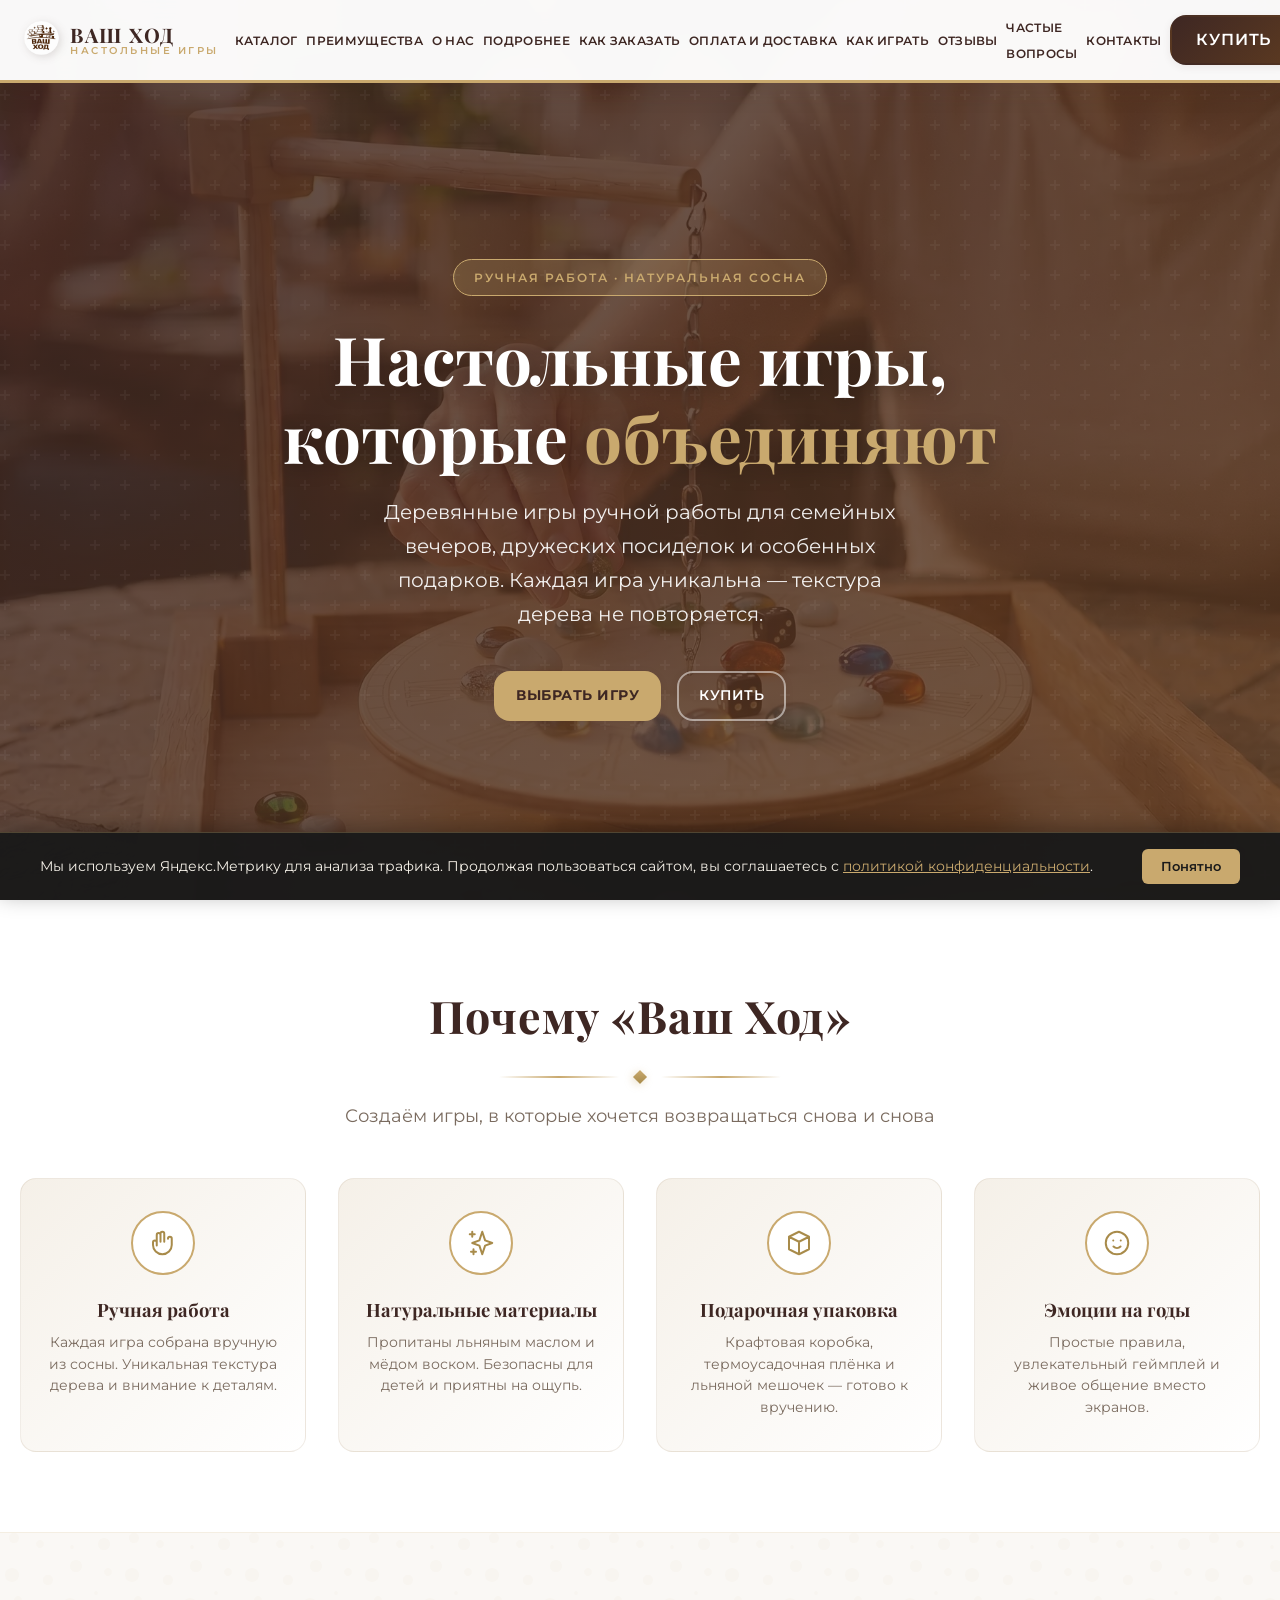
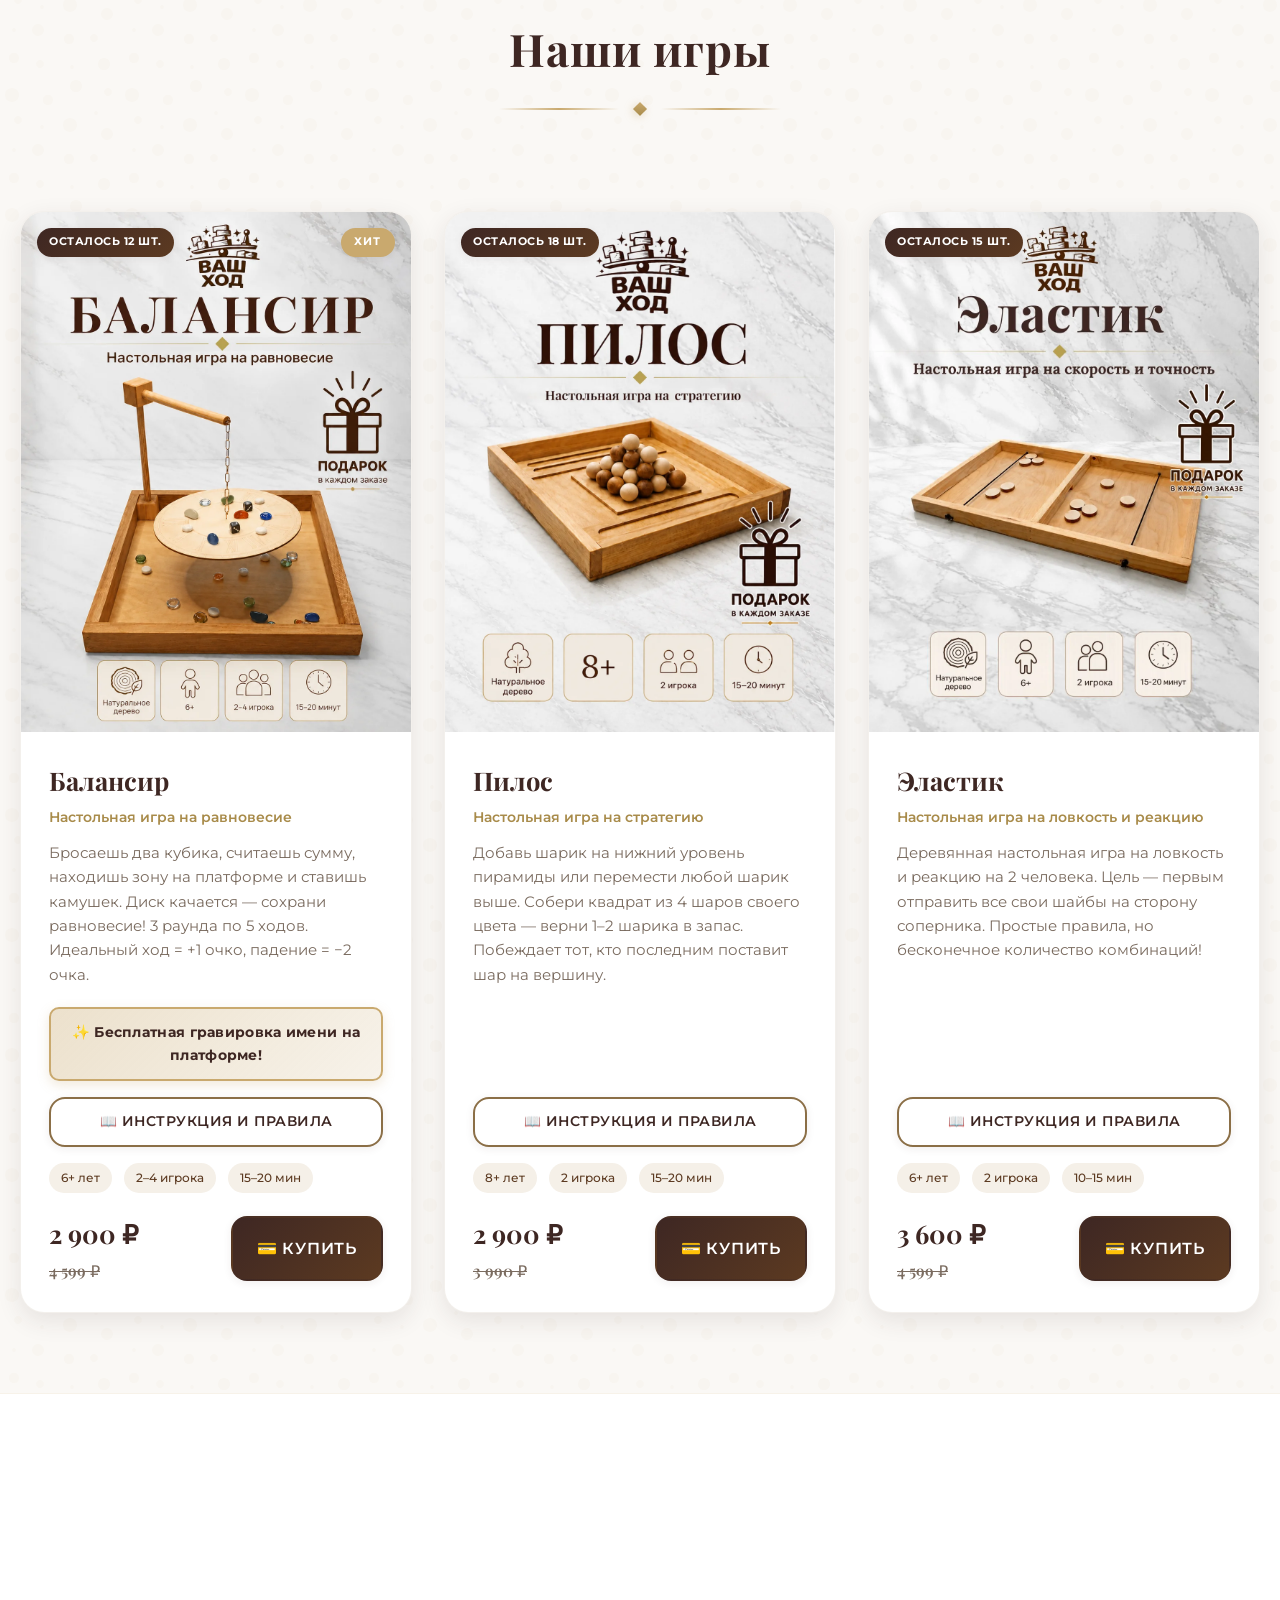
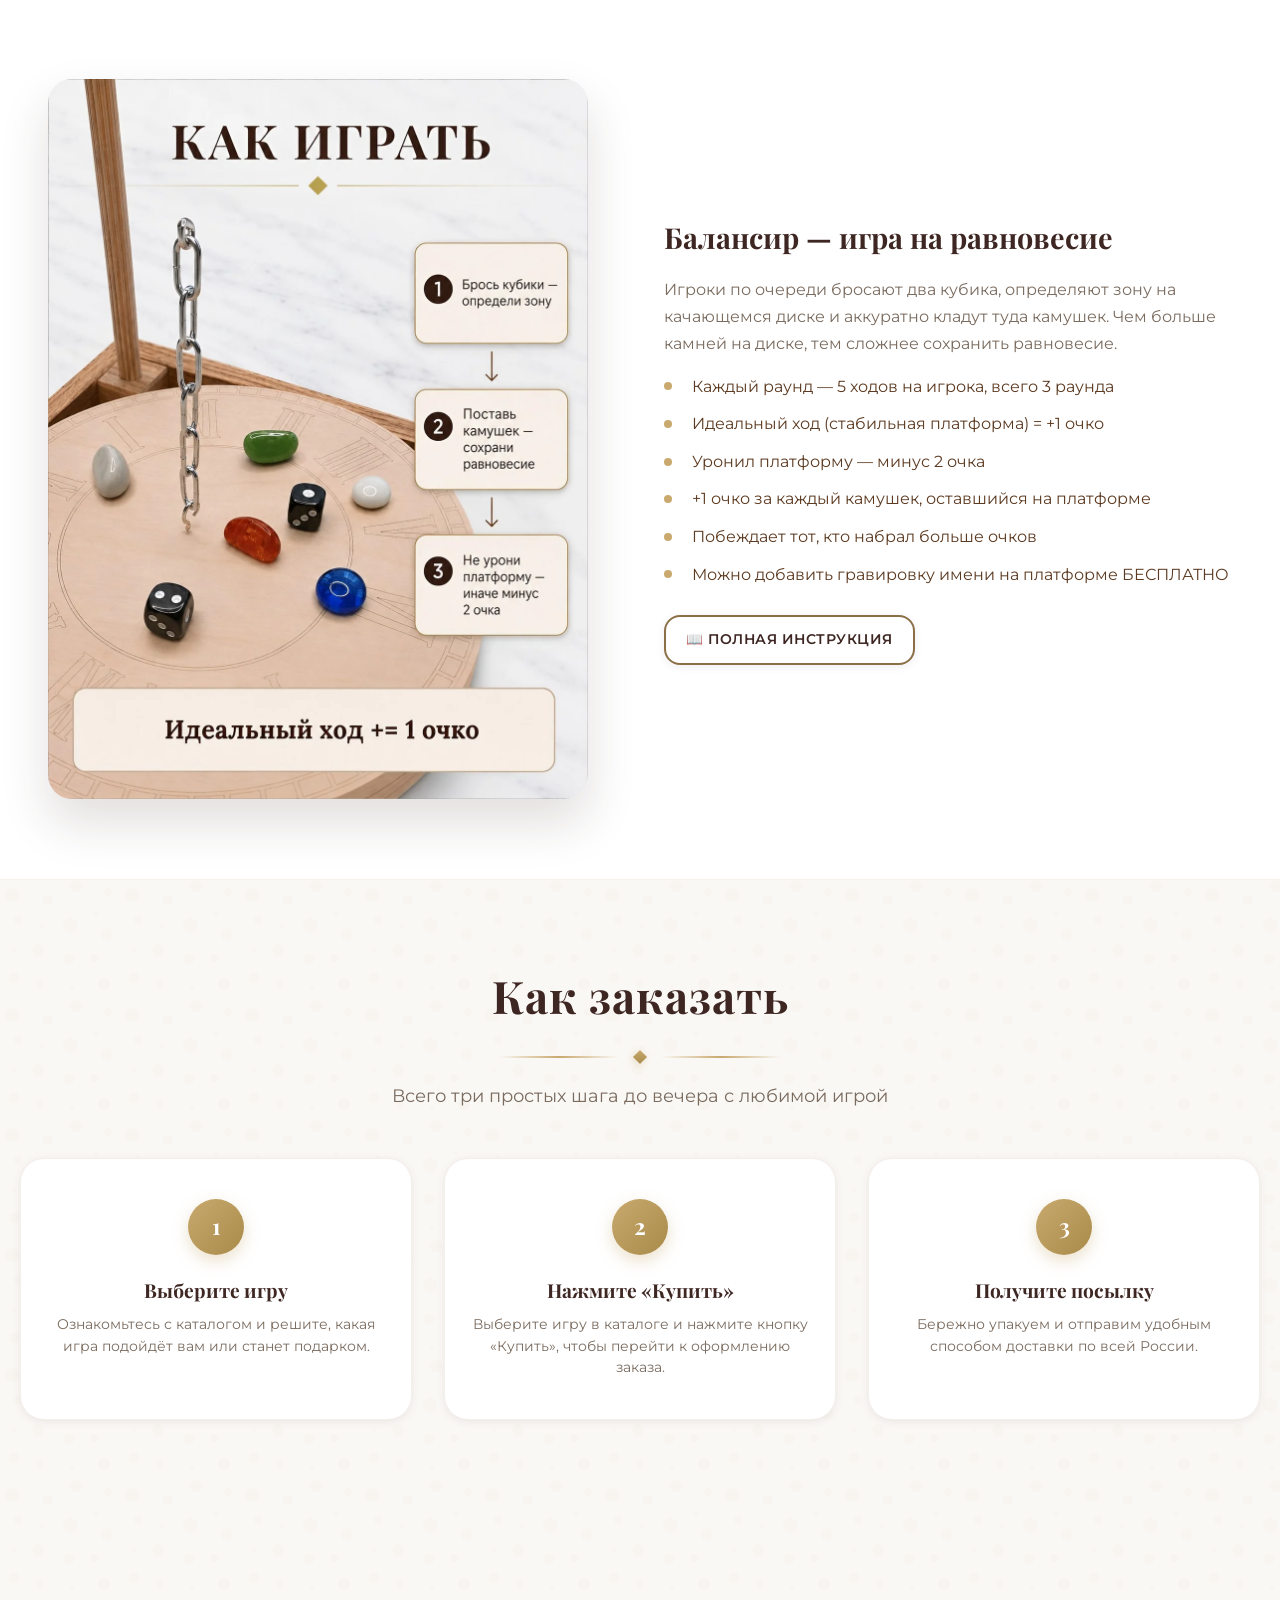
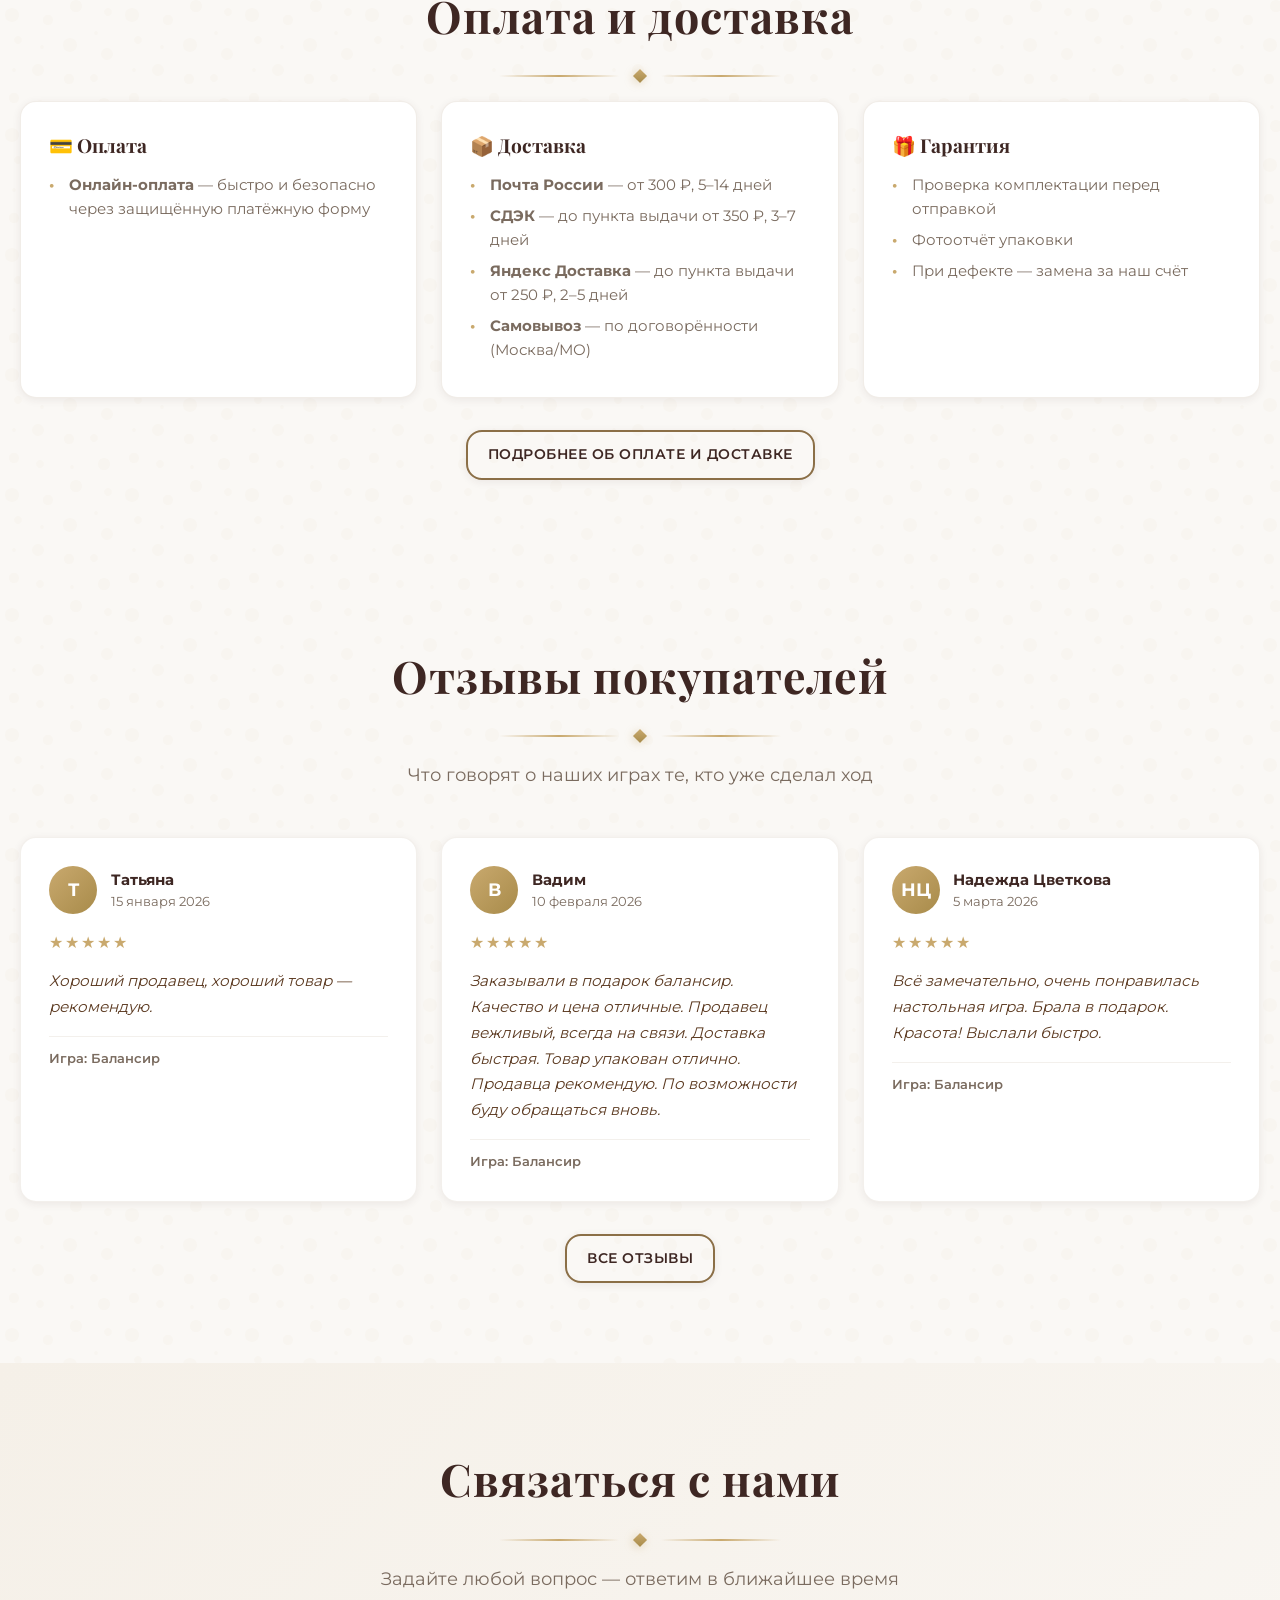
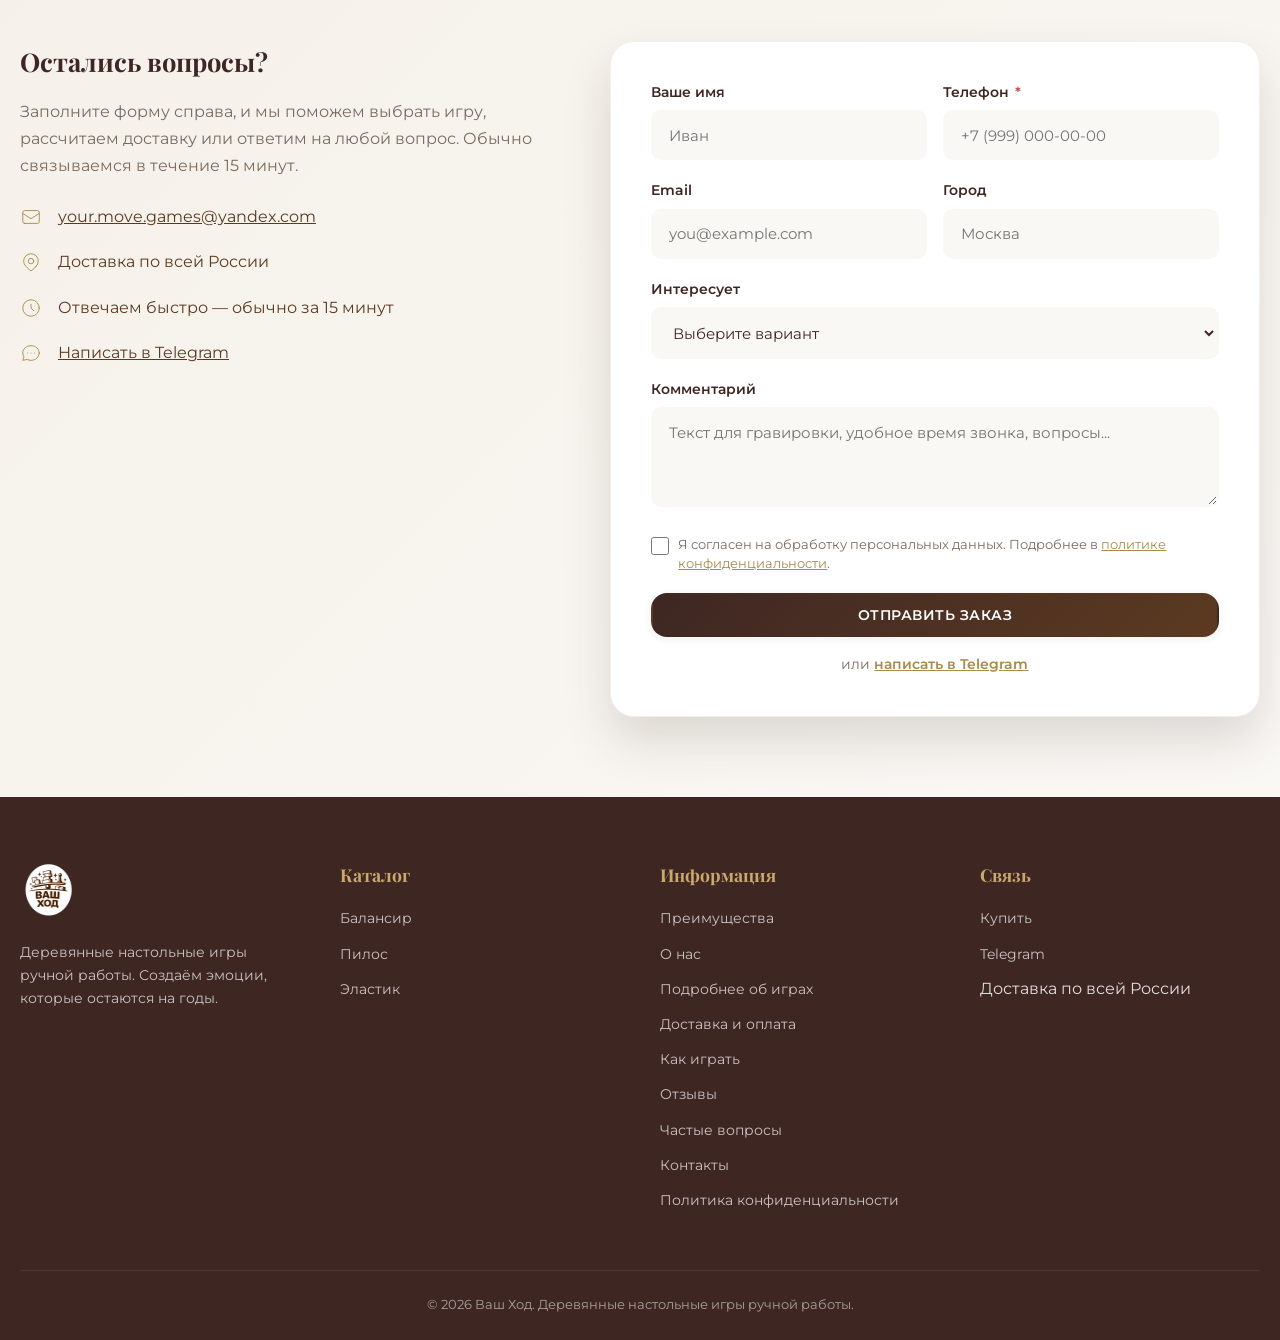
<file: index.html>
<!doctype html>
<html lang="ru">
    <head>
        <meta charset="UTF-8" />
        <meta name="geo.region" content="RU" />
        <meta name="geo.placename" content="Russia" />
        <meta name="geo.position" content="55.755826;37.6173" />
        <meta name="ICBM" content="55.755826, 37.6173" />
        <meta name="viewport" content="width=device-width, initial-scale=1.0" />
        <link rel="icon" type="image/x-icon" href="/favicon.ico" />
        <link rel="icon" type="image/png" sizes="32x32" href="/favicon.png" />
        <link rel="apple-touch-icon" sizes="180x180" href="/apple-touch-icon.png" />
        <title>Ваш Ход — Деревянные настольные игры ручной работы</title>
        <meta
            name="description"
            content="Ваш Ход — авторские деревянные настольные игры ручной работы из натуральных материалов. Балансир, Пилос и Эластик. Подарочная упаковка. Доставка по России."
        />
        <meta
            name="keywords"
            content="деревянные настольные игры, Ваш Ход, Балансир, Пилос, Эластик, ручная работа, подарок, настольная игра"
        />

        <!-- Open Graph -->
        <meta property="og:type" content="website" />
        <meta property="og:url" content="https://vashhod.online/" />
        <meta
            property="og:title"
            content="Ваш Ход — Деревянные настольные игры ручной работы"
        />
        <meta
            property="og:description"
            content="Авторские деревянные настольные игры ручной работы. Балансир, Пилос, Эластик. Подарочная упаковка."
        />
        <meta property="og:image" content="https://vashhod.online/images/balansir/main.webp?v=3" />
        <meta property="og:locale" content="ru_RU" />

        <!-- Fonts -->
        <!-- Styles -->
        <link rel="stylesheet" href="fonts/fonts.css" />
<link rel="stylesheet" href="css/style.css?v=7" />

        <!-- Schema.org -->
        <script type="application/ld+json">
            {
                "@context": "https://schema.org",
                "@graph": [
                    {
                        "@type": "Organization",
                        "name": "Ваш Ход",
                        "description": "Деревянные настольные игры ручной работы",
                        "url": "https://vashhod.online",
                        "logo": "https://vashhod.online/images/logo.png",
                        "address": {
                            "@type": "PostalAddress",
                            "addressCountry": "RU"
                        },
                        "sameAs": []
                    },
                    {
                        "@type": "Product",
                        "name": "Балансир",
                        "image": "images/balansir/main.webp?v=3",
                        "description": "Настольная игра на равновесие из натурального дерева",
                        "brand": { "@type": "Brand", "name": "Ваш Ход" },
                        "offers": {
                            "@type": "Offer",
                            "price": "2900",
                            "priceCurrency": "RUB",
                            "availability": "https://schema.org/InStock",
                            "url": "https://vashhod.online/balansir.html"
                        }
                    },
                    {
                        "@type": "Product",
                        "name": "Пилос",
                        "image": "images/pilos/main.webp?v=3",
                        "description": "Настольная игра на стратегию из натурального дерева",
                        "brand": { "@type": "Brand", "name": "Ваш Ход" },
                        "offers": {
                            "@type": "Offer",
                            "price": "2900",
                            "priceCurrency": "RUB",
                            "availability": "https://schema.org/InStock",
                            "url": "https://vashhod.online/pilos.html"
                        }
                    },
                    {
                        "@type": "Product",
                        "name": "Эластик",
                        "image": "https://vashhod.online/images/elastik/main.webp?v=3",
                        "description": "Настольная игра на меткость из натурального дерева ручной работы",
                        "brand": { "@type": "Brand", "name": "Ваш Ход" },
                        "offers": {
                            "@type": "Offer",
                            "price": "3600",
                            "priceCurrency": "RUB",
                            "availability": "https://schema.org/InStock",
                            "url": "https://vashhod.online/elastik.html"
                        }
                    }
                ]
            }
        </script>
        <style>.hp-field{position:absolute;left:-9999px;top:-9999px;opacity:0;height:0;width:0;overflow:hidden;}</style>
    
<!-- Yandex.Metrika -->
<script>window.yandexMetrikaId = '109822269';</script>
<script src="js/metrika.js"></script>
<noscript><div>src="https://mc.yandex.ru/watch/109822269" style="position:absolute; left:-9999px;" alt="" /></div></noscript>
<!-- /Yandex.Metrika -->
    <link rel="canonical" href="https://vashhod.online/" />
</head>
    <body>
        <!-- Header -->
        <header class="header" id="header">
            <div class="container nav">
                <a href="#" class="logo" aria-label="Ваш Ход — на главную">
                    <picture><source srcset="images/logo.webp" type="image/webp"><img src="images/logo.png"
                        alt="Логотип Ваш Ход"
                        width="56"
                        height="56"
                    /></picture>
                    <div class="logo-text">
                        <span class="logo-main">ВАШ ХОД</span>
                        <span class="logo-sub">Настольные игры</span>
                    </div>
                </a>

                <nav aria-label="Главное меню">
                    <ul class="nav-menu" id="navMenu">
                        <li><a href="#catalog" class="nav-link">Каталог</a></li>
                        <li>
                            <a href="#features" class="nav-link"
                                >Преимущества</a
                            >
                        </li>
                        <li>
                            <a href="about.html" class="nav-link">О нас</a>
                        </li>
                        <li>
                            <a href="#details" class="nav-link">Подробнее</a>
                        </li>
                        <li>
                            <a href="#order" class="nav-link">Как заказать</a>
                        </li>
                        <li>
                            <a href="delivery.html" class="nav-link"
                                >Оплата и доставка</a
                            >
                        </li>
                        <li>
                            <a href="wiki.html" class="nav-link">Как играть</a>
                        </li>
                        <li>
                            <a href="reviews.html" class="nav-link">Отзывы</a>
                        </li>
                        <li>
                            <a href="faq.html" class="nav-link"
                                >Частые<br />вопросы</a
                            >
                        </li>
                        <li>
                            <a href="#contact" class="nav-link">Контакты</a>
                        </li>
<li class="nav-cta">
                            <a
                                href="checkout.html"
                                class="btn btn-primary"
                                style="
                                    padding: 0.65rem 1.5rem;
                                    font-size: 1rem;
                                    letter-spacing: 0.8px;
                                "
                                >Купить</a
                            >
                        </li>
                    </ul>
                </nav>

                <a
                    href="checkout.html"
                    class="btn btn-primary desktop-cta"
                    style="
                        padding: 0.65rem 1.5rem;
                        font-size: 1rem;
                        letter-spacing: 0.8px;
                    "
                    >Купить</a
                >
<button
                    class="mobile-menu-btn"
                    id="mobileMenuBtn"
                    aria-label="Открыть меню"
                    aria-expanded="false"
                    aria-controls="navMenu"
                >
                    <span></span>
                    <span></span>
                    <span></span>
                </button>
            </div>
        </header>

        <main>
            <!-- Hero -->
            <section class="hero" id="hero">
                <div class="hero-bg" aria-hidden="true"></div>
                <div class="hero-pattern" aria-hidden="true"></div>
                <div class="container hero-content">
                    <span class="hero-badge"
                        >Ручная работа · Натуральная сосна</span
                    >
                    <h1 class="hero-title">
                        Настольные игры, <br />которые <span>объединяют</span>
                    </h1>
                    <p class="hero-desc">
                        Деревянные игры ручной работы для семейных
                        вечеров, дружеских посиделок и особенных подарков.
                        Каждая игра уникальна — текстура дерева не повторяется.
                    </p>
                    <div class="hero-actions">
                        <a href="#catalog" class="btn btn-primary"
                            >Выбрать игру</a
                        >
                        <a href="#contact" class="btn btn-outline"
                            >Купить</a
                        >
                    </div>
                </div>
            </section>

            <!-- Features -->
            <section class="section features" id="features">
                <div class="container">
                    <h2 class="section-title animate-on-scroll">
                        Почему «Ваш Ход»
                    </h2>
                    <div class="gold-line animate-on-scroll">
                        <div class="diamond"></div>
                    </div>
                    <p class="section-subtitle animate-on-scroll">
                        Создаём игры, в которые хочется возвращаться снова и
                        снова
                    </p>

                    <div class="features-grid">
                        <article class="feature-card animate-on-scroll">
                            <div class="feature-icon" aria-hidden="true">
                                <svg
                                    xmlns="http://www.w3.org/2000/svg"
                                    fill="none"
                                    viewBox="0 0 24 24"
                                    stroke="currentColor"
                                >
                                    <path
                                        stroke-linecap="round"
                                        stroke-linejoin="round"
                                        d="M7 11.5V14m0-2.5v-6a1.5 1.5 0 113 0m-3 6a1.5 1.5 0 00-3 0v2a7.5 7.5 0 0015 0v-5a1.5 1.5 0 00-3 0m-6-3V11m0-5.5v-1a1.5 1.5 0 013 0v1m0 0V11"
                                    />
                                </svg>
                            </div>
                            <h3 class="feature-title">Ручная работа</h3>
                            <p class="feature-text">
                                Каждая игра собрана вручную из сосны.
                                Уникальная текстура дерева и внимание к деталям.
                            </p>
                        </article>

                        <article class="feature-card animate-on-scroll">
                            <div class="feature-icon" aria-hidden="true">
                                <svg
                                    xmlns="http://www.w3.org/2000/svg"
                                    fill="none"
                                    viewBox="0 0 24 24"
                                    stroke="currentColor"
                                >
                                    <path
                                        stroke-linecap="round"
                                        stroke-linejoin="round"
                                        d="M5 3v4M3 5h4M6 17v4m-2-2h4m5-16l2.286 6.857L21 12l-5.714 2.143L13 21l-2.286-6.857L5 12l5.714-2.143L13 3z"
                                    />
                                </svg>
                            </div>
                            <h3 class="feature-title">Натуральные материалы</h3>
                            <p class="feature-text">
                                Пропитаны льняным маслом и мёдом воском.
                                Безопасны для детей и приятны на ощупь.
                            </p>
                        </article>

                        <article class="feature-card animate-on-scroll">
                            <div class="feature-icon" aria-hidden="true">
                                <svg
                                    xmlns="http://www.w3.org/2000/svg"
                                    fill="none"
                                    viewBox="0 0 24 24"
                                    stroke="currentColor"
                                >
                                    <path
                                        stroke-linecap="round"
                                        stroke-linejoin="round"
                                        d="M20 7l-8-4-8 4m16 0l-8 4m8-4v10l-8 4m0-10L4 7m8 4v10M4 7v10l8 4"
                                    />
                                </svg>
                            </div>
                            <h3 class="feature-title">Подарочная упаковка</h3>
                            <p class="feature-text">
                                Крафтовая коробка, термоусадочная плёнка и
                                льняной мешочек — готово к вручению.
                            </p>
                        </article>

                        <article class="feature-card animate-on-scroll">
                            <div class="feature-icon" aria-hidden="true">
                                <svg
                                    xmlns="http://www.w3.org/2000/svg"
                                    fill="none"
                                    viewBox="0 0 24 24"
                                    stroke="currentColor"
                                >
                                    <path
                                        stroke-linecap="round"
                                        stroke-linejoin="round"
                                        d="M14.828 14.828a4 4 0 01-5.656 0M9 10h.01M15 10h.01M21 12a9 9 0 11-18 0 9 9 0 0118 0z"
                                    />
                                </svg>
                            </div>
                            <h3 class="feature-title">Эмоции на годы</h3>
                            <p class="feature-text">
                                Простые правила, увлекательный геймплей и живое
                                общение вместо экранов.
                            </p>
                        </article>
                    </div>
                </div>
            </section>

            <!-- Catalog -->
            <section class="section" id="catalog">
                <div class="container">
                    <h2 class="section-title animate-on-scroll">Наши игры</h2>
                    <div class="gold-line animate-on-scroll">
                        <div class="diamond"></div>
                    </div>
                    <p class="section-subtitle animate-on-scroll">
                        Выберите игру для себя или в подарок близким
                    </p>

                    <div class="catalog-grid">
                        <!-- Balansir -->
                        <article
                            class="product-card animate-on-scroll"
                            itemscope
                            itemtype="https://schema.org/Product"
                        >
                            <div class="product-image">
                                <picture><source srcset="images/balansir/main.webp?v=3" type="image/webp"><img src="images/balansir/main.webp?v=3" width="1086" height="1448"
                                    alt="Настольная игра Балансир"
                                    itemprop="image"
                                    data-gallery="balansir"
                                /></picture>
                                <span class="product-badge">Хит</span>
                                <span class="stock-counter">Осталось 12 шт.</span>
                            </div>
                            <div class="product-info">
                                <h3 class="product-name" itemprop="name">
                                    Балансир
                                </h3>
                                <p class="product-tagline">
                                    Настольная игра на равновесие
                                </p>
                                <p class="product-desc" itemprop="description">
                                    Бросаешь два кубика, считаешь сумму,
                                    находишь зону на платформе и ставишь
                                    камушек. Диск качается — сохрани равновесие!
                                    3 раунда по 5 ходов. Идеальный ход = +1
                                    очко, падение = −2 очка.
                                </p>
                                <div style="background: linear-gradient(135deg, rgba(201,169,110,0.35), rgba(201,169,110,0.15)); border: 2px solid var(--color-gold); border-radius: var(--radius-sm); padding: 0.75rem 1rem; margin-bottom: 1rem; font-size: 0.9rem; font-weight: 700; color: var(--color-dark); text-align: center; letter-spacing: 0.3px; box-shadow: 0 4px 12px rgba(201,169,110,0.25);">
                                    ✨ Бесплатная гравировка имени на платформе!
                                </div>
                                <a
                                    href="balansir.html"
                                    class="btn btn-outline"
                                    style="width: 100%; margin-bottom: 1rem"
                                    >📖 Инструкция и правила</a
                                >
                                <div class="product-meta">
                                    <span>6+ лет</span>
                                    <span>2–4 игрока</span>
                                    <span>15–20 мин</span>
                                </div>
                                <div class="product-footer">
                                    <div
                                        class="product-price"
                                        itemprop="offers"
                                        itemscope
                                        itemtype="https://schema.org/Offer"
                                    >
                                        <span itemprop="price" content="2900"
                                            >2 900</span
                                        >
                                        ₽
                                        <span class="old">4 599 ₽</span>
                                        <meta
                                            itemprop="priceCurrency"
                                            content="RUB"
                                        />
                                    </div>
                                    <div style="display:flex;gap:0.5rem;flex-wrap:wrap;">
                                        <a
                                            href="checkout.html"
                                            class="btn btn-primary"
                                            style="width:100%; padding:1.1rem 1.5rem; font-size:1rem; letter-spacing:0.8px;"
                                            >💳 Купить</a
                                        >
                                    </div>
                                </div>
                            </div>
                        </article>

                        <!-- Pilos -->
                        <article
                            class="product-card animate-on-scroll"
                            itemscope
                            itemtype="https://schema.org/Product"
                        >
                            <div class="product-image">
                                <picture><source srcset="images/pilos/main.webp?v=3" type="image/webp"><img src="images/pilos/main.webp?v=3" width="1086" height="1448"
                                    alt="Настольная игра Пилос"
                                    itemprop="image"
                                    data-gallery="pilos"
                                /></picture>
                                <span class="stock-counter">Осталось 18 шт.</span>
                            </div>
                            <div class="product-info">
                                <h3 class="product-name" itemprop="name">
                                    Пилос
                                </h3>
                                <p class="product-tagline">
                                    Настольная игра на стратегию
                                </p>
                                <p class="product-desc" itemprop="description">
                                    Добавь шарик на нижний уровень пирамиды или
                                    перемести любой шарик выше. Собери квадрат
                                    из 4 шаров своего цвета — верни 1–2 шарика в
                                    запас. Побеждает тот, кто последним поставит
                                    шар на вершину.
                                </p>
                                <a
                                    href="pilos.html"
                                    class="btn btn-outline"
                                    style="width: 100%; margin-bottom: 1rem"
                                    >📖 Инструкция и правила</a
                                >
                                <div class="product-meta">
                                    <span>8+ лет</span>
                                    <span>2 игрока</span>
                                    <span>15–20 мин</span>
                                </div>
                                <div class="product-footer">
                                    <div
                                        class="product-price"
                                        itemprop="offers"
                                        itemscope
                                        itemtype="https://schema.org/Offer"
                                    >
                                        <span itemprop="price" content="2900"
                                            >2 900</span
                                        >
                                        ₽
                                        <span class="old">3 990 ₽</span>
                                        <meta
                                            itemprop="priceCurrency"
                                            content="RUB"
                                        />
                                    </div>
                                    <div style="display:flex;gap:0.5rem;flex-wrap:wrap;">
                                        <a
                                            href="checkout.html"
                                            class="btn btn-primary"
                                            style="width:100%; padding:1.1rem 1.5rem; font-size:1rem; letter-spacing:0.8px;"
                                            >💳 Купить</a
                                        >
                                    </div>
                                </div>
                            </div>
                        </article>

                        <!-- Elastik -->
                        <article
                            class="product-card animate-on-scroll"
                            itemscope
                            itemtype="https://schema.org/Product"
                        >
                            <div class="product-image">
                                <picture><source srcset="images/elastik/main.webp?v=2" type="image/webp"><img src="images/elastik/main.webp?v=2" width="1086" height="1448"
                                    alt="Настольная игра Эластик"
                                    itemprop="image"
                                    data-gallery="elastik"
                                /></picture>
                                <span class="stock-counter">Осталось 15 шт.</span>
                            </div>
                            <div class="product-info">
                                <h3 class="product-name" itemprop="name">
                                    Эластик
                                </h3>
                                <p class="product-tagline">
                                    Настольная игра на ловкость и реакцию
                                </p>
                                <p class="product-desc" itemprop="description">
                                    Деревянная настольная игра на ловкость и
                                    реакцию на 2 человека. Цель — первым отправить
                                    все свои шайбы на сторону соперника. Простые
                                    правила, но бесконечное количество комбинаций!
                                </p>
                                <a
                                    href="elastik.html"
                                    class="btn btn-outline"
                                    style="width: 100%; margin-bottom: 1rem"
                                    >📖 Инструкция и правила</a
                                >
                                <div class="product-meta">
                                    <span>6+ лет</span>
                                    <span>2 игрока</span>
                                    <span>10–15 мин</span>
                                </div>
                                <div class="product-footer">
                                    <div
                                        class="product-price"
                                        itemprop="offers"
                                        itemscope
                                        itemtype="https://schema.org/Offer"
                                    >
                                        <span itemprop="price" content="3600"
                                            >3 600</span
                                        >
                                        ₽
                                        <span class="old">4 599 ₽</span>
                                        <meta
                                            itemprop="priceCurrency"
                                            content="RUB"
                                        />
                                    </div>
                                    <div style="display:flex;gap:0.5rem;flex-wrap:wrap;">
                                        <a
                                            href="checkout.html"
                                            class="btn btn-primary"
                                            style="width:100%; padding:1.1rem 1.5rem; font-size:1rem; letter-spacing:0.8px;"
                                            >💳 Купить</a
                                        >
                                    </div>
                                </div>
                            </div>
                        </article>
                    </div>
                </div>
            </section>

            <!-- Product Details -->
            <section class="section details-section" id="details">
                <div class="container">
                    <h2 class="section-title animate-on-scroll">
                        Как устроены игры
                    </h2>
                    <div class="gold-line animate-on-scroll">
                        <div class="diamond"></div>
                    </div>

                    <div
                        class="details-tabs animate-on-scroll"
                        role="tablist"
                        aria-label="Подробности об играх"
                    >
                        <button
                            class="details-tab active"
                            role="tab"
                            aria-selected="true"
                            aria-controls="panel-balansir"
                            id="tab-balansir"
                        >
                            Балансир
                        </button>
                        <button
                            class="details-tab"
                            role="tab"
                            aria-selected="false"
                            aria-controls="panel-pilos"
                            id="tab-pilos"
                        >
                            Пилос
                        </button>
                        <button
                            class="details-tab"
                            role="tab"
                            aria-selected="false"
                            aria-controls="panel-elastik"
                            id="tab-elastik"
                        >
                            Эластик
                        </button>
                        <button
                            class="details-tab"
                            role="tab"
                            aria-selected="false"
                            aria-controls="panel-craft"
                            id="tab-craft"
                        >
                            Материалы
                        </button>
                    </div>

                    <div class="details-panels">
                        <div
                            class="details-panel active"
                            id="panel-balansir"
                            role="tabpanel"
                            aria-labelledby="tab-balansir"
                        >
                            <div class="details-grid">
                                <div class="details-media">
                                    <picture><source srcset="images/balansir/howtoplay.webp?v=3" type="image/webp"><img src="images/balansir/howtoplay.webp?v=3" width="1086" height="1448"
                                        alt="Как играть в Балансир"
                                    /></picture>
                                </div>
                                <div class="details-content">
                                    <h3>Балансир — игра на равновесие</h3>
                                    <p>
                                        Игроки по очереди бросают два кубика,
                                        определяют зону на качающемся диске и
                                        аккуратно кладут туда камушек. Чем
                                        больше камней на диске, тем сложнее
                                        сохранить равновесие.
                                    </p>
                                    <ul class="details-list">
                                        <li>
                                            Каждый раунд — 5 ходов на игрока,
                                            всего 3 раунда
                                        </li>
                                        <li>
                                            Идеальный ход (стабильная платформа)
                                            = +1 очко
                                        </li>
                                        <li>Уронил платформу — минус 2 очка</li>
                                        <li>
                                            +1 очко за каждый камушек,
                                            оставшийся на платформе
                                        </li>
                                        <li>
                                            Побеждает тот, кто набрал больше
                                            очков
                                        </li>
                                        <li>
                                            Можно добавить гравировку имени на
                                            платформе БЕСПЛАТНО
                                        </li>
                                    </ul>
                                    <a
                                        href="balansir.html"
                                        class="btn btn-outline mt-2"
                                        >📖 Полная инструкция</a
                                    >
                                </div>
                            </div>
                        </div>

                        <div
                            class="details-panel"
                            id="panel-pilos"
                            role="tabpanel"
                            aria-labelledby="tab-pilos"
                            hidden
                        >
                            <div class="details-grid">
                                <div class="details-media">
                                    <picture><source srcset="images/pilos/howtoplay.webp?v=3" type="image/webp"><img src="images/pilos/howtoplay.webp?v=3" width="1086" height="1448"
                                        alt="Как играть в Пилос"
                                    /></picture>
                                </div>
                                <div class="details-content">
                                    <h3>Пилос — игра на стратегию</h3>
                                    <p>
                                        Игроки по очереди ставят или перемещают
                                        шарики на пирамиду. Цель — последним
                                        разместить шарик на вершине.
                                    </p>
                                    <ul class="details-list">
                                        <li>2 игрока, 8+ лет</li>
                                        <li>
                                            Деревянное поле-основание и 30
                                            шариков (2 цвета по 15)
                                        </li>
                                        <li>
                                            Добавить шарик на нижний уровень или
                                            переместить на уровень выше
                                        </li>
                                        <li>
                                            Квадрат из 4 шаров = возврат 1–2
                                            шаров с верхних уровней в запас
                                        </li>
                                        <li>
                                            Последний успешный ход на вершину =
                                            победа
                                        </li>
                                    </ul>
                                    <a
                                        href="pilos.html"
                                        class="btn btn-outline mt-2"
                                        >📖 Полная инструкция</a
                                    >
                                </div>
                            </div>
                        </div>

                        <div
                            class="details-panel"
                            id="panel-craft"
                            role="tabpanel"
                            aria-labelledby="tab-craft"
                            hidden
                        >
                            <div class="details-grid">
                                <div class="details-media">
                                    <picture><source srcset="images/balansir/handmade.webp?v=3" type="image/webp"><img src="images/balansir/handmade.webp?v=3" width="1086" height="1448"
                                        alt="Материалы и качество изготовления"
                                    /></picture>
                                </div>
                                <div class="details-content">
                                    <h3>Сделано вручную с заботой</h3>
                                    <p>
                                        Для каждой игры мы отбираем лучшие сорта
                                        сосны, шлифуем поверхность до
                                        шелковистости и покрываем натуральным
                                        льняным маслом с мёдом воском.
                                    </p>
                                    <ul class="details-list">
                                        <li>Натуральная сосна</li>
                                        <li>
                                            Пропитка льняным маслом и мёдом
                                            воском
                                        </li>
                                        <li>
                                            Безопасно для детей любого возраста
                                        </li>
                                        <li>
                                            Каждая текстура дерева уникальна
                                        </li>
                                        <li>
                                            Подарочная крафтовая упаковка в
                                            комплекте
                                        </li>
                                    </ul>
                                </div>
                            </div>
                        </div>
                        <div
                            class="details-panel"
                            id="panel-elastik"
                            role="tabpanel"
                            aria-labelledby="tab-elastik"
                            hidden
                        >
                            <div class="details-grid">
                                <div class="details-media">
                                    <picture><source srcset="images/elastik/howtoplay.webp" type="image/webp"><img src="images/elastik/howtoplay.webp" width="1086" height="1448"
                                        alt="Как играть в Эластик"
                                    /></picture>
                                </div>
                                <div class="details-content">
                                    <h3>Эластик — игра на ловкость</h3>
                                    <p>
                                        Деревянная настольная игра на ловкость и
                                        реакцию на 2 человека. С помощью резинки
                                        запускайте шайбы на сторону соперника.
                                        Цель — первым отправить все свои шайбы
                                        на чужую половину!
                                    </p>
                                    <ul class="details-list">
                                        <li>2 игрока, 6+ лет</li>
                                        <li>
                                            Деревянное поле с перегородкой и 10
                                            шайб одного цвета
                                        </li>
                                        <li>
                                            Каждый игрок берёт по 5 шайб и
                                            выкладывает их на своей стороне
                                        </li>
                                        <li>
                                            Запустите шайбу резинкой так, чтобы
                                            она оказалась на стороне соперника
                                        </li>
                                        <li>
                                            Первым отправьте все свои шайбы на
                                            чужую половину
                                        </li>
                                        <li>
                                            Промах: шайба возвращается на свою
                                            сторону
                                        </li>
                                    </ul>
                                    <a
                                        href="elastik.html"
                                        class="btn btn-outline mt-2"
                                        >📖 Полная инструкция</a
                                    >
                                </div>
                            </div>
                        </div>
                    </div>
                </div>
            </section>

            <!-- How to Order -->
            <section class="section" id="order">
                <div class="container">
                    <h2 class="section-title animate-on-scroll">
                        Как заказать
                    </h2>
                    <div class="gold-line animate-on-scroll">
                        <div class="diamond"></div>
                    </div>
                    <p class="section-subtitle animate-on-scroll">
                        Всего три простых шага до вечера с любимой игрой
                    </p>

                    <div class="steps-grid">
                        <article class="step-card animate-on-scroll">
                            <div class="step-number">1</div>
                            <h3 class="step-title">Выберите игру</h3>
                            <p class="step-text">
                                Ознакомьтесь с каталогом и решите, какая игра
                                подойдёт вам или станет подарком.
                            </p>
                        </article>

                        <article class="step-card animate-on-scroll">
                            <div class="step-number">2</div>
                            <h3 class="step-title">Нажмите «Купить»</h3>
                            <p class="step-text">
                                Выберите игру в каталоге и нажмите кнопку
                                «Купить», чтобы перейти к оформлению заказа.
                            </p>
                        </article>

                        <article class="step-card animate-on-scroll">
                            <div class="step-number">3</div>
                            <h3 class="step-title">Получите посылку</h3>
                            <p class="step-text">
                                Бережно упакуем и отправим удобным способом
                                доставки по всей России.
                            </p>
                        </article>
                    </div>
                </div>
            </section>

            <!-- Payment & Delivery -->
            <section class="section" id="payment-delivery">
                <div class="container">
                    <h2 class="section-title animate-on-scroll">
                        Оплата и доставка
                    </h2>
                    <div class="gold-line animate-on-scroll">
                        <div class="diamond"></div>
                    </div>
                    <div class="instructions-grid" style="margin-bottom: 2rem;">
                        <div class="instruction-card animate-on-scroll">
                            <h3>💳 Оплата</h3>
                            <ul>
                                <li><strong>Онлайн-оплата</strong> — быстро и безопасно через защищённую платёжную форму</li>
                            </ul>
                        </div>
                        <div class="instruction-card animate-on-scroll">
                            <h3>📦 Доставка</h3>
                            <ul>
                                <li><strong>Почта России</strong> — от 300 ₽, 5–14 дней</li>
                                <li><strong>СДЭК</strong> — до пункта выдачи от 350 ₽, 3–7 дней</li>
                                <li><strong>Яндекс Доставка</strong> — до пункта выдачи от 250 ₽, 2–5 дней</li>
                                <li><strong>Самовывоз</strong> — по договорённости (Москва/МО)</li>
                            </ul>
                        </div>
                        <div class="instruction-card animate-on-scroll">
                            <h3>🎁 Гарантия</h3>
                            <ul>
                                <li>Проверка комплектации перед отправкой</li>
                                <li>Фотоотчёт упаковки</li>
                                <li>При дефекте — замена за наш счёт</li>
                            </ul>
                        </div>
                    </div>
                    <div class="btn-group">
                        <a href="delivery.html" class="btn btn-outline">Подробнее об оплате и доставке</a>
                    </div>
                </div>
            </section>


            <!-- Reviews -->
            <section class="section" id="reviews">
                <div class="container">
                    <h2 class="section-title animate-on-scroll">Отзывы покупателей</h2>
                    <div class="gold-line animate-on-scroll">
                        <div class="diamond"></div>
                    </div>
                    <p class="section-subtitle animate-on-scroll">
                        Что говорят о наших играх те, кто уже сделал ход
                    </p>

                    <div class="reviews-grid">
                        <div class="review-card animate-on-scroll">
                            <div class="review-header">
                                <div class="review-avatar">Т</div>
                                <div class="review-meta">
                                    <div class="review-name">Татьяна</div>
                                    <div class="review-date">15 января 2026</div>
                                </div>
                            </div>
                            <div class="review-stars">★★★★★</div>
                            <p class="review-text">
                                Хороший продавец, хороший товар — рекомендую.
                            </p>
                            <div class="review-product">Игра: Балансир</div>
                        </div>

                        <div class="review-card animate-on-scroll">
                            <div class="review-header">
                                <div class="review-avatar">В</div>
                                <div class="review-meta">
                                    <div class="review-name">Вадим</div>
                                    <div class="review-date">10 февраля 2026</div>
                                </div>
                            </div>
                            <div class="review-stars">★★★★★</div>
                            <p class="review-text">
                                Заказывали в подарок балансир. Качество и цена отличные. Продавец вежливый, всегда на связи. Доставка быстрая. Товар упакован отлично. Продавца рекомендую. По возможности буду обращаться вновь.
                            </p>
                            <div class="review-product">Игра: Балансир</div>
                        </div>

                        <div class="review-card animate-on-scroll">
                            <div class="review-header">
                                <div class="review-avatar">НЦ</div>
                                <div class="review-meta">
                                    <div class="review-name">Надежда Цветкова</div>
                                    <div class="review-date">5 марта 2026</div>
                                </div>
                            </div>
                            <div class="review-stars">★★★★★</div>
                            <p class="review-text">
                                Всё замечательно, очень понравилась настольная игра. Брала в подарок. Красота! Выслали быстро.
                            </p>
                            <div class="review-product">Игра: Балансир</div>
                        </div>
                    </div>

                    <div style="text-align:center;margin-top:2rem;">
                        <a href="reviews.html" class="btn btn-outline">Все отзывы</a>
                    </div>
                </div>
            </section>
            <!-- Contact / Form -->
            <section class="section contact" id="contact">
                <div class="container">
                    <h2 class="section-title animate-on-scroll">
                        Связаться с нами
                    </h2>
                    <div class="gold-line animate-on-scroll">
                        <div class="diamond"></div>
                    </div>
                    <p class="section-subtitle animate-on-scroll">
                        Задайте любой вопрос — ответим в ближайшее время
                    </p>

                    <div class="contact-grid animate-on-scroll">
                        <div class="contact-info">
                            <h3>Остались вопросы?</h3>
                            <p>
                                Заполните форму справа, и мы поможем выбрать игру,
                                рассчитаем доставку или ответим на любой вопрос.
                                Обычно связываемся в течение 15 минут.
                            </p>
                            <ul class="contact-list">
                                <li>
                                    <svg
                                        xmlns="http://www.w3.org/2000/svg"
                                        fill="none"
                                        viewBox="0 0 24 24"
                                        stroke="currentColor"
                                    >
                                        <path
                                            stroke-linecap="round"
                                            stroke-linejoin="round"
                                            d="M3 8l7.89 5.26a2 2 0 002.22 0L21 8M5 19h14a2 2 0 002-2V7a2 2 0 00-2-2H5a2 2 0 00-2 2v10a2 2 0 002 2z"
                                        />
                                    </svg>
                                    <a
                                        href="mailto:your.move.games@yandex.com"
                                        style="
                                            color: inherit;
                                            text-decoration: underline;
                                        "
                                        >your.move.games@yandex.com</a
                                    >
                                </li>
                                <li>
                                    <svg
                                        xmlns="http://www.w3.org/2000/svg"
                                        fill="none"
                                        viewBox="0 0 24 24"
                                        stroke="currentColor"
                                    >
                                        <path
                                            stroke-linecap="round"
                                            stroke-linejoin="round"
                                            d="M17.657 16.657L13.414 20.9a1.998 1.998 0 01-2.827 0l-4.244-4.243a8 8 0 1111.314 0z"
                                        />
                                        <path
                                            stroke-linecap="round"
                                            stroke-linejoin="round"
                                            d="M15 11a3 3 0 11-6 0 3 3 0 016 0z"
                                        />
                                    </svg>
                                    <span>Доставка по всей России</span>
                                </li>
                                <li>
                                    <svg
                                        xmlns="http://www.w3.org/2000/svg"
                                        fill="none"
                                        viewBox="0 0 24 24"
                                        stroke="currentColor"
                                    >
                                        <path
                                            stroke-linecap="round"
                                            stroke-linejoin="round"
                                            d="M12 8v4l3 3m6-3a9 9 0 11-18 0 9 9 0 0118 0z"
                                        />
                                    </svg>
                                    <span>Отвечаем быстро — обычно за 15 минут</span>
                                </li>
                                <li>
                                    <svg
                                        xmlns="http://www.w3.org/2000/svg"
                                        fill="none"
                                        viewBox="0 0 24 24"
                                        stroke="currentColor"
                                    >
                                        <path
                                            stroke-linecap="round"
                                            stroke-linejoin="round"
                                            d="M8 12h.01M12 12h.01M16 12h.01M21 12c0 4.418-4.03 8-9 8a9.863 9.863 0 01-4.255-.949L3 20l1.395-3.72C3.512 15.042 3 13.574 3 12c0-4.418 4.03-8 9-8s9 3.582 9 8z"
                                        />
                                    </svg>
                                    <a
                                        href="https://t.me/Vash_Hod"
                                        target="_blank"
                                        rel="noopener"
                                        style="
                                            color: inherit;
                                            text-decoration: underline;
                                        "
                                        >Написать в Telegram</a
                                    >

                                </li>
                            </ul>
                        </div>

                        <form class="contact-form" id="orderForm">
                            <div
                                class="form-success"
                                id="formSuccess"
                                role="status"
                                aria-live="polite"
                            >
                                ✅ Спасибо! Сообщение отправлено. Мы скоро
                                свяжемся с вами.
                            </div>

                            <div class="form-row">
                                <div class="form-group">
                                    <label for="name" class="form-label"
                                        >Ваше имя</label
                                    >
                                    <input
                                        type="text"
                                        id="name"
                                        name="name"
                                        class="form-control"
                                        placeholder="Иван"
                                    />
                                </div>
                                <div class="form-group">
                                    <label for="phone" class="form-label"
                                        >Телефон
                                        <span
                                            class="required"
                                            aria-label="обязательно"
                                            >*</span
                                        ></label
                                    >
                                    <input
                                        type="tel"
                                        id="phone"
                                        name="phone"
                                        class="form-control"
                                        placeholder="+7 (999) 000-00-00"
                                        required
                                    />
                                </div>
                            </div>

                            <div class="form-row">
                                <div class="form-group">
                                    <label for="email" class="form-label"
                                        >Email</label
                                    >
                                    <input
                                        type="email"
                                        id="email"
                                        name="email"
                                        class="form-control"
                                        placeholder="you@example.com"
                                    />
                                </div>
                                <div class="form-group">
                                    <label for="city" class="form-label"
                                        >Город</label
                                    >
                                    <input
                                        type="text"
                                        id="city"
                                        name="city"
                                        class="form-control"
                                        placeholder="Москва"
                                    />
                                </div>
                            </div>

                            <div class="form-group">
                                <label for="product" class="form-label"
                                    >Интересует</label
                                >
                                <select
                                    id="product"
                                    name="product"
                                    class="form-select"
                                >
                                    <option value="">Выберите вариант</option>
                                    <option value="Балансир">
                                        Балансир — 2 900 ₽
                                    </option>
                                    <option value="Пилос">
                                        Пилос — 2 900 ₽
                                    </option>
                                    <option value="Эластик">
                                        Эластик — 3 600 ₽
                                    </option>
                                    <option value="Другой вопрос">
                                        Другой вопрос
                                    </option>
                                </select>
                            </div>

                            <div class="form-group">
                                <label for="message" class="form-label"
                                    >Комментарий</label
                                >
                                <textarea
                                    id="message"
                                    name="message"
                                    class="form-textarea"
                                    placeholder="Текст для гравировки, удобное время звонка, вопросы..."
                                ></textarea>
                            </div>

                            <div class="form-group">
                                <label class="form-check">
                                    <input
                                        type="checkbox"
                                        name="consent"
                                        required
                                    />
                                    <span
                                        >Я согласен на обработку персональных
                                        данных. Подробнее в
                                        <a href="privacy.html" target="_blank"
                                            >политике конфиденциальности</a
                                        >.</span
                                    >
                                </label>
                            </div>

                            <!-- Honeypot: bots fill this, humans don't -->
                            <div class="hp-field">
                                <label for="website-idx">Website</label>
                                <input type="text" id="website-idx" name="website" tabindex="-1" autocomplete="off" />
                            </div>

                            <button
                                type="submit"
                                class="btn btn-primary"
                                style="width: 100%"
                            >
                                Отправить заказ
                            </button>

                            <div
                                style="
                                    text-align: center;
                                    margin-top: 1rem;
                                    color: var(--color-text-muted);
                                    font-size: 0.9rem;
                                "
                            >
                                или
                                <a
                                    href="https://t.me/Vash_Hod"
                                    target="_blank"
                                    rel="noopener"
                                    style="
                                        color: var(--color-gold-dark);
                                        text-decoration: underline;
                                        font-weight: 600;
                                    "
                                    >написать в Telegram</a
                                >

                            </div>
                        </form>
                    </div>
                </div>
            </section>
        </main>

        <!-- Footer -->
        <footer class="footer">
            <div class="container">
                <div class="footer-grid">
                    <div class="footer-brand">
                        <picture><source srcset="images/logo.webp" type="image/webp"><img src="images/logo.png" width="56" height="56"
                            alt="Логотип Ваш Ход"
                            loading="lazy"
                        /></picture>
                        <p>
                            Деревянные настольные игры ручной работы. Создаём
                            эмоции, которые остаются на годы.
                        </p>
                    </div>

                    <div>
                        <h4 class="footer-title">Каталог</h4>
                        <ul class="footer-links">
                            <li><a href="#catalog">Балансир</a></li>
                            <li><a href="#catalog">Пилос</a></li>
                            <li><a href="#catalog">Эластик</a></li>
                        </ul>
                    </div>

                    <div>
                        <h4 class="footer-title">Информация</h4>
                        <ul class="footer-links">
                            <li><a href="#features">Преимущества</a></li>
                            <li><a href="about.html">О нас</a></li>
                            <li><a href="#details">Подробнее об играх</a></li>
                            <li>
                                <a href="delivery.html">Доставка и оплата</a>
                            </li>
                            <li><a href="wiki.html">Как играть</a></li>
                            <li><a href="reviews.html">Отзывы</a></li>
                            <li><a href="faq.html">Частые вопросы</a></li>
                            <li><a href="#contact">Контакты</a></li>
                            <li><a href="privacy.html">Политика конфиденциальности</a></li>
                        </ul>
                    </div>

                    <div>
                        <h4 class="footer-title">Связь</h4>
                        <ul class="footer-links">
                            <li><a href="#contact">Купить</a></li>
                            <li>
                                <a
                                    href="https://t.me/Vash_Hod"
                                    target="_blank"
                                    rel="noopener"
                                    >Telegram</a
                                >
                            </li>

                            <li><span>Доставка по всей России</span></li>
                        </ul>
                    </div>
                </div>

                <div class="footer-bottom">
                    <p>
                        © 2026 Ваш Ход. Деревянные
                        настольные игры ручной работы.
                    </p>
                </div>
            </div>
        </footer>

        <script src="js/main.js?v=7"></script>
        <script>
            (function () {
                "use strict";

                // Google Forms config (shared with checkout.html)
                var GOOGLE_FORM_ACTION = "https://docs.google.com/forms/d/e/1FAIpQLScCROrS5v7DaF3SefUc5j82MAtJ3Fq_rvIm7MHcrBa5mHPC9Q/formResponse";
                var GOOGLE_FORM_ENTRIES = {
                    name: "entry.1149244473",
                    phone: "entry.1580911523",
                    email: "entry.1667399858",
                    city: "entry.301525233",
                    address: "entry.714641290",
                    games: "entry.1210573323",
                    total: "entry.1933461006",
                    comment: "entry.1473667604",
                };

                var productPrices = {
                    "Балансир": 2900,
                    "Пилос": 2900,
                    "Эластик": 3600,
                    "Другой вопрос": 0,
                };

                function sendToGoogleForms(params) {
                    var form = document.createElement("form");
                    form.action = GOOGLE_FORM_ACTION;
                    form.method = "POST";
                    form.target = "gf-iframe-index";
                    form.style.display = "none";

                    for (var key in params) {
                        if (params.hasOwnProperty(key)) {
                            var input = document.createElement("input");
                            input.type = "hidden";
                            input.name = key;
                            input.value = params[key];
                            form.appendChild(input);
                        }
                    }

                    var iframe = document.getElementById("gf-iframe-index");
                    if (!iframe) {
                        iframe = document.createElement("iframe");
                        iframe.name = "gf-iframe-index";
                        iframe.id = "gf-iframe-index";
                        iframe.style.display = "none";
                        document.body.appendChild(iframe);
                    }

                    document.body.appendChild(form);
                    form.submit();
                    document.body.removeChild(form);
                }

                var orderForm = document.getElementById("orderForm");
                if (orderForm) {
                    orderForm.addEventListener("submit", function (e) {
                        e.preventDefault();

                        // Honeypot check
                        var honeypot = document.getElementById("website-idx");
                        if (honeypot && honeypot.value) {
                            return;
                        }

                        var name = orderForm.querySelector('[name="name"]');
                        var phone = orderForm.querySelector('[name="phone"]');
                        var email = orderForm.querySelector('[name="email"]');
                        var city = orderForm.querySelector('[name="city"]');
                        var product = orderForm.querySelector(
                            '[name="product"]',
                        );
                        var message = orderForm.querySelector(
                            '[name="message"]',
                        );

                        if (!phone || !phone.value.trim()) {
                            alert("Пожалуйста, укажите телефон.");
                            phone.focus();
                            return;
                        }

                        var productName = product ? product.value : "";
                        var price = productPrices[productName] || 0;
                        var orderId =
                            "VH-IDX-" +
                            new Date().toISOString().slice(0, 10).replace(/-/g, "") +
                            "-" +
                            Math.floor(1000 + Math.random() * 9000);

                        var commentValue = message ? message.value.trim() : "";
                        var fullComment = commentValue
                            ? "[" + orderId + "] " + commentValue
                            : "[" + orderId + "]";

                        var formParams = {};
                        formParams[GOOGLE_FORM_ENTRIES.name] =
                            name && name.value ? name.value.trim() : "";
                        formParams[GOOGLE_FORM_ENTRIES.phone] =
                            phone.value.trim();
                        formParams[GOOGLE_FORM_ENTRIES.email] =
                            email && email.value ? email.value.trim() : "";
                        formParams[GOOGLE_FORM_ENTRIES.city] =
                            city && city.value ? city.value.trim() : "";
                        formParams[GOOGLE_FORM_ENTRIES.address] = "—";
                        formParams[GOOGLE_FORM_ENTRIES.games] =
                            productName || "—";
                        formParams[GOOGLE_FORM_ENTRIES.total] =
                            price > 0
                                ? price.toLocaleString("ru-RU") + " ₽"
                                : "—";
                        formParams[GOOGLE_FORM_ENTRIES.comment] = fullComment;

                        sendToGoogleForms(formParams);

                        // Show success message
                        var formSuccess =
                            document.getElementById("formSuccess");
                        if (formSuccess) {
                            formSuccess.style.display = "block";
                        }
                        orderForm.reset();

                        setTimeout(function () {
                            if (formSuccess) {
                                formSuccess.style.display = "none";
                            }
                        }, 5000);
                    });
                }
            })();
        </script></body>
</html>
</file>
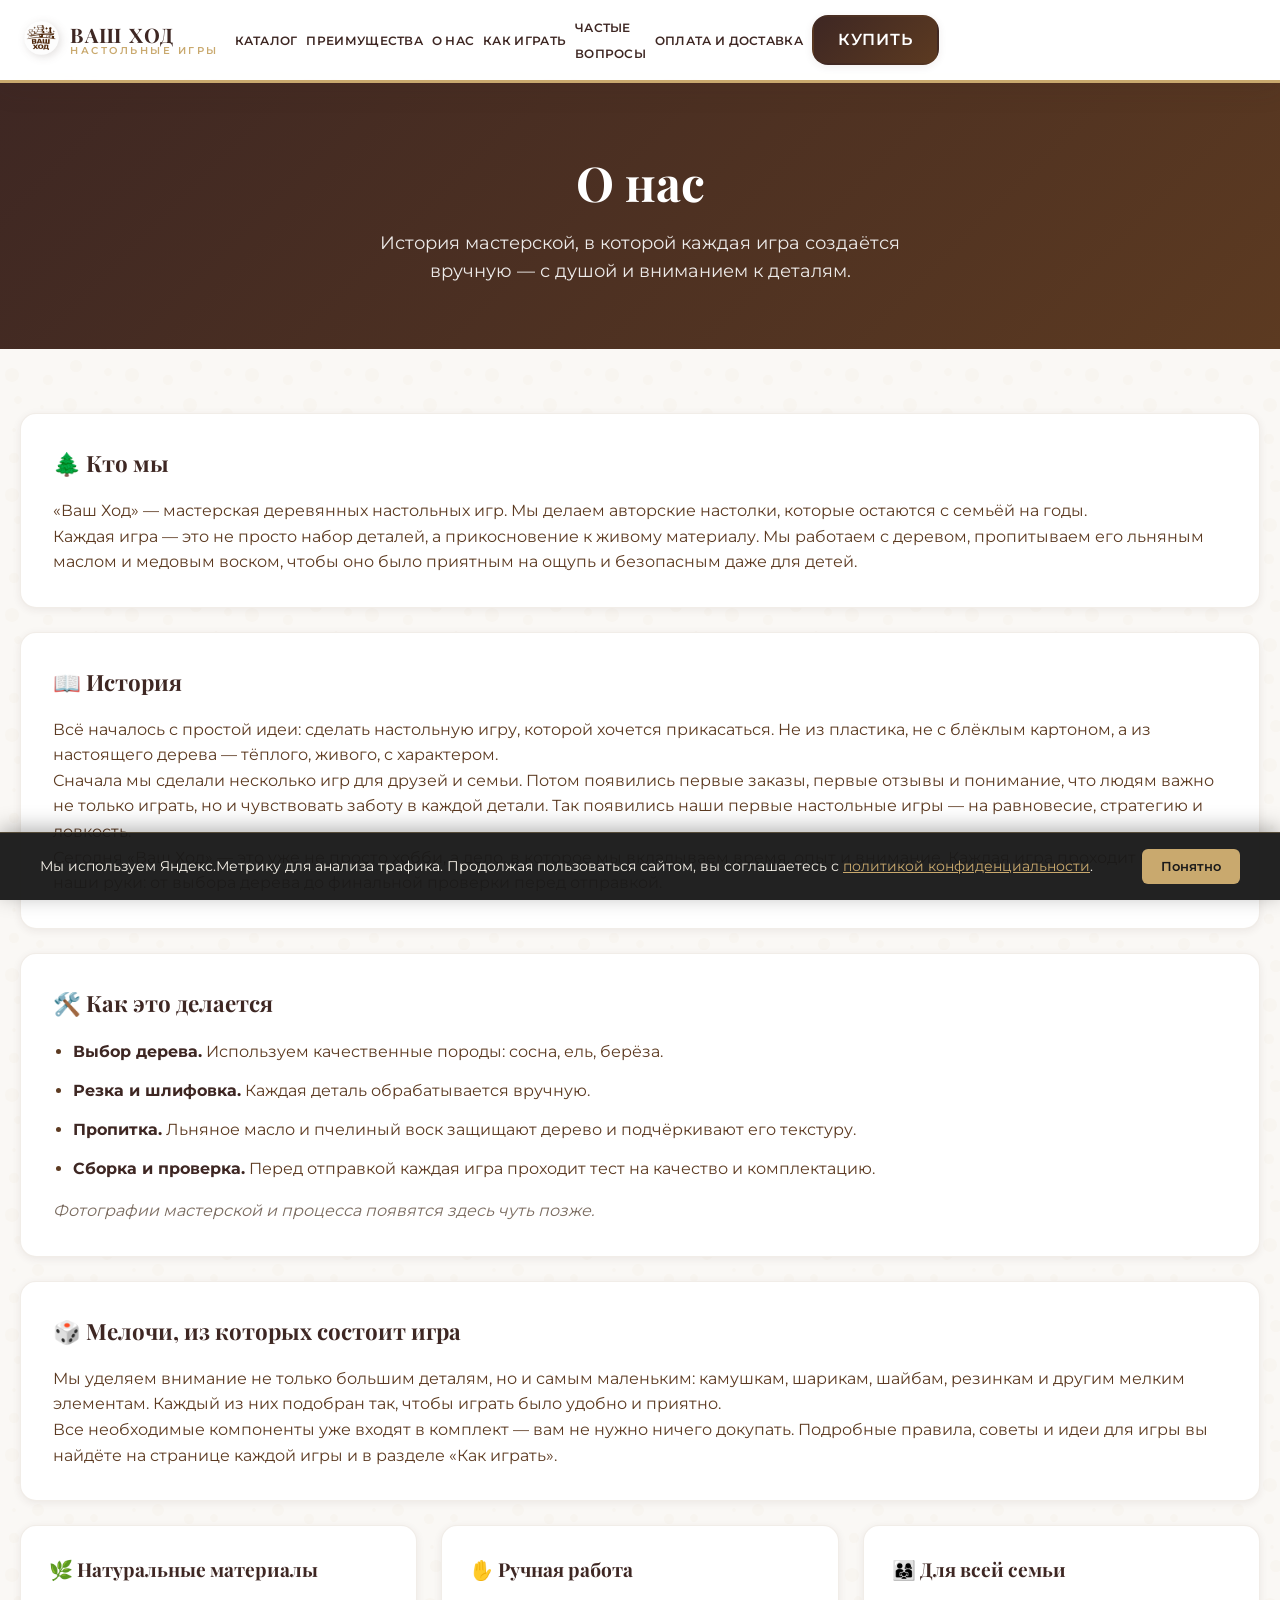
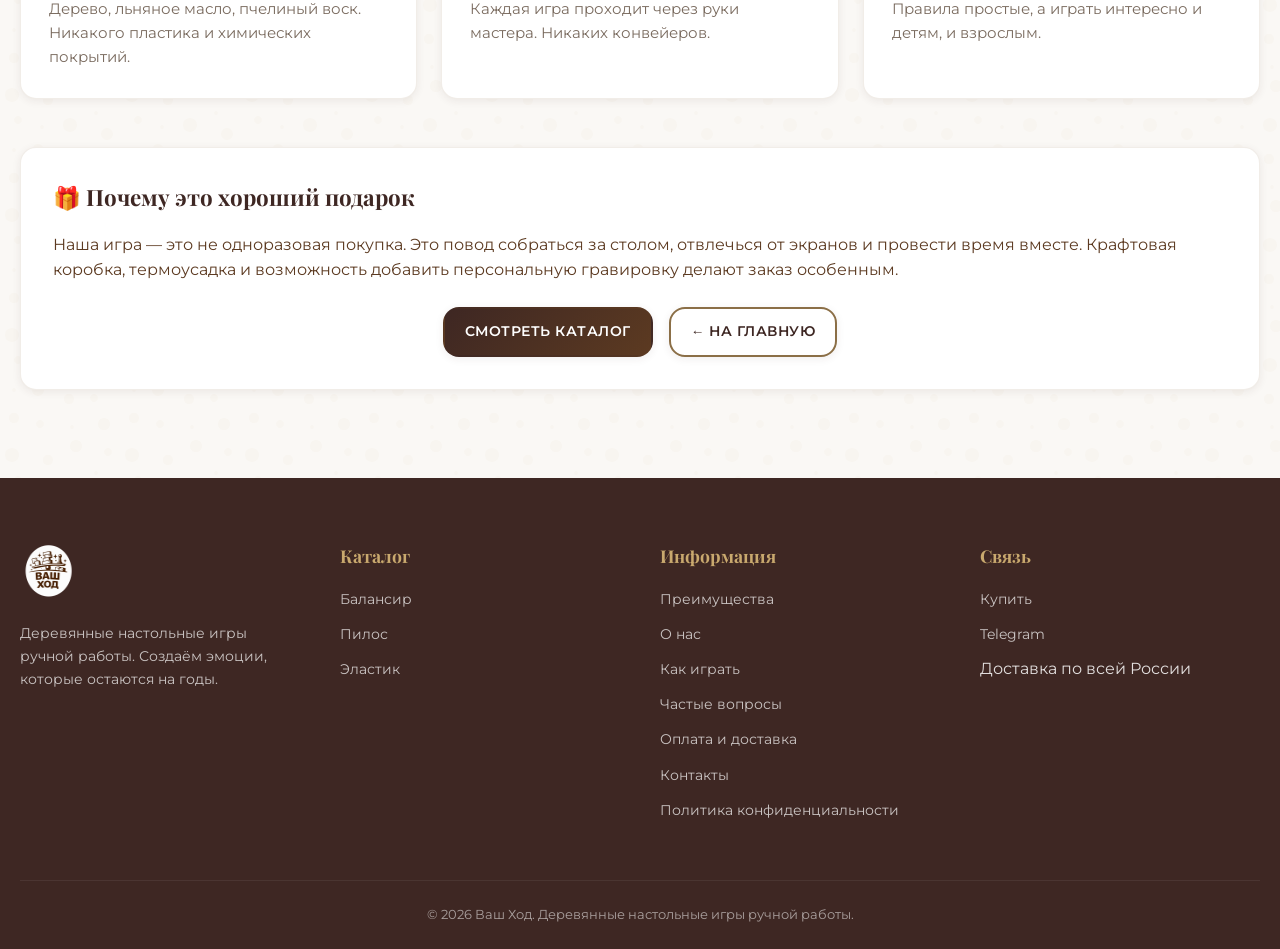
<file: about.html>
<!DOCTYPE html>
<html lang="ru">
<head>
  <meta charset="UTF-8">
  <meta name="viewport" content="width=device-width, initial-scale=1.0">
  <link rel="icon" type="image/x-icon" href="/favicon.ico">
  <link rel="icon" type="image/png" sizes="32x32" href="/favicon.png">
  <link rel="apple-touch-icon" sizes="180x180" href="/apple-touch-icon.png">
  <title>О нас | Ваш Ход</title>
  <meta name="description" content="История мастерской Ваш Ход — авторские деревянные настольные игры ручной работы из натуральных материалов.">
  <meta property="og:title" content="О нас | Ваш Ход">
  <meta property="og:description" content="Авторские деревянные настольные игры ручной работы.">
  <meta property="og:type" content="website">
  <meta property="og:url" content="https://vashhod.online/about.html">
  <meta property="og:image" content="https://vashhod.online/images/logo.png">
  <link rel="canonical" href="https://vashhod.online/about.html" />
  <link rel="stylesheet" href="fonts/fonts.css" />
  <link rel="stylesheet" href="css/style.css?v=7">
  <!-- Yandex.Metrika -->
  <script>window.yandexMetrikaId = '109822269';</script>
  <script src="js/metrika.js"></script>
  <noscript><div>src="https://mc.yandex.ru/watch/109822269" style="position:absolute; left:-9999px;" alt="" /></div></noscript>
  <!-- /Yandex.Metrika -->

        <meta name="geo.region" content="RU" />
        <meta name="geo.placename" content="Russia" />
        <meta name="geo.position" content="55.755826;37.6173" />
        <meta name="ICBM" content="55.755826, 37.6173" />
    </head>
<body>

  <!-- Header -->
  <header class="header" id="header">
    <div class="container nav">
      <a href="index.html" class="logo" aria-label="Ваш Ход — на главную">
        <picture><source srcset="images/logo.webp" type="image/webp"><img src="images/logo.png" alt="Логотип Ваш Ход" width="56" height="56"></picture>
        <div class="logo-text">
          <span class="logo-main">ВАШ ХОД</span>
          <span class="logo-sub">Настольные игры</span>
        </div>
      </a>

      <nav aria-label="Главное меню">
        <ul class="nav-menu" id="navMenu">
          <li><a href="index.html#catalog" class="nav-link">Каталог</a></li>
          <li><a href="index.html#features" class="nav-link">Преимущества</a></li>
          <li><a href="about.html" class="nav-link">О нас</a></li>
          <li><a href="wiki.html" class="nav-link">Как играть</a></li>
          <li><a href="faq.html" class="nav-link">Частые<br>вопросы</a></li>
          <li><a href="delivery.html" class="nav-link">Оплата и доставка</a></li>
<li class="nav-cta"><a href="checkout.html" class="btn btn-primary" style="padding:0.65rem 1.5rem;font-size:1rem;letter-spacing:0.8px;">Купить</a></li>
        </ul>
      </nav>

      <a href="checkout.html" class="btn btn-primary desktop-cta" style="padding:0.65rem 1.5rem;font-size:1rem;letter-spacing:0.8px;">Купить</a>
<button class="mobile-menu-btn" id="mobileMenuBtn" aria-label="Открыть меню" aria-expanded="false" aria-controls="navMenu">
        <span></span>
        <span></span>
        <span></span>
      </button>
    </div>
  </header>

  <main class="game-page">
    <section class="game-hero">
      <div class="container">
        <h1>О нас</h1>
        <p>История мастерской, в которой каждая игра создаётся вручную — с душой и вниманием к деталям.</p>
      </div>
    </section>

    <section class="instructions-section">
      <div class="container">
        <div class="instruction-block">
          <h3>🌲 Кто мы</h3>
          <p>«Ваш Ход» — мастерская деревянных настольных игр. Мы делаем авторские настолки, которые остаются с семьёй на годы.</p>
          <p>Каждая игра — это не просто набор деталей, а прикосновение к живому материалу. Мы работаем с деревом, пропитываем его льняным маслом и медовым воском, чтобы оно было приятным на ощупь и безопасным даже для детей.</p>
        </div>

        <div class="instruction-block">
          <h3>📖 История</h3>
          <p>Всё началось с простой идеи: сделать настольную игру, которой хочется прикасаться. Не из пластика, не с блёклым картоном, а из настоящего дерева — тёплого, живого, с характером.</p>
          <p>Сначала мы сделали несколько игр для друзей и семьи. Потом появились первые заказы, первые отзывы и понимание, что людям важно не только играть, но и чувствовать заботу в каждой детали. Так появились наши первые настольные игры — на равновесие, стратегию и ловкость.</p>
          <p>Сегодня «Ваш Ход» — это уже не просто хобби, а дело, в которое мы вкладываем время, опыт и внимание. Каждая игра проходит через наши руки: от выбора дерева до финальной проверки перед отправкой.</p>
        </div>

        <div class="instruction-block">
          <h3>🛠️ Как это делается</h3>
          <ul>
            <li><strong>Выбор дерева.</strong> Используем качественные породы: сосна, ель, берёза.</li>
            <li><strong>Резка и шлифовка.</strong> Каждая деталь обрабатывается вручную.</li>
            <li><strong>Пропитка.</strong> Льняное масло и пчелиный воск защищают дерево и подчёркивают его текстуру.</li>
            <li><strong>Сборка и проверка.</strong> Перед отправкой каждая игра проходит тест на качество и комплектацию.</li>
          </ul>
          <p style="margin-top:1rem;font-style:italic;color:var(--color-text-muted);">Фотографии мастерской и процесса появятся здесь чуть позже.</p>
        </div>

        <div class="instruction-block">
          <h3>🎲 Мелочи, из которых состоит игра</h3>
          <p>Мы уделяем внимание не только большим деталям, но и самым маленьким: камушкам, шарикам, шайбам, резинкам и другим мелким элементам. Каждый из них подобран так, чтобы играть было удобно и приятно.</p>
          <p>Все необходимые компоненты уже входят в комплект — вам не нужно ничего докупать. Подробные правила, советы и идеи для игры вы найдёте на странице каждой игры и в разделе <a href="wiki.html">«Как играть»</a>.</p>
        </div>

        <div class="instructions-grid">
          <div class="instruction-card">
            <h3>🌿 Натуральные материалы</h3>
            <p>Дерево, льняное масло, пчелиный воск. Никакого пластика и химических покрытий.</p>
          </div>
          <div class="instruction-card">
            <h3>✋ Ручная работа</h3>
            <p>Каждая игра проходит через руки мастера. Никаких конвейеров.</p>
          </div>
          <div class="instruction-card">
            <h3>👨‍👩‍👧 Для всей семьи</h3>
            <p>Правила простые, а играть интересно и детям, и взрослым.</p>
          </div>
        </div>

        <div class="instruction-block">
          <h3>🎁 Почему это хороший подарок</h3>
          <p>Наша игра — это не одноразовая покупка. Это повод собраться за столом, отвлечься от экранов и провести время вместе. Крафтовая коробка, термоусадка и возможность добавить персональную гравировку делают заказ особенным.</p>
          <div class="btn-group" style="margin-top:1.5rem;">
            <a href="index.html#catalog" class="btn btn-primary">Смотреть каталог</a>
            <a href="index.html" class="btn btn-outline">← На главную</a>
          </div>
        </div>
      </div>
    </section>
  </main>

  <!-- Footer -->
  <footer class="footer">
    <div class="container">
      <div class="footer-grid">
        <div class="footer-brand">
          <picture><source srcset="images/logo.webp" type="image/webp"><img src="images/logo.png" width="56" height="56" alt="Логотип Ваш Ход" loading="lazy"></picture>
          <p>Деревянные настольные игры ручной работы. Создаём эмоции, которые остаются на годы.</p>
        </div>

        <div>
          <h4 class="footer-title">Каталог</h4>
          <ul class="footer-links">
            <li><a href="index.html#catalog">Балансир</a></li>
            <li><a href="index.html#catalog">Пилос</a></li>
            <li><a href="index.html#catalog">Эластик</a></li>
          </ul>
        </div>

        <div>
          <h4 class="footer-title">Информация</h4>
          <ul class="footer-links">
            <li><a href="index.html#features">Преимущества</a></li>
            <li><a href="about.html">О нас</a></li>
            <li><a href="wiki.html">Как играть</a></li>
            <li><a href="faq.html">Частые вопросы</a></li>
            <li><a href="delivery.html">Оплата и доставка</a></li>
            <li><a href="index.html#contact">Контакты</a></li>
            <li><a href="privacy.html">Политика конфиденциальности</a></li>
          </ul>
        </div>

        <div>
          <h4 class="footer-title">Связь</h4>
          <ul class="footer-links">
            <li><a href="index.html#contact">Купить</a></li>
            <li><a href="https://t.me/Vash_Hod" target="_blank" rel="noopener">Telegram</a></li>
            <li><span>Доставка по всей России</span></li>
          </ul>
        </div>
      </div>

      <div class="footer-bottom">
        <p>© 2026 Ваш Ход. Деревянные настольные игры ручной работы.</p>
      </div>
    </div>
  </footer>

  <script src="js/main.js?v=7"></script></body>
</html>
</file>
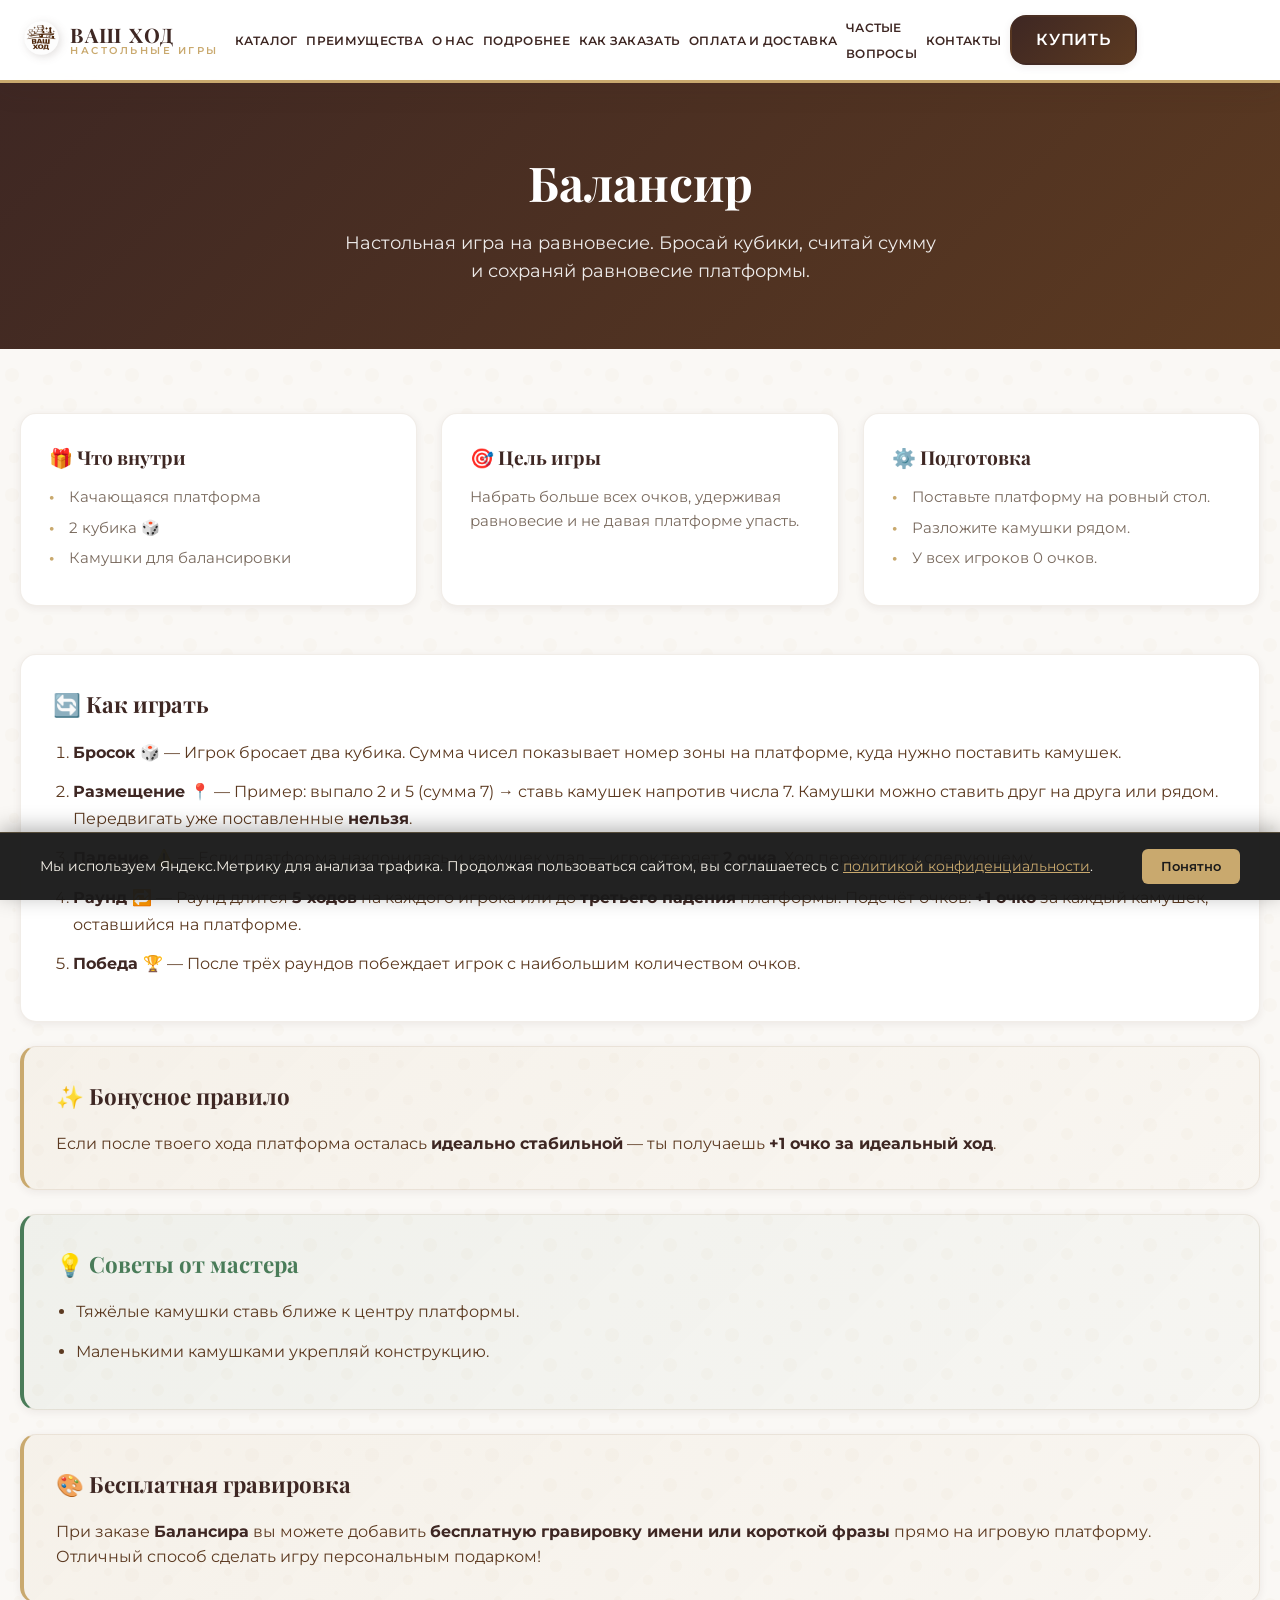
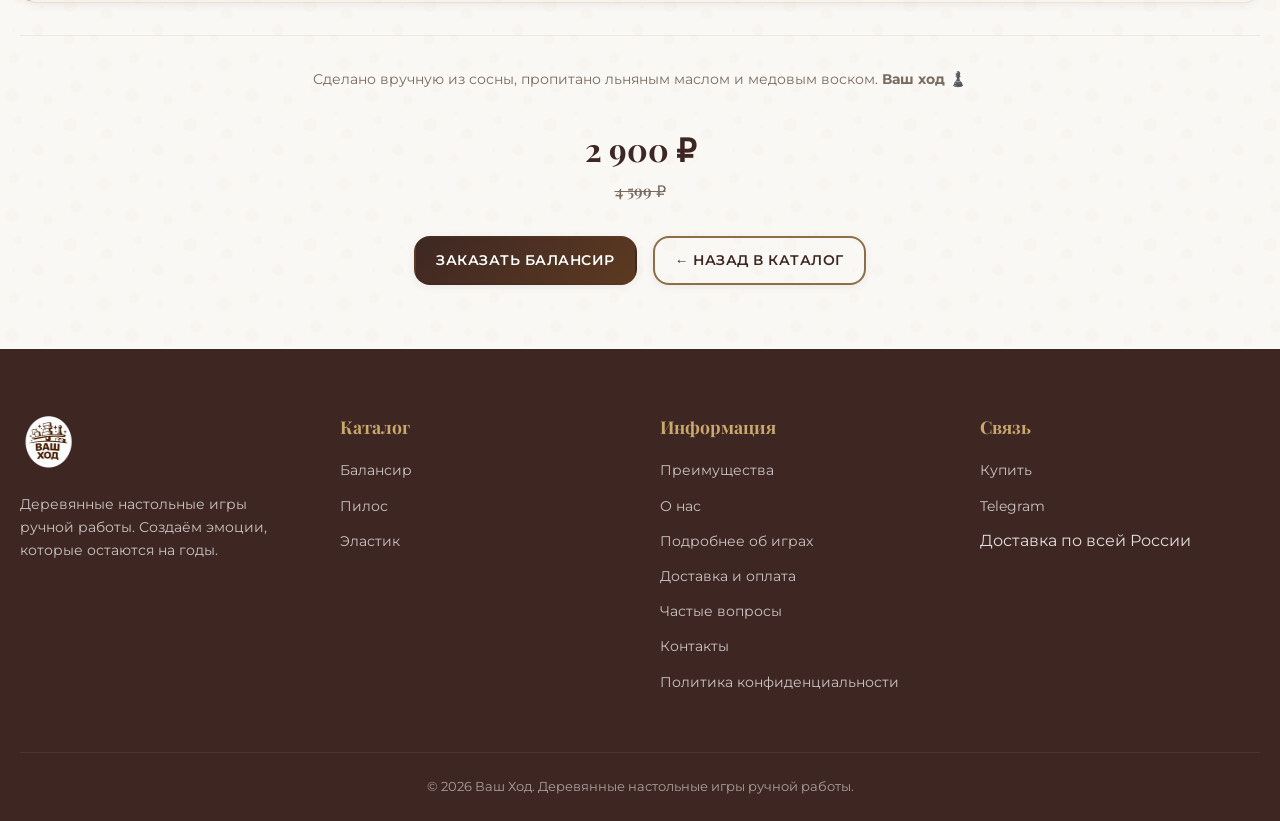
<file: balansir.html>
<!DOCTYPE html>
<html lang="ru">
<head>
  <meta charset="UTF-8">
  <meta name="viewport" content="width=device-width, initial-scale=1.0">
  <link rel="icon" type="image/x-icon" href="/favicon.ico">
  <link rel="icon" type="image/png" sizes="32x32" href="/favicon.png">
  <link rel="apple-touch-icon" sizes="180x180" href="/apple-touch-icon.png">
  <title>Балансир — Инструкция и правила | Ваш Ход</title>
  <meta name="description" content="Балансир — настольная игра на равновесие ручной работы. Полные правила, комплектация и советы.">
  <meta property="og:title" content="Балансир — Инструкция и правила | Ваш Ход">
  <meta property="og:description" content="Балансир — настольная игра на равновесие ручной работы. Полные правила, комплектация и советы.">
  <meta property="og:type" content="website">
  <meta property="og:url" content="https://vashhod.online/balansir.html">
  <meta property="og:image" content="https://vashhod.online/images/balansir/main.webp?v=3">
  <link rel="stylesheet" href="fonts/fonts.css" />
<link rel="stylesheet" href="css/style.css?v=7">

<!-- Yandex.Metrika -->
<script>window.yandexMetrikaId = '109822269';</script>
<script src="js/metrika.js"></script>
<noscript><div>src="https://mc.yandex.ru/watch/109822269" style="position:absolute; left:-9999px;" alt="" /></div></noscript>
<!-- /Yandex.Metrika -->
    <link rel="canonical" href="https://vashhod.online/balansir.html" />
    <script type="application/ld+json">
    {
        "@context": "https://schema.org",
        "@type": "Product",
        "name": "Балансир",
        "image": "https://vashhod.online/images/balansir/main.webp?v=3",
        "description": "Настольная игра на равновесие из натурального дерева ручной работы",
        "brand": { "@type": "Brand", "name": "Ваш Ход" },
        "offers": {
            "@type": "Offer",
            "price": "2900",
            "priceCurrency": "RUB",
            "availability": "https://schema.org/InStock",
            "url": "https://vashhod.online/balansir.html"
        }
    }
    </script>

        <meta name="geo.region" content="RU" />
        <meta name="geo.placename" content="Russia" />
        <meta name="geo.position" content="55.755826;37.6173" />
        <meta name="ICBM" content="55.755826, 37.6173" />
    </head>
<body>

  <!-- Header -->
  <header class="header" id="header">
    <div class="container nav">
      <a href="index.html" class="logo" aria-label="Ваш Ход — на главную">
        <picture><source srcset="images/logo.webp" type="image/webp"><img src="images/logo.png" alt="Логотип Ваш Ход" width="56" height="56"></picture>
        <div class="logo-text">
          <span class="logo-main">ВАШ ХОД</span>
          <span class="logo-sub">Настольные игры</span>
        </div>
      </a>

      <nav aria-label="Главное меню">
        <ul class="nav-menu" id="navMenu">
          <li><a href="index.html#catalog" class="nav-link">Каталог</a></li>
          <li><a href="index.html#features" class="nav-link">Преимущества</a></li>
            <li><a href="about.html" class="nav-link">О нас</a></li>
          <li><a href="index.html#details" class="nav-link">Подробнее</a></li>
          <li><a href="index.html#order" class="nav-link">Как заказать</a></li>
          <li><a href="delivery.html" class="nav-link">Оплата и доставка</a></li>
          <li><a href="faq.html" class="nav-link">Частые<br>вопросы</a></li>
          <li><a href="index.html#contact" class="nav-link">Контакты</a></li>
<li class="nav-cta"><a href="checkout.html" class="btn btn-primary" style="padding:0.65rem 1.5rem;font-size:1rem;letter-spacing:0.8px;">Купить</a></li>
        </ul>
      </nav>

      <a href="checkout.html" class="btn btn-primary desktop-cta" style="padding:0.65rem 1.5rem;font-size:1rem;letter-spacing:0.8px;">Купить</a>
<button class="mobile-menu-btn" id="mobileMenuBtn" aria-label="Открыть меню" aria-expanded="false" aria-controls="navMenu">
        <span></span>
        <span></span>
        <span></span>
      </button>
    </div>
  </header>

  <main class="game-page">
    <!-- Game Hero -->
    <section class="game-hero">
      <div class="container">
        <h1>Балансир</h1>
        <p>Настольная игра на равновесие. Бросай кубики, считай сумму и сохраняй равновесие платформы.</p>
      </div>
    </section>

    <!-- Instructions -->
    <section class="instructions-section">
      <div class="container">
        <div class="instructions-grid">
          <div class="instruction-card">
            <h3>🎁 Что внутри</h3>
            <ul>
              <li>Качающаяся платформа</li>
              <li>2 кубика 🎲</li>
              <li>Камушки для балансировки</li>
            </ul>
          </div>

          <div class="instruction-card">
            <h3>🎯 Цель игры</h3>
            <p>Набрать больше всех очков, удерживая равновесие и не давая платформе упасть.</p>
          </div>

          <div class="instruction-card">
            <h3>⚙️ Подготовка</h3>
            <ul>
              <li>Поставьте платформу на ровный стол.</li>
              <li>Разложите камушки рядом.</li>
              <li>У всех игроков 0 очков.</li>
            </ul>
          </div>
        </div>

        <div class="instruction-block">
          <h3>🔄 Как играть</h3>
          <ol>
            <li><strong>Бросок 🎲</strong> — Игрок бросает два кубика. Сумма чисел показывает номер зоны на платформе, куда нужно поставить камушек.</li>
            <li><strong>Размещение 📍</strong> — Пример: выпало 2 и 5 (сумма 7) → ставь камушек напротив числа 7. Камушки можно ставить друг на друга или рядом. Передвигать уже поставленные <strong>нельзя</strong>.</li>
            <li><strong>Падение ⚠️</strong> — Если платформа наклонилась и камушек упал — игрок теряет <strong>2 очка</strong>. Ход переходит к следующему.</li>
            <li><strong>Раунд 🔁</strong> — Раунд длится <strong>5 ходов</strong> на каждого игрока или до <strong>третьего падения</strong> платформы. Подсчёт очков: <strong>+1 очко</strong> за каждый камушек, оставшийся на платформе.</li>
            <li><strong>Победа 🏆</strong> — После трёх раундов побеждает игрок с наибольшим количеством очков.</li>
          </ol>
        </div>

        <div class="instruction-block bonus-rule">
          <h3>✨ Бонусное правило</h3>
          <p>Если после твоего хода платформа осталась <strong>идеально стабильной</strong> — ты получаешь <strong>+1 очко за идеальный ход</strong>.</p>
        </div>

        <div class="instruction-block tips-rule">
          <h3>💡 Советы от мастера</h3>
          <ul>
            <li>Тяжёлые камушки ставь ближе к центру платформы.</li>
            <li>Маленькими камушками укрепляй конструкцию.</li>
          </ul>
        </div>

        <div class="instruction-block bonus-rule">
          <h3>🎨 Бесплатная гравировка</h3>
          <p>При заказе <strong>Балансира</strong> вы можете добавить <strong>бесплатную гравировку имени или короткой фразы</strong> прямо на игровую платформу. Отличный способ сделать игру персональным подарком!</p>
        </div>

        <div class="game-footer-note">
          <p>Сделано вручную из сосны, пропитано льняным маслом и медовым воском. <strong>Ваш ход ♟️</strong></p>
        </div>

        <div class="product-price" style="text-align:center;font-size:2rem;margin-bottom:1rem;">
          <span>2 900</span> ₽
          <span class="old">4 599 ₽</span>
        </div>
        <div class="btn-group">
          <a href="checkout.html" class="btn btn-primary" data-product="Балансир">Заказать Балансир</a>
          <a href="index.html#catalog" class="btn btn-outline">← Назад в каталог</a>
        </div>
      </div>
    </section>
  </main>

  <!-- Footer -->
  <footer class="footer">
    <div class="container">
      <div class="footer-grid">
        <div class="footer-brand">
          <picture><source srcset="images/logo.webp" type="image/webp"><img src="images/logo.png" width="56" height="56" alt="Логотип Ваш Ход" loading="lazy"></picture>
          <p>Деревянные настольные игры ручной работы. Создаём эмоции, которые остаются на годы.</p>
        </div>

        <div>
          <h4 class="footer-title">Каталог</h4>
          <ul class="footer-links">
            <li><a href="index.html#catalog">Балансир</a></li>
            <li><a href="index.html#catalog">Пилос</a></li>
            <li><a href="index.html#catalog">Эластик</a></li>
          </ul>
        </div>

        <div>
          <h4 class="footer-title">Информация</h4>
          <ul class="footer-links">
            <li><a href="index.html#features">Преимущества</a></li>
                            <li><a href="about.html">О нас</a></li>
            <li><a href="index.html#details">Подробнее об играх</a></li>
            <li><a href="delivery.html">Доставка и оплата</a></li>
            <li><a href="faq.html">Частые вопросы</a></li>
            <li><a href="index.html#contact">Контакты</a></li>
            <li><a href="privacy.html">Политика конфиденциальности</a></li>
          </ul>
        </div>

        <div>
          <h4 class="footer-title">Связь</h4>
          <ul class="footer-links">
            <li><a href="index.html#contact">Купить</a></li>
            <li><a href="https://t.me/Vash_Hod" target="_blank" rel="noopener">Telegram</a></li>
            <li><span>Доставка по всей России</span></li>
          </ul>
        </div>
      </div>

      <div class="footer-bottom">
        <p>© 2026 Ваш Ход. Деревянные настольные игры ручной работы.</p>
      </div>
    </div>
  </footer>

  <script src="js/main.js?v=7"></script></body>
</html>
</file>
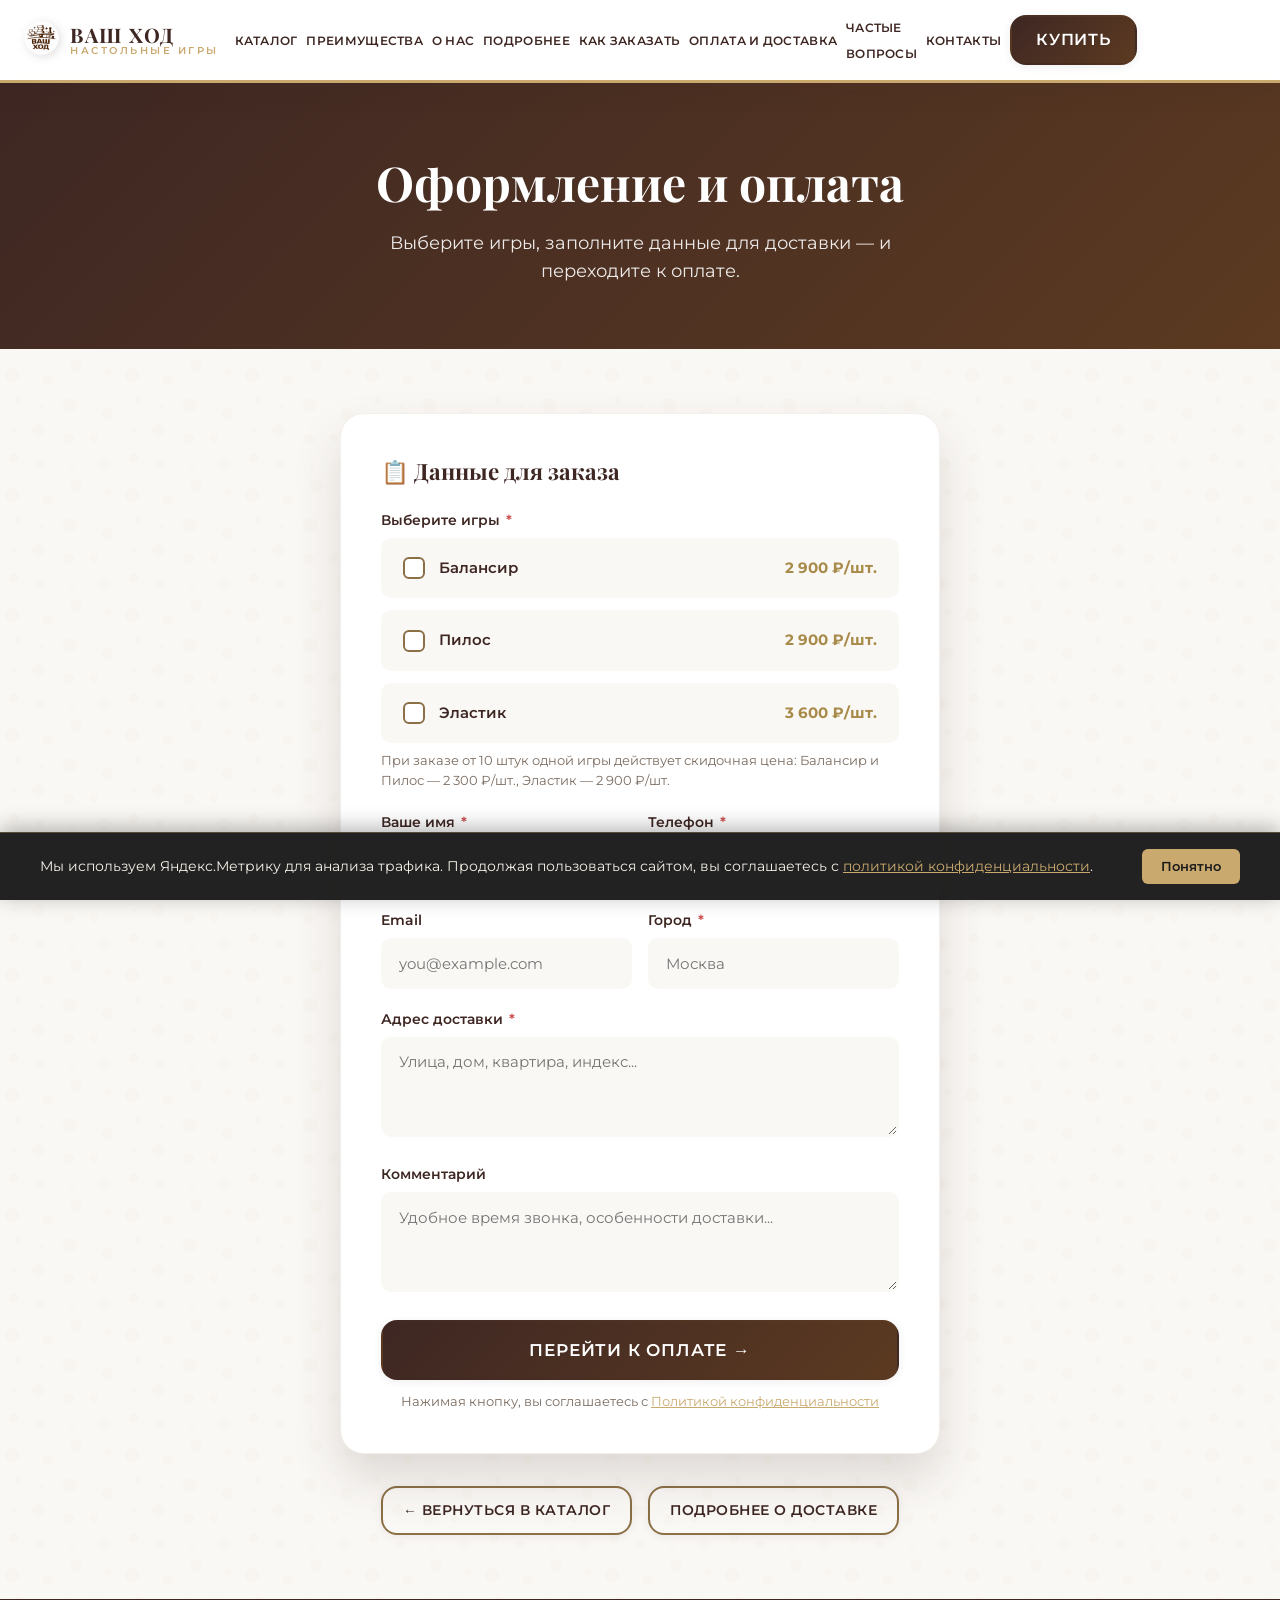
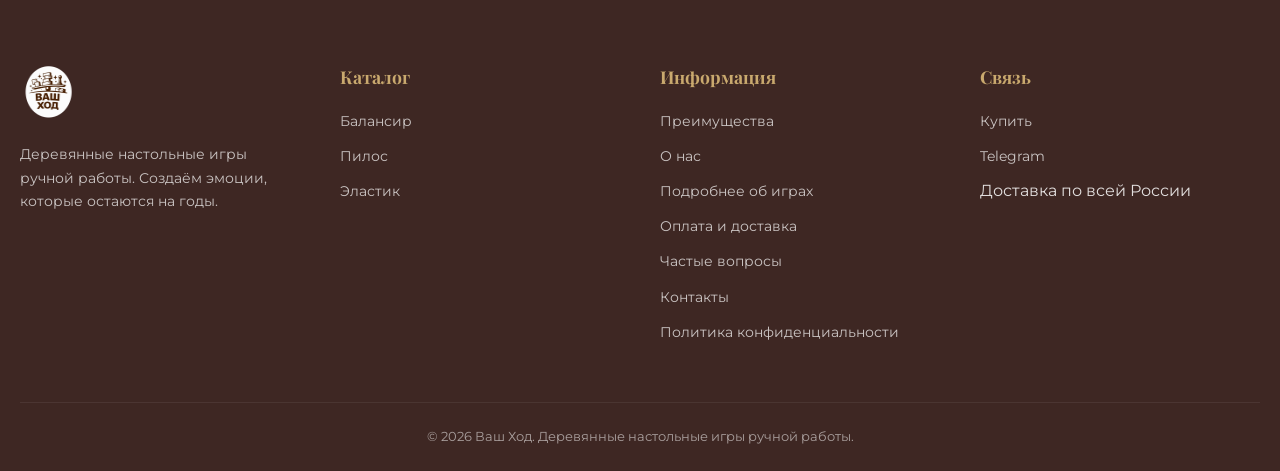
<file: checkout.html>
<!doctype html>
<html lang="ru">
    <head>
        <meta charset="UTF-8" />
        <meta name="geo.region" content="RU" />
        <meta name="geo.placename" content="Russia" />
        <meta name="geo.position" content="55.755826;37.6173" />
        <meta name="ICBM" content="55.755826, 37.6173" />
        <meta name="viewport" content="width=device-width, initial-scale=1.0" />
        <link rel="icon" type="image/x-icon" href="/favicon.ico" />
        <link rel="icon" type="image/png" sizes="32x32" href="/favicon.png" />
        <link
            rel="apple-touch-icon"
            sizes="180x180"
            href="/apple-touch-icon.png"
        />
        <title>Оформление и оплата | Ваш Ход</title>
        <meta
            name="description"
            content="Оформите заказ и оплатите игру. Быстрое оформление и безопасная оплата."
        />
        <meta property="og:title" content="Оформление и оплата | Ваш Ход" />
        <meta
            property="og:description"
            content="Оформите заказ и оплатите игру. Быстрое оформление и безопасная оплата."
        />
        <meta property="og:type" content="website" />
        <meta
            property="og:url"
            content="https://vashhod.online/checkout.html"
        />
        <meta
            property="og:image"
            content="https://vashhod.online/images/logo.png"
        />
        <link rel="stylesheet" href="fonts/fonts.css" />
        <link rel="stylesheet" href="css/style.css?v=7" />

        <!-- Bot protection (honeypot) -->
        <style>
            .hp-field {
                position: absolute;
                left: -9999px;
                top: -9999px;
                opacity: 0;
                height: 0;
                width: 0;
                overflow: hidden;
            }
        </style>

        <!-- Yandex.Metrika -->
        <script>
            window.yandexMetrikaId = "109822269";
        </script>
        <script src="js/metrika.js"></script>
        <noscript
            ><div>
                src="https://mc.yandex.ru/watch/109822269"
                    style="position: absolute; left: -9999px"
                    alt=""
                /></div
        ></noscript>
        <!-- /Yandex.Metrika -->
        <link rel="canonical" href="https://vashhod.online/checkout.html" />
    </head>
    <body>
        <!-- Header -->
        <header class="header" id="header">
            <div class="container nav">
                <a
                    href="index.html"
                    class="logo"
                    aria-label="Ваш Ход — на главную"
                >
                    <picture><source srcset="images/logo.webp" type="image/webp"><img src="images/logo.png"
                        alt="Логотип Ваш Ход"
                        width="56"
                        height="56"
                    /></picture>
                    <div class="logo-text">
                        <span class="logo-main">ВАШ ХОД</span>
                        <span class="logo-sub">Настольные игры</span>
                    </div>
                </a>

                <nav aria-label="Главное меню">
                    <ul class="nav-menu" id="navMenu">
                        <li>
                            <a href="index.html#catalog" class="nav-link"
                                >Каталог</a
                            >
                        </li>
                        <li>
                            <a href="index.html#features" class="nav-link"
                                >Преимущества</a
                            >
                        </li>
                        <li>
                            <a href="about.html" class="nav-link">О нас</a>
                        </li>
                        <li>
                            <a href="index.html#details" class="nav-link"
                                >Подробнее</a
                            >
                        </li>
                        <li>
                            <a href="index.html#order" class="nav-link"
                                >Как заказать</a
                            >
                        </li>
                        <li>
                            <a href="delivery.html" class="nav-link"
                                >Оплата и доставка</a
                            >
                        </li>
                        <li>
                            <a href="faq.html" class="nav-link"
                                >Частые<br />вопросы</a
                            >
                        </li>
                        <li>
                            <a href="index.html#contact" class="nav-link"
                                >Контакты</a
                            >
                        </li>
<li class="nav-cta">
                            <a
                                href="checkout.html"
                                class="btn btn-primary"
                                style="
                                    padding: 0.65rem 1.5rem;
                                    font-size: 1rem;
                                    letter-spacing: 0.8px;
                                "
                                >Купить</a
                            >
                        </li>
                    </ul>
                </nav>

                <a
                    href="checkout.html"
                    class="btn btn-primary desktop-cta"
                    style="
                        padding: 0.65rem 1.5rem;
                        font-size: 1rem;
                        letter-spacing: 0.8px;
                    "
                    >Купить</a
                >

                <button
                    class="mobile-menu-btn"
                    id="mobileMenuBtn"
                    aria-label="Открыть меню"
                    aria-expanded="false"
                    aria-controls="navMenu"
                >
                    <span></span>
                    <span></span>
                    <span></span>
                </button>
            </div>
        </header>

        <main class="game-page">
            <section class="game-hero">
                <div class="container">
                    <h1>Оформление и оплата</h1>
                    <p>
                        Выберите игры, заполните данные для доставки — и
                        переходите к оплате.
                    </p>
                </div>
            </section>

            <section class="instructions-section">
                <div class="container">
                    <div
                        class="contact-grid animate-on-scroll checkout-grid-single"
                        id="checkoutGrid"
                        style="align-items: start"
                    >
                        <!-- Order Form -->
                        <div
                            class="contact-form"
                            id="orderFormBlock"
                            style="margin: 0"
                        >
                            <h3
                                style="
                                    font-family: var(--font-display);
                                    font-size: 1.4rem;
                                    color: var(--color-dark);
                                    margin-bottom: 1.25rem;
                                "
                            >
                                📋 Данные для заказа
                            </h3>

                            <!-- Product Selection -->
                            <div class="form-group">
                                <label class="form-label"
                                    >Выберите игры
                                    <span
                                        class="required"
                                        aria-label="обязательно"
                                        >*</span
                                    ></label
                                >
                                <div
                                    class="product-options"
                                    id="productOptions"
                                >
                                    <div
                                        class="product-option-row"
                                        style="
                                            display: flex;
                                            gap: 0.5rem;
                                            align-items: stretch;
                                        "
                                    >
                                        <label
                                            class="product-option"
                                            style="flex: 1"
                                        >
                                            <input
                                                type="checkbox"
                                                name="products"
                                                value="Балансир"
                                                data-price="2900"
                                                data-price-bulk="2300"
                                            />
                                            <span
                                                class="product-option-check"
                                            ></span>
                                            <span class="product-option-info">
                                                <span
                                                    class="product-option-name"
                                                    >Балансир</span
                                                >
                                                <span
                                                    class="product-option-price"
                                                    ><span
                                                        class="unit-price-value"
                                                        >2 900</span
                                                    >
                                                    ₽/шт.
                                                    <small
                                                        class="bulk-note"
                                                        style="
                                                            color: var(
                                                                --color-success
                                                            );
                                                            font-size: 0.75rem;
                                                            margin-left: 0.5rem;
                                                            display: none;
                                                        "
                                                        >цена от 10 шт.</small
                                                    ></span
                                                >
                                            </span>
                                        </label>
                                        <select
                                            class="form-select product-qty"
                                            aria-label="Количество — Балансир"
                                            style="
                                                width: 100px;
                                                flex-shrink: 0;
                                                display: none;
                                            "
                                        ></select>
                                    </div>
                                    <div
                                        class="product-option-row"
                                        style="
                                            display: flex;
                                            gap: 0.5rem;
                                            align-items: stretch;
                                        "
                                    >
                                        <label
                                            class="product-option"
                                            style="flex: 1"
                                        >
                                            <input
                                                type="checkbox"
                                                name="products"
                                                value="Пилос"
                                                data-price="2900"
                                                data-price-bulk="2300"
                                            />
                                            <span
                                                class="product-option-check"
                                            ></span>
                                            <span class="product-option-info">
                                                <span
                                                    class="product-option-name"
                                                    >Пилос</span
                                                >
                                                <span
                                                    class="product-option-price"
                                                    ><span
                                                        class="unit-price-value"
                                                        >2 900</span
                                                    >
                                                    ₽/шт.
                                                    <small
                                                        class="bulk-note"
                                                        style="
                                                            color: var(
                                                                --color-success
                                                            );
                                                            font-size: 0.75rem;
                                                            margin-left: 0.5rem;
                                                            display: none;
                                                        "
                                                        >цена от 10 шт.</small
                                                    ></span
                                                >
                                            </span>
                                        </label>
                                        <select
                                            class="form-select product-qty"
                                            aria-label="Количество — Пилос"
                                            style="
                                                width: 100px;
                                                flex-shrink: 0;
                                                display: none;
                                            "
                                        ></select>
                                    </div>
                                    <div
                                        class="product-option-row"
                                        style="
                                            display: flex;
                                            gap: 0.5rem;
                                            align-items: stretch;
                                        "
                                    >
                                        <label
                                            class="product-option"
                                            style="flex: 1"
                                        >
                                            <input
                                                type="checkbox"
                                                name="products"
                                                value="Эластик"
                                                data-price="3600"
                                                data-price-bulk="2900"
                                            />
                                            <span
                                                class="product-option-check"
                                            ></span>
                                            <span class="product-option-info">
                                                <span
                                                    class="product-option-name"
                                                    >Эластик</span
                                                >
                                                <span
                                                    class="product-option-price"
                                                    ><span
                                                        class="unit-price-value"
                                                        >3 600</span
                                                    >
                                                    ₽/шт.
                                                    <small
                                                        class="bulk-note"
                                                        style="
                                                            color: var(
                                                                --color-success
                                                            );
                                                            font-size: 0.75rem;
                                                            margin-left: 0.5rem;
                                                            display: none;
                                                        "
                                                        >цена от 10 шт.</small
                                                    ></span
                                                >
                                            </span>
                                        </label>
                                        <select
                                            class="form-select product-qty"
                                            aria-label="Количество — Эластик"
                                            style="
                                                width: 100px;
                                                flex-shrink: 0;
                                                display: none;
                                            "
                                        ></select>
                                    </div>
                                </div>
                                <p
                                    style="
                                        font-size: 0.8rem;
                                        color: var(--color-text-muted);
                                        margin-top: 0.5rem;
                                    "
                                >
                                    При заказе от 10 штук одной игры действует
                                    скидочная цена: Балансир и Пилос — 2 300
                                    ₽/шт., Эластик — 2 900 ₽/шт.
                                </p>
                                <div
                                    id="formTotal"
                                    style="
                                        display: none;
                                        margin-top: 0.75rem;
                                        font-family: var(--font-display);
                                        font-size: 1.1rem;
                                        color: var(--color-dark);
                                    "
                                >
                                    Итого:
                                    <span id="formTotalValue">0 ₽</span>
                                </div>
                                <div class="form-error" id="productsError">
                                    Выберите хотя бы одну игру
                                </div>
                            </div>

                            <div class="form-row">
                                <div class="form-group">
                                    <label for="name" class="form-label"
                                        >Ваше имя
                                        <span
                                            class="required"
                                            aria-label="обязательно"
                                            >*</span
                                        ></label
                                    >
                                    <input
                                        type="text"
                                        id="name"
                                        name="name"
                                        class="form-control"
                                        placeholder="Иван"
                                        required
                                    />
                                    <div class="form-error" id="nameError">
                                        Введите имя
                                    </div>
                                </div>
                                <div class="form-group">
                                    <label for="phone" class="form-label"
                                        >Телефон
                                        <span
                                            class="required"
                                            aria-label="обязательно"
                                            >*</span
                                        ></label
                                    >
                                    <input
                                        type="tel"
                                        id="phone"
                                        name="phone"
                                        class="form-control"
                                        placeholder="+7 (999) 000-00-00"
                                        required
                                    />
                                    <div class="form-error" id="phoneError">
                                        Введите корректный номер телефона
                                    </div>
                                </div>
                            </div>

                            <div class="form-row">
                                <div class="form-group">
                                    <label for="email" class="form-label"
                                        >Email</label
                                    >
                                    <input
                                        type="email"
                                        id="email"
                                        name="email"
                                        class="form-control"
                                        placeholder="you@example.com"
                                    />
                                </div>
                                <div class="form-group">
                                    <label for="city" class="form-label"
                                        >Город
                                        <span
                                            class="required"
                                            aria-label="обязательно"
                                            >*</span
                                        ></label
                                    >
                                    <input
                                        type="text"
                                        id="city"
                                        name="city"
                                        class="form-control"
                                        placeholder="Москва"
                                        required
                                    />
                                    <div class="form-error" id="cityError">
                                        Введите город
                                    </div>
                                </div>
                            </div>

                            <div class="form-group">
                                <label for="address" class="form-label"
                                    >Адрес доставки
                                    <span
                                        class="required"
                                        aria-label="обязательно"
                                        >*</span
                                    ></label
                                >
                                <textarea
                                    id="address"
                                    name="address"
                                    class="form-textarea"
                                    placeholder="Улица, дом, квартира, индекс..."
                                    required
                                ></textarea>
                                <div class="form-error" id="addressError">
                                    Введите адрес доставки
                                </div>
                            </div>

                            <div class="form-group">
                                <label for="message" class="form-label"
                                    >Комментарий</label
                                >
                                <textarea
                                    id="message"
                                    name="message"
                                    class="form-textarea"
                                    placeholder="Удобное время звонка, особенности доставки..."
                                ></textarea>
                            </div>

                            <!-- Honeypot: bots fill this, humans don't -->
                            <div class="hp-field">
                                <label for="website">Website</label>
                                <input
                                    type="text"
                                    id="website"
                                    name="website"
                                    tabindex="-1"
                                    autocomplete="off"
                                />
                            </div>

                            <button
                                type="button"
                                class="btn btn-primary"
                                style="
                                    width: 100%;
                                    padding: 1.1rem 1.5rem;
                                    font-size: 1.05rem;
                                    letter-spacing: 0.8px;
                                "
                                id="btnToPayment"
                            >
                                <span id="btnToPaymentText"
                                    >Перейти к оплате →</span
                                >
                                <span
                                    id="btnToPaymentLoader"
                                    style="display: none"
                                    >Оформление заказа...</span
                                >
                            </button>
                            <p
                                style="
                                    font-size: 0.8rem;
                                    color: var(--color-text-muted);
                                    margin-top: 0.75rem;
                                    text-align: center;
                                "
                            >
                                Нажимая кнопку, вы соглашаетесь с
                                <a
                                    href="privacy.html"
                                    target="_blank"
                                    style="
                                        color: var(--color-gold);
                                        text-decoration: underline;
                                    "
                                    >Политикой конфиденциальности</a
                                >
                            </p>
                        </div>

                        <!-- Payment Methods (hidden initially) -->
                        <div id="paymentBlock" class="payment-block-hidden">
                            <h3
                                style="
                                    font-family: var(--font-display);
                                    font-size: 1.4rem;
                                    color: var(--color-dark);
                                    margin-bottom: 1.25rem;
                                "
                            >
                                💳 Оплата заказа
                            </h3>

                            <!-- Order Number -->
                            <div
                                class="instruction-block"
                                style="
                                    margin-bottom: 1.25rem;
                                    text-align: center;
                                    background: linear-gradient(
                                        135deg,
                                        rgba(74, 124, 89, 0.08),
                                        rgba(74, 124, 89, 0.02)
                                    );
                                    border-left: 4px solid var(--color-success);
                                "
                            >
                                <h4>✅ Заказ принят</h4>
                                <p
                                    style="
                                        margin-top: 0.5rem;
                                        font-size: 0.95rem;
                                        color: var(--color-main);
                                    "
                                >
                                    Номер вашего заказа:
                                    <strong
                                        id="orderNumber"
                                        style="
                                            font-family: var(--font-display);
                                            font-size: 1.2rem;
                                            color: var(--color-dark);
                                        "
                                        >—</strong
                                    >
                                    <button
                                        type="button"
                                        id="copyOrderNumberBtn"
                                        class="btn btn-outline"
                                        style="
                                            margin-left: 0.5rem;
                                            padding: 0.35rem 0.75rem;
                                            font-size: 0.8rem;
                                        "
                                    >
                                        📋 Скопировать
                                    </button>
                                    <span
                                        id="copyOrderNumberMsg"
                                        style="
                                            color: var(--color-success);
                                            font-size: 0.8rem;
                                            opacity: 0;
                                            transition: opacity 0.3s;
                                            margin-left: 0.5rem;
                                        "
                                        >Скопировано!</span
                                    >
                                </p>
                                <p
                                    style="
                                        font-size: 0.85rem;
                                        color: var(--color-text-muted);
                                        margin-top: 0.35rem;
                                    "
                                >
                                    Сохраните номер — пришлём подтверждение на
                                    указанный телефон.
                                </p>
                                <div
                                    style="
                                        margin-top: 0.75rem;
                                        padding: 0.75rem;
                                        background: rgba(201, 75, 75, 0.06);
                                        border-radius: var(--radius-sm);
                                        border: 1px dashed
                                            rgba(201, 75, 75, 0.25);
                                    "
                                >
                                    <p
                                        style="
                                            font-size: 0.85rem;
                                            color: var(--color-dark);
                                            font-weight: 600;
                                        "
                                    >
                                        ⚠️ Важно: при оплате укажите номер
                                        заказа в комментарии к переводу
                                    </p>
                                    <p
                                        style="
                                            font-size: 0.8rem;
                                            color: var(--color-text-muted);
                                            margin-top: 0.25rem;
                                        "
                                    >
                                        Это поможет нам быстро найти ваш платёж
                                        и отправить заказ.
                                    </p>
                                </div>
                                <p
                                    style="
                                        margin-top: 0.75rem;
                                        font-size: 0.85rem;
                                        color: var(--color-text-muted);
                                    "
                                >
                                    Остались вопросы?
                                    <a
                                        href="https://t.me/Vash_Hod"
                                        target="_blank"
                                        rel="noopener"
                                        style="
                                            color: #229ed9;
                                            font-weight: 600;
                                            text-decoration: underline;
                                        "
                                        >Напишите нам в Telegram</a
                                    >
                                </p>
                            </div>

                            <!-- Order Summary -->
                            <div
                                class="instruction-block"
                                style="
                                    margin-bottom: 1.25rem;
                                    background: linear-gradient(
                                        135deg,
                                        rgba(201, 169, 110, 0.08),
                                        rgba(201, 169, 110, 0.03)
                                    );
                                    border-left: 4px solid var(--color-gold);
                                "
                            >
                                <h4>📦 Ваш заказ</h4>
                                <div
                                    id="orderSummary"
                                    style="margin-top: 0.75rem"
                                >
                                    <!-- filled by JS -->
                                </div>
                                <div
                                    class="order-total"
                                    id="orderTotal"
                                    style="
                                        margin-top: 1rem;
                                        padding-top: 0.75rem;
                                        border-top: 1px dashed
                                            var(--color-border);
                                        font-family: var(--font-display);
                                        font-size: 1.3rem;
                                        color: var(--color-dark);
                                    "
                                >
                                    Итого: 0 ₽
                                </div>
                            </div>

                            <div
                                class="instruction-block"
                                style="margin-bottom: 1.25rem"
                            >
                                <h4>🚚 Доставка</h4>
                                <p
                                    style="
                                        font-size: 0.9rem;
                                        color: var(--color-text-muted);
                                        margin-top: 0.5rem;
                                    "
                                >
                                    После оплаты мы отправим заказ удобным
                                    способом:
                                </p>
                                <ul
                                    style="
                                        font-size: 0.9rem;
                                        color: var(--color-main);
                                        margin-top: 0.5rem;
                                        padding-left: 1.25rem;
                                    "
                                >
                                    <li>Почта России — от 350 ₽</li>
                                    <li>СДЭК — от 450 ₽</li>
                                    <li>Яндекс Доставка — от 350 ₽</li>
                                    <li>Самовывоз — Москва/МО</li>
                                </ul>
                                <p
                                    style="
                                        font-size: 0.85rem;
                                        color: var(--color-text-muted);
                                        margin-top: 0.5rem;
                                    "
                                >
                                    Точную стоимость доставки уточним после
                                    оформления.
                                </p>
                            </div>

                            <div
                                class="instruction-block"
                                style="
                                    margin-bottom: 1.25rem;
                                    position: relative;
                                    background: url('images/balansir/main.jpg')
                                        center / cover no-repeat;
                                    border: none;
                                    overflow: hidden;
                                "
                            >
                                <div
                                    style="
                                        position: absolute;
                                        inset: 0;
                                        background: rgba(45, 35, 30, 0.78);
                                        backdrop-filter: blur(2px);
                                    "
                                ></div>
                                <div style="position: relative; z-index: 1">
                                    <h4 style="color: #fff">💰 Оплата</h4>
                                    <p style="color: #fff">
                                        Сумма к оплате:
                                        <strong id="yooAmount">0 ₽</strong>
                                    </p>
                                    <a
                                        id="yooPayLink"
                                        href="#"
                                        target="_blank"
                                        rel="noopener"
                                        class="btn btn-gold"
                                        style="
                                            width: 100%;
                                            text-decoration: none;
                                            display: none;
                                        "
                                    >
                                        Оплатить —
                                        <span id="yooPayAmount">0 ₽</span>
                                    </a>
                                    <p
                                        id="yooNoSelection"
                                        style="
                                            font-size: 0.85rem;
                                            color: rgba(255, 255, 255, 0.85);
                                            margin-top: 0.5rem;
                                            display: none;
                                        "
                                    >
                                        Выберите игры выше, чтобы увидеть
                                        кнопку оплаты.
                                    </p>
                                </div>
                            </div>

                            <button
                                type="button"
                                class="btn btn-primary"
                                style="width: 100%; margin-bottom: 0.75rem"
                                id="btnPaymentDone"
                            >
                                ✅ Я оплатил
                            </button>
                            <p
                                style="
                                    font-size: 0.8rem;
                                    color: var(--color-text-muted);
                                    margin-bottom: 1.25rem;
                                    text-align: center;
                                "
                            >
                                Нажмите после завершения оплаты — мы получим
                                уведомление о заказе.
                            </p>

                            <button
                                type="button"
                                class="btn btn-outline"
                                style="width: 100%"
                                id="btnEditOrder"
                            >
                                ← Изменить данные заказа
                            </button>
                        </div>
                    </div>

                    <div class="btn-group" style="margin-top: 2rem">
                        <a href="index.html" class="btn btn-outline"
                            >← Вернуться в каталог</a
                        >
                        <a href="delivery.html" class="btn btn-outline"
                            >Подробнее о доставке</a
                        >
                    </div>
                </div>
            </section>
        </main>

        <!-- Footer -->
        <footer class="footer">
            <div class="container">
                <div class="footer-grid">
                    <div class="footer-brand">
                        <picture><source srcset="images/logo.webp" type="image/webp"><img src="images/logo.png" width="56" height="56"
                            alt="Логотип Ваш Ход"
                            loading="lazy"
                        /></picture>
                        <p>
                            Деревянные настольные игры ручной работы. Создаём
                            эмоции, которые остаются на годы.
                        </p>
                    </div>

                    <div>
                        <h4 class="footer-title">Каталог</h4>
                        <ul class="footer-links">
                            <li><a href="index.html#catalog">Балансир</a></li>
                            <li><a href="index.html#catalog">Пилос</a></li>
                            <li><a href="index.html#catalog">Эластик</a></li>
                        </ul>
                    </div>

                    <div>
                        <h4 class="footer-title">Информация</h4>
                        <ul class="footer-links">
                            <li>
                                <a href="index.html#features">Преимущества</a>
                            </li>
                            <li><a href="about.html">О нас</a></li>
                            <li>
                                <a href="index.html#details"
                                    >Подробнее об играх</a
                                >
                            </li>
                            <li>
                                <a href="delivery.html">Оплата и доставка</a>
                            </li>
                            <li><a href="faq.html">Частые вопросы</a></li>
                            <li><a href="index.html#contact">Контакты</a></li>
                            <li>
                                <a href="privacy.html"
                                    >Политика конфиденциальности</a
                                >
                            </li>
                        </ul>
                    </div>

                    <div>
                        <h4 class="footer-title">Связь</h4>
                        <ul class="footer-links">
                            <li>
                                <a href="index.html#contact">Купить</a>
                            </li>
                            <li>
                                <a
                                    href="https://t.me/Vash_Hod"
                                    target="_blank"
                                    rel="noopener"
                                    >Telegram</a
                                >
                            </li>
                            <li><span>Доставка по всей России</span></li>
                        </ul>
                    </div>
                </div>

                <div class="footer-bottom">
                    <p>
                        © 2026 Ваш Ход. Деревянные настольные игры ручной
                        работы.
                    </p>
                </div>
            </div>
        </footer>

        <script src="js/main.js?v=7"></script>
        <script>
            (function () {
                "use strict";

                // =========================================================
                // НАСТРОЙКИ: замените на свои данные
                // =========================================================
                var YOOMONEY_WALLET = "4100119548699509"; // Номер кошелька для оплаты

                // Google Apps Script endpoint for order submission
                var GOOGLE_FORM_ACTION =
                    "https://script.google.com/macros/s/AKfycbyq2l3rEPfrVmhz2Qi1ck9Wy7uIXw7vMiDiEgnyhxK3W8QBBnaI6oB_K0iNQKY1lVOgiw/exec";

                // Shared secret required by the Apps Script endpoint.
                // The endpoint handles both Google Sheets logging and Telegram notifications.
                var ORDER_SECRET = "IDy2Y0vHsIR-ad8UqV1W3v4re4w-NLYX";

                // Elements
                var orderFormBlock = document.getElementById("orderFormBlock");
                var paymentBlock = document.getElementById("paymentBlock");
                var btnToPayment = document.getElementById("btnToPayment");
                var btnToPaymentText =
                    document.getElementById("btnToPaymentText");
                var btnToPaymentLoader =
                    document.getElementById("btnToPaymentLoader");
                var btnEditOrder = document.getElementById("btnEditOrder");
                var orderSummary = document.getElementById("orderSummary");
                var orderTotal = document.getElementById("orderTotal");
                var orderNumber = document.getElementById("orderNumber");
                var yooAmount = document.getElementById("yooAmount");
                var yooPayLink = document.getElementById("yooPayLink");

                // Custom alert modal
                var customAlertOverlay =
                    document.getElementById("customAlertOverlay");
                var customAlertMessage =
                    document.getElementById("customAlertMessage");
                var customAlertClose =
                    document.getElementById("customAlertClose");

                function showCustomAlert(message) {
                    if (
                        customAlertOverlay &&
                        customAlertMessage &&
                        customAlertClose
                    ) {
                        customAlertMessage.textContent = message;
                        customAlertOverlay.style.display = "flex";
                        customAlertClose.focus();
                    } else {
                        window.alert(message);
                    }
                }

                function hideCustomAlert() {
                    if (customAlertOverlay) {
                        customAlertOverlay.style.display = "none";
                    }
                }

                if (customAlertClose) {
                    customAlertClose.addEventListener("click", hideCustomAlert);
                }
                if (customAlertOverlay) {
                    customAlertOverlay.addEventListener("click", function (e) {
                        if (e.target === customAlertOverlay) {
                            hideCustomAlert();
                        }
                    });
                }

                // Form fields
                var productCheckboxes = document.querySelectorAll(
                    'input[name="products"]',
                );
                var nameInput = document.getElementById("name");
                var phoneInput = document.getElementById("phone");
                var emailInput = document.getElementById("email");
                var cityInput = document.getElementById("city");
                var addressInput = document.getElementById("address");
                var messageInput = document.getElementById("message");

                // =========================================================
                // Quantity selection (1–50) and volume pricing
                // =========================================================
                var BULK_QTY_THRESHOLD = 10; // от 10 шт. — скидочная цена

                function fillQtyOptions(select) {
                    for (var i = 1; i <= 50; i++) {
                        var opt = document.createElement("option");
                        opt.value = i;
                        opt.textContent = i + " шт.";
                        select.appendChild(opt);
                    }
                }

                function getQtySelect(cb) {
                    var row = cb.closest(".product-option-row");
                    return row ? row.querySelector(".product-qty") : null;
                }

                function getQty(cb) {
                    var select = getQtySelect(cb);
                    var qty = select ? parseInt(select.value, 10) : 1;
                    return qty >= 1 && qty <= 50 ? qty : 1;
                }

                function getUnitPrice(cb, qty) {
                    var base = parseInt(cb.getAttribute("data-price"), 10);
                    var bulk = parseInt(
                        cb.getAttribute("data-price-bulk"),
                        10,
                    );
                    if (qty >= BULK_QTY_THRESHOLD && !isNaN(bulk)) {
                        return bulk;
                    }
                    return base;
                }

                function updateUnitPriceDisplay(cb) {
                    var row = cb.closest(".product-option-row");
                    if (!row) return;
                    var qty = getQty(cb);
                    var unit = getUnitPrice(cb, qty);
                    var priceSpan = row.querySelector(".unit-price-value");
                    if (priceSpan) {
                        priceSpan.textContent = unit.toLocaleString("ru-RU");
                    }
                    var note = row.querySelector(".bulk-note");
                    if (note) {
                        note.style.display =
                            qty >= BULK_QTY_THRESHOLD ? "inline" : "none";
                    }
                }

                function updateFormTotal() {
                    var wrap = document.getElementById("formTotal");
                    var value = document.getElementById("formTotalValue");
                    if (!wrap || !value) return;
                    var data = getSelectedProducts();
                    if (data.total > 0) {
                        wrap.style.display = "block";
                        value.textContent =
                            data.total.toLocaleString("ru-RU") + " ₽";
                    } else {
                        wrap.style.display = "none";
                    }
                }

                function showError(id, show) {
                    var el = document.getElementById(id);
                    if (el) {
                        el.style.display = show ? "block" : "none";
                    }
                }

                function validateForm() {
                    var isValid = true;

                    var selectedProducts = document.querySelectorAll(
                        'input[name="products"]:checked',
                    );
                    if (selectedProducts.length === 0) {
                        showError("productsError", true);
                        isValid = false;
                    } else {
                        showError("productsError", false);
                    }

                    if (!nameInput.value.trim()) {
                        showError("nameError", true);
                        nameInput.classList.add("is-invalid");
                        isValid = false;
                    } else {
                        showError("nameError", false);
                        nameInput.classList.remove("is-invalid");
                    }

                    var phoneDigits = phoneInput.value.replace(/\D/g, "");
                    if (!phoneDigits.match(/^7\d{10}$/)) {
                        showError("phoneError", true);
                        phoneInput.classList.add("is-invalid");
                        isValid = false;
                    } else {
                        showError("phoneError", false);
                        phoneInput.classList.remove("is-invalid");
                    }

                    if (!cityInput.value.trim()) {
                        showError("cityError", true);
                        cityInput.classList.add("is-invalid");
                        isValid = false;
                    } else {
                        showError("cityError", false);
                        cityInput.classList.remove("is-invalid");
                    }

                    if (!addressInput.value.trim()) {
                        showError("addressError", true);
                        addressInput.classList.add("is-invalid");
                        isValid = false;
                    } else {
                        showError("addressError", false);
                        addressInput.classList.remove("is-invalid");
                    }

                    return isValid;
                }

                function getSelectedProducts() {
                    var products = [];
                    var names = [];
                    var quantities = [];
                    var totalQty = 0;
                    productCheckboxes.forEach(function (cb) {
                        if (cb.checked) {
                            var qty = getQty(cb);
                            var unitPrice = getUnitPrice(cb, qty);
                            products.push({
                                name: cb.value,
                                qty: qty,
                                price: unitPrice,
                                subtotal: unitPrice * qty,
                            });
                            names.push(cb.value + " ×" + qty);
                            quantities.push(cb.value + ": " + qty + " шт.");
                            totalQty += qty;
                        }
                    });
                    return {
                        items: products,
                        names: names,
                        quantities: quantities,
                        totalQty: totalQty,
                        total: products.reduce(function (s, p) {
                            return s + p.subtotal;
                        }, 0),
                    };
                }

                function generateOrderId() {
                    var now = new Date();
                    var pad = function (n) {
                        return n < 10 ? "0" + n : n;
                    };
                    return (
                        "VH-" +
                        now.getFullYear() +
                        pad(now.getMonth() + 1) +
                        pad(now.getDate()) +
                        "-" +
                        Math.floor(1000 + Math.random() * 9000)
                    );
                }

                function buildSummary() {
                    var data = getSelectedProducts();
                    var html = "";

                    data.items.forEach(function (p) {
                        html +=
                            '<div style="display:flex; justify-content:space-between; align-items:center; margin-bottom:0.5rem; font-size:0.95rem;">';
                        html +=
                            '<span style="color:var(--color-main);">' +
                            p.name +
                            " × " +
                            p.qty +
                            ' шт. <small style="color:var(--color-text-muted);">по ' +
                            p.price.toLocaleString("ru-RU") +
                            " ₽</small></span>";
                        html +=
                            '<span style="font-weight:600; color:var(--color-dark);">' +
                            p.subtotal.toLocaleString("ru-RU") +
                            " ₽</span>";
                        html += "</div>";
                    });

                    orderSummary.innerHTML =
                        html ||
                        '<p style="color:var(--color-text-muted); font-size:0.9rem;">Нет выбранных товаров</p>';
                    orderTotal.textContent =
                        "Итого: " + data.total.toLocaleString("ru-RU") + " ₽";
                    yooAmount.textContent =
                        data.total.toLocaleString("ru-RU") + " ₽";

                    // Update YuMoney link (if element exists)
                    if (yooPayLink) {
                        if (
                            YOOMONEY_WALLET.indexOf("YOUR_") !== 0 &&
                            data.total > 0
                        ) {
                            yooPayLink.href =
                                "https://yoomoney.ru/quickpay/confirm?receiver=" +
                                encodeURIComponent(YOOMONEY_WALLET) +
                                "&quickpay-form=button&paymentType=AC&sum=" +
                                data.total +
                                "&label=" +
                                encodeURIComponent(currentOrderId) +
                                "&successURL=" +
                                encodeURIComponent(
                                    "https://vashhod.online/thanks.html",
                                ) +
                                "&comment=" +
                                encodeURIComponent(
                                    "Заказ " +
                                        currentOrderId +
                                        " — " +
                                        data.names.join(", "),
                                );
                            yooPayLink.style.display = "inline-flex";
                            var yooPayAmount =
                                document.getElementById("yooPayAmount");
                            if (yooPayAmount)
                                yooPayAmount.textContent =
                                    data.total.toLocaleString("ru-RU") + " ₽";
                        } else {
                            yooPayLink.style.display = "none";
                        }
                    }

                    return data.total;
                }

                function sendToGoogleForms(params) {
                    try {
                        var xhr = new XMLHttpRequest();
                        xhr.open("POST", GOOGLE_FORM_ACTION, true);
                        // Use text/plain to avoid browser CORS preflight
                        xhr.setRequestHeader(
                            "Content-Type",
                            "text/plain",
                        );
                        xhr.timeout = 15000;

                        xhr.onload = function () {
                            console.log(
                                "[Order] Status:",
                                xhr.status,
                                "Response:",
                                xhr.responseText,
                            );
                        };

                        xhr.onerror = function () {
                            console.error(
                                "[Order] Network error: cannot reach Google Apps Script",
                            );
                        };

                        xhr.ontimeout = function () {
                            console.error("[Order] Request timeout");
                        };

                        xhr.send(JSON.stringify(params));
                    } catch (e) {
                        console.error("[Order] Send failed:", e);
                    }
                }

                var currentOrderId = "";
                var currentFormParams = null;

                function submitOrder() {
                    if (!validateForm()) {
                        var firstError =
                            orderFormBlock.querySelector(".is-invalid");
                        if (firstError) {
                            firstError.focus();
                            firstError.scrollIntoView({
                                behavior: "smooth",
                                block: "center",
                            });
                        }
                        return;
                    }

                    // Honeypot check
                    var honeypot = document.getElementById("website");
                    if (honeypot && honeypot.value) {
                        return;
                    }

                    currentOrderId = generateOrderId();
                    var data = getSelectedProducts();

                    // Show loader
                    btnToPayment.disabled = true;
                    btnToPaymentText.style.display = "none";
                    btnToPaymentLoader.style.display = "inline";

                    // Prepare order payload for Google Apps Script
                    var commentValue = messageInput.value.trim() || "";
                    var orderPrefix = "[" + currentOrderId + "]";
                    var fullComment = commentValue
                        ? orderPrefix + " " + commentValue
                        : orderPrefix;

                    var formParams = {
                        secret: ORDER_SECRET,
                        name: nameInput.value.trim(),
                        phone: phoneInput.value.trim(),
                        email: emailInput.value.trim() || "",
                        city: cityInput.value.trim(),
                        address: addressInput.value.trim(),
                        games: data.names.join(", "),
                        total: data.total.toLocaleString("ru-RU") + " ₽",
                        quantity: data.quantities.join(", "),
                        comment: fullComment,
                    };

                    function showPaymentBlock() {
                        orderNumber.textContent = currentOrderId;

                        buildSummary();

                        // Save order info for the thanks page
                        try {
                            localStorage.setItem(
                                "vashhod_order",
                                JSON.stringify({
                                    id: currentOrderId,
                                    amount: data.total,
                                    games: data.names.join(", "),
                                    quantity: data.quantities.join(", "),
                                    date: new Date().toLocaleString("ru-RU"),
                                }),
                            );
                        } catch (e) {
                            // localStorage may be unavailable
                        }



                        orderFormBlock.style.display = "none";

                        // Keep single-column centered layout
                        var grid = orderFormBlock.parentElement;
                        if (grid) {
                            grid.classList.add("checkout-grid-single");
                            grid.style.display = "grid";
                            grid.style.gridTemplateColumns = "";
                        }

                        paymentBlock.classList.remove("payment-block-hidden");
                        paymentBlock.classList.add("payment-block-visible");
                        paymentBlock.scrollIntoView({
                            behavior: "smooth",
                            block: "start",
                        });

                        btnToPayment.disabled = false;
                        btnToPaymentText.style.display = "inline";
                        btnToPaymentLoader.style.display = "none";

                        // Form reset after successful validation
                    }

                    // Store form params for later submission after payment
                    currentFormParams = formParams;

                    // Show payment block immediately
                    showPaymentBlock();

                    // Send initial order to Google Forms (so seller sees it even if buyer forgets to click "I paid")
                    // Telegram notification should be handled by the Google Apps Script endpoint.
                    sendToGoogleForms(formParams);
                }

                function showForm() {
                    paymentBlock.classList.remove("payment-block-visible");
                    paymentBlock.classList.add("payment-block-hidden");

                    // Restore single-column centered layout
                    var grid = orderFormBlock.parentElement;
                    if (grid) {
                        grid.classList.add("checkout-grid-single");
                        grid.style.display = "grid";
                        grid.style.gridTemplateColumns = "";
                    }

                    orderFormBlock.style.display = "block";
                    orderFormBlock.scrollIntoView({
                        behavior: "smooth",
                        block: "start",
                    });
                }

                if (btnToPayment) {
                    btnToPayment.addEventListener("click", submitOrder);
                }

                if (btnEditOrder) {
                    btnEditOrder.addEventListener("click", showForm);
                }

                // Copy order number
                var copyOrderNumberBtn =
                    document.getElementById("copyOrderNumberBtn");
                var copyOrderNumberMsg =
                    document.getElementById("copyOrderNumberMsg");
                if (copyOrderNumberBtn) {
                    copyOrderNumberBtn.addEventListener("click", function () {
                        var text =
                            currentOrderId || orderNumber.textContent || "";
                        if (!text || text === "—") return;
                        var copied = false;
                        if (
                            navigator.clipboard &&
                            navigator.clipboard.writeText
                        ) {
                            navigator.clipboard
                                .writeText(text)
                                .then(function () {
                                    copied = true;
                                })
                                .catch(function () {
                                    copied = false;
                                });
                        }
                        if (!copied) {
                            var textarea = document.createElement("textarea");
                            textarea.value = text;
                            textarea.style.position = "fixed";
                            textarea.style.opacity = "0";
                            document.body.appendChild(textarea);
                            textarea.select();
                            try {
                                document.execCommand("copy");
                                copied = true;
                            } catch (e) {
                                copied = false;
                            }
                            document.body.removeChild(textarea);
                        }
                        if (copied && copyOrderNumberMsg) {
                            copyOrderNumberMsg.style.opacity = "1";
                            setTimeout(function () {
                                copyOrderNumberMsg.style.opacity = "0";
                            }, 2000);
                        }
                    });
                }

                // Clear errors on input
                [nameInput, cityInput, addressInput].forEach(function (input) {
                    if (input) {
                        input.addEventListener("input", function () {
                            this.classList.remove("is-invalid");
                            var errorId = this.id + "Error";
                            showError(errorId, false);
                        });
                    }
                });

                if (phoneInput) {
                    phoneInput.addEventListener("input", function () {
                        this.classList.remove("is-invalid");
                        showError("phoneError", false);
                    });
                }

                productCheckboxes.forEach(function (cb) {
                    cb.addEventListener("change", function () {
                        showError("productsError", false);
                        var select = getQtySelect(this);
                        if (select) {
                            select.style.display = this.checked
                                ? "block"
                                : "none";
                        }
                        updateFormTotal();
                    });
                });

                document
                    .querySelectorAll(".product-qty")
                    .forEach(function (select) {
                        select.addEventListener("change", function () {
                            var row = this.closest(".product-option-row");
                            var cb = row
                                ? row.querySelector('input[name="products"]')
                                : null;
                            if (cb) {
                                updateUnitPriceDisplay(cb);
                            }
                            updateFormTotal();
                        });
                    });

                // Init: fill quantity selects (1–50) and sync with checked state
                productCheckboxes.forEach(function (cb) {
                    var select = getQtySelect(cb);
                    if (select) {
                        fillQtyOptions(select);
                        select.style.display = cb.checked ? "block" : "none";
                    }
                    updateUnitPriceDisplay(cb);
                });
                updateFormTotal();

                // "I paid" button handler (if present)
                var btnPaymentDone = document.getElementById("btnPaymentDone");
                if (btnPaymentDone) {
                    btnPaymentDone.addEventListener("click", function () {
                        if (!currentOrderId) {
                            showCustomAlert("Сначала оформите заказ.");
                            return;
                        }
                        if (!currentFormParams) {
                            showCustomAlert(
                                "Данные заказа не найдены. Пожалуйста, оформите заказ заново.",
                            );
                            return;
                        }
                        // Send order to Google Apps Script with paid status
                        var paidComment =
                            currentFormParams.comment + " ✅ ОПЛАЧЕНО";
                        currentFormParams.comment = paidComment;
                        sendToGoogleForms(currentFormParams);
                        btnPaymentDone.disabled = true;
                        btnPaymentDone.textContent =
                            "✅ Уведомление отправлено";
                        showCustomAlert(
                            "Спасибо! Мы проверим оплату по номеру заказа " +
                                currentOrderId +
                                " и свяжемся с вами.",
                        );
                    });
                }
            })();
        </script>

        <!-- Custom Alert Modal -->
        <div
            id="customAlertOverlay"
            style="
                display: none;
                position: fixed;
                inset: 0;
                background: rgba(0, 0, 0, 0.45);
                z-index: 9999;
                align-items: center;
                justify-content: center;
                padding: 1rem;
            "
        >
            <div
                style="
                    background: #fff;
                    padding: 2rem;
                    border-radius: var(--radius-md, 12px);
                    max-width: 420px;
                    width: 100%;
                    text-align: center;
                    box-shadow: 0 20px 60px rgba(0, 0, 0, 0.2);
                "
            >
                <div
                    style="
                        width: 64px;
                        height: 64px;
                        margin: 0 auto 1rem;
                        background: rgba(74, 124, 89, 0.12);
                        border-radius: 50%;
                        display: flex;
                        align-items: center;
                        justify-content: center;
                        font-size: 2rem;
                    "
                >
                    ✅
                </div>
                <p
                    id="customAlertMessage"
                    style="
                        margin-bottom: 1.5rem;
                        color: var(--color-dark, #3d352e);
                        font-size: 1.05rem;
                        line-height: 1.6;
                    "
                ></p>
                <button
                    type="button"
                    id="customAlertClose"
                    class="btn btn-primary"
                >
                    Закрыть
                </button>
            </div>
        </div>
    </body>
</html>
</file>
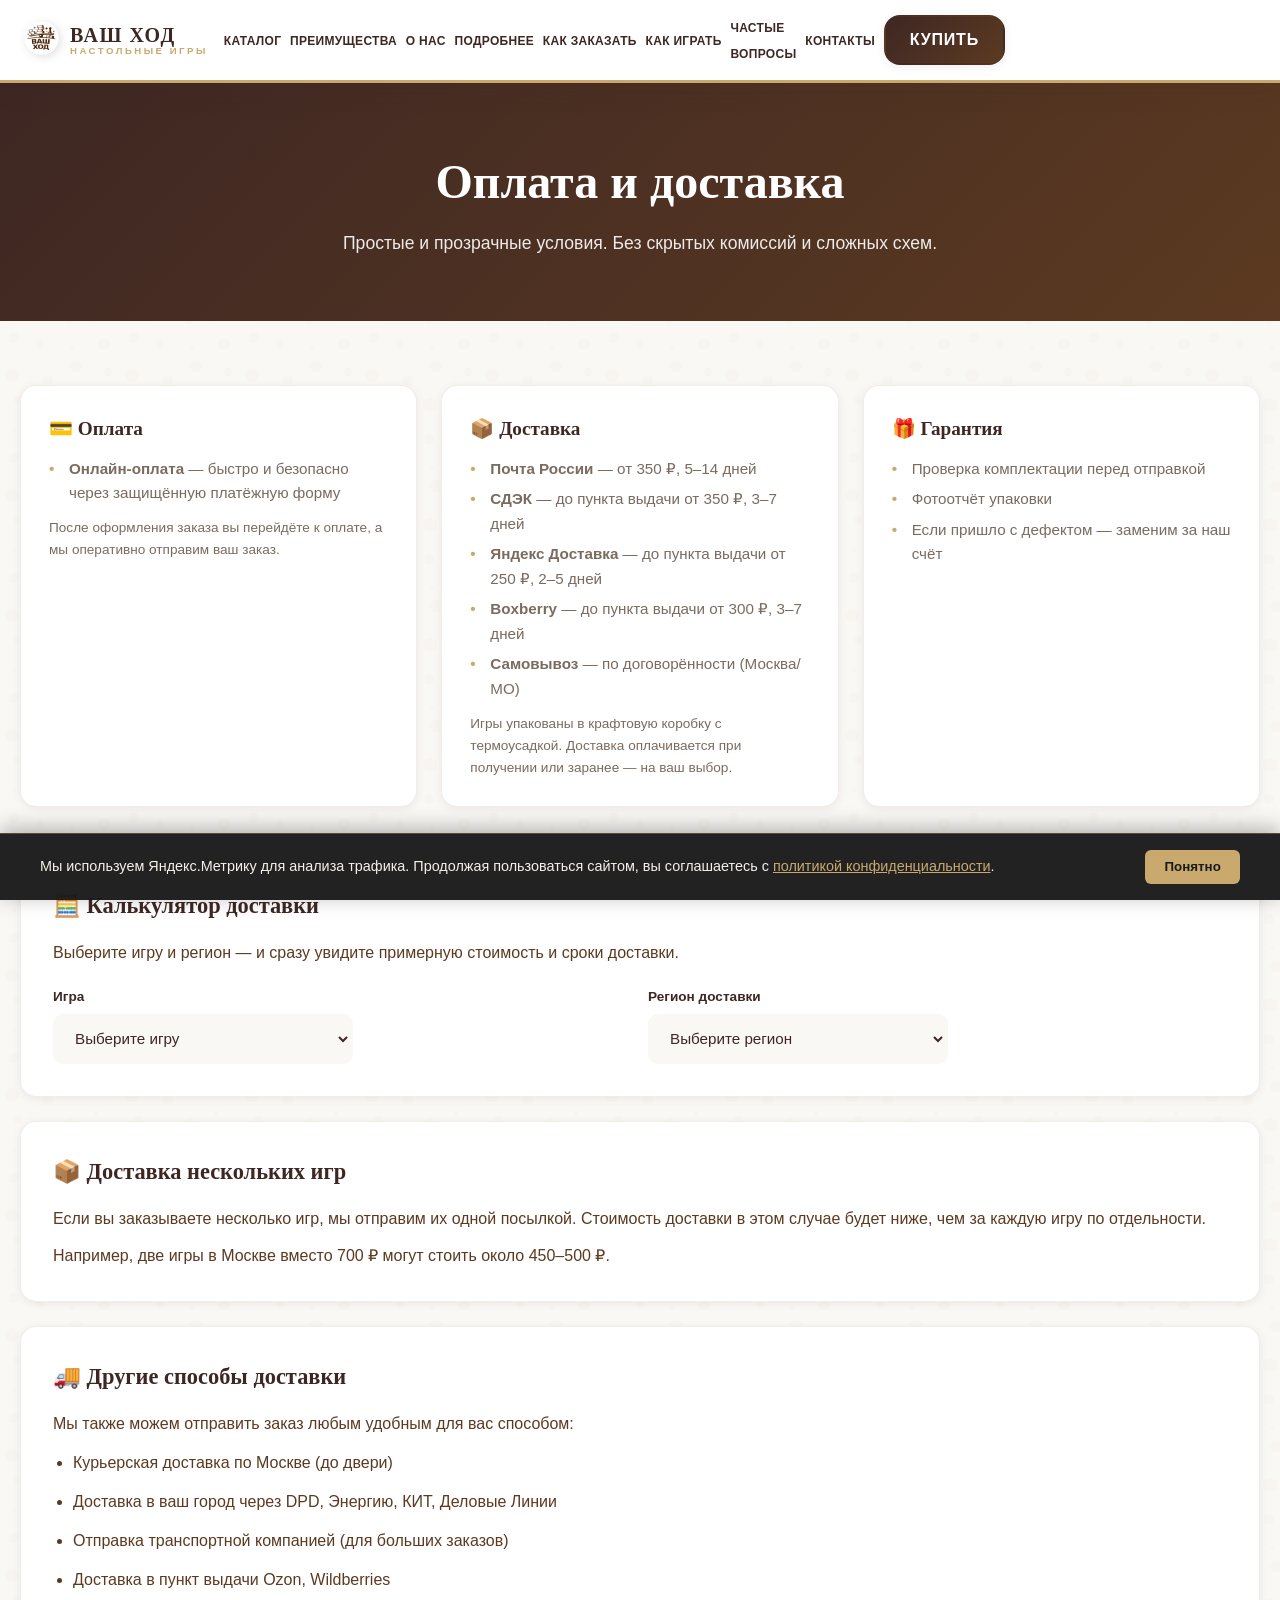
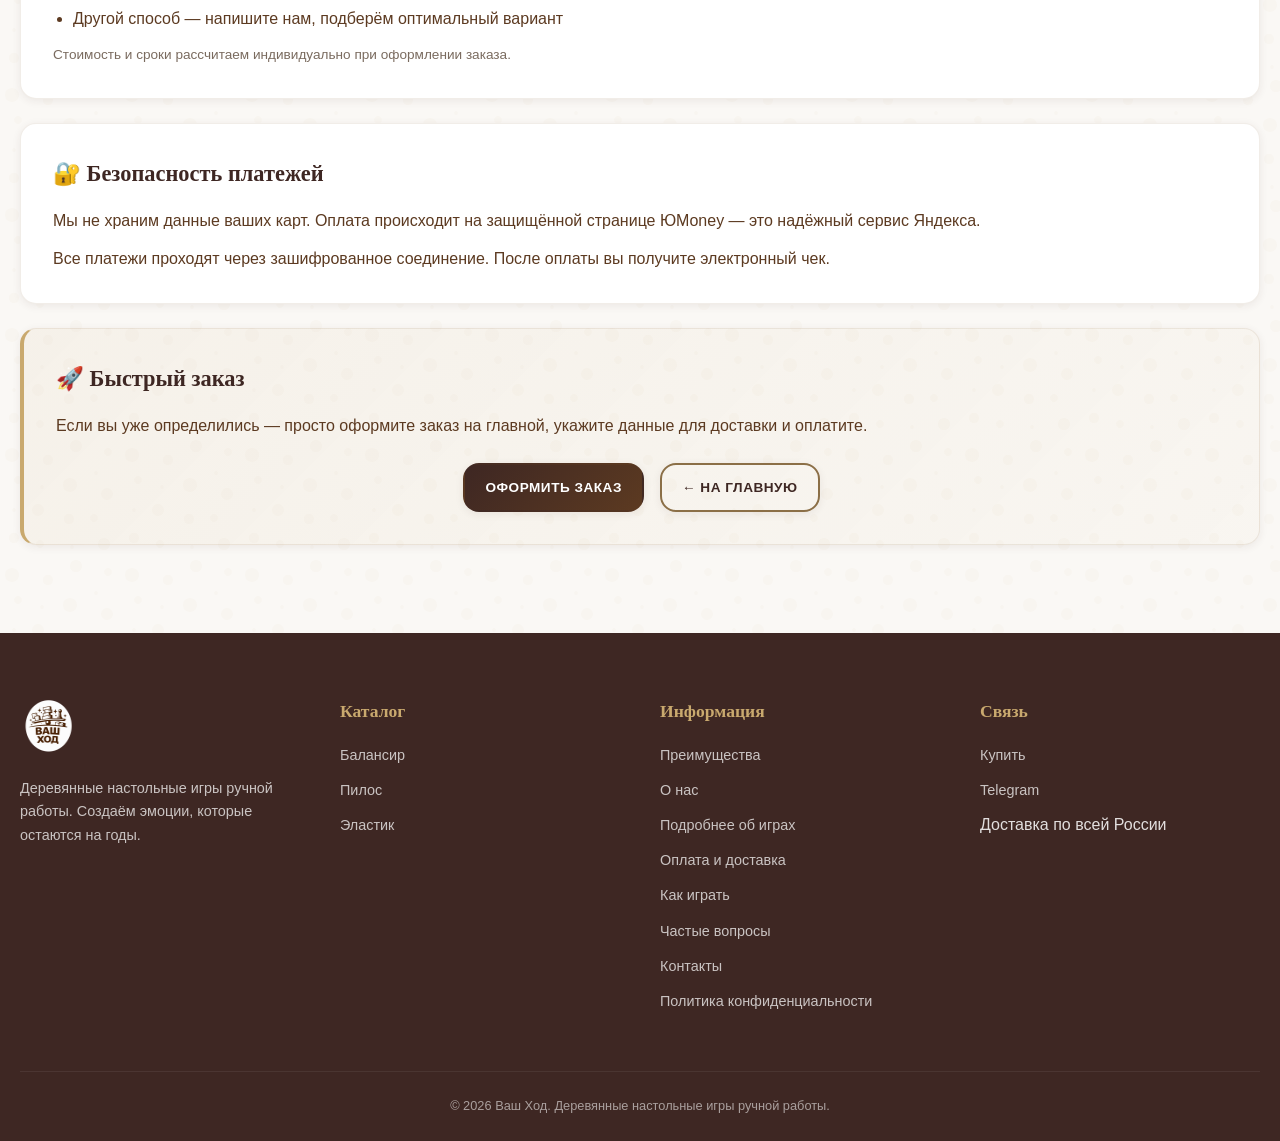
<file: delivery.html>
<!DOCTYPE html>
<html lang="ru">
<head>
    <meta charset="UTF-8" />
        <meta name="geo.region" content="RU" />
        <meta name="geo.placename" content="Russia" />
        <meta name="geo.position" content="55.755826;37.6173" />
        <meta name="ICBM" content="55.755826, 37.6173" />
    <meta name="viewport" content="width=device-width, initial-scale=1.0" />
    <meta name="color-scheme" content="light" />
    <title>Оплата и доставка — Ваш Ход</title>
    <meta name="description" content="Условия оплаты и доставки настольных игр Ваш Ход. Почта России, СДЭК, Яндекс Доставка, Boxberry, самовывоз." />
    <link rel="canonical" href="https://vashhod.online/delivery.html" />
    <meta property="og:type" content="website" />
    <meta property="og:url" content="https://vashhod.online/delivery.html" />
    <meta property="og:title" content="Оплата и доставка — Ваш Ход" />
    <meta property="og:description" content="Условия оплаты и доставки настольных игр Ваш Ход." />
    <meta property="og:image" content="https://vashhod.online/images/balansir/main.webp?v=3" />
    <meta property="og:locale" content="ru_RU" />
    <link rel="icon" type="image/x-icon" href="/favicon.ico" />
    <link rel="icon" type="image/png" sizes="32x32" href="/favicon.png" />
    <link rel="apple-touch-icon" sizes="180x180" href="/apple-touch-icon.png" />
    <link rel="stylesheet" href="css/style.css?v=7" />
    <script src="js/metrika.js"></script>
</head>
<body>

  <!-- Header -->
  <header class="header" id="header">
    <div class="container nav">
      <a href="index.html" class="logo" aria-label="Ваш Ход — на главную">
        <picture><source srcset="images/logo.webp" type="image/webp"><img src="images/logo.png" alt="Логотип Ваш Ход" width="56" height="56"></picture>
        <div class="logo-text">
          <span class="logo-main">ВАШ ХОД</span>
          <span class="logo-sub">Настольные игры</span>
        </div>
      </a>

      <nav aria-label="Главное меню">
        <ul class="nav-menu" id="navMenu">
          <li><a href="index.html#catalog" class="nav-link">Каталог</a></li>
          <li><a href="index.html#features" class="nav-link">Преимущества</a></li>
            <li><a href="about.html" class="nav-link">О нас</a></li>
          <li><a href="index.html#details" class="nav-link">Подробнее</a></li>
          <li><a href="index.html#order" class="nav-link">Как заказать</a></li>
          <li><a href="wiki.html" class="nav-link">Как играть</a></li>
          <li><a href="faq.html" class="nav-link">Частые<br>вопросы</a></li>
          <li><a href="index.html#contact" class="nav-link">Контакты</a></li>
<li class="nav-cta"><a href="checkout.html" class="btn btn-primary" style="padding:0.65rem 1.5rem;font-size:1rem;letter-spacing:0.8px;">Купить</a></li>
        </ul>
      </nav>

      <a href="checkout.html" class="btn btn-primary desktop-cta" style="padding:0.65rem 1.5rem;font-size:1rem;letter-spacing:0.8px;">Купить</a>
<button class="mobile-menu-btn" id="mobileMenuBtn" aria-label="Открыть меню" aria-expanded="false" aria-controls="navMenu">
        <span></span>
        <span></span>
        <span></span>
      </button>
    </div>
  </header>

  <main class="game-page">
    <section class="game-hero">
      <div class="container">
        <h1>Оплата и доставка</h1>
        <p>Простые и прозрачные условия. Без скрытых комиссий и сложных схем.</p>
      </div>
    </section>

    <section class="instructions-section">
      <div class="container">
        <div class="instructions-grid">
          <div class="instruction-card" id="payment">
            <h3>💳 Оплата</h3>
            <ul>
              <li><strong>Онлайн-оплата</strong> — быстро и безопасно через защищённую платёжную форму</li>
            </ul>
            <p style="margin-top:0.75rem;font-size:0.85rem;color:var(--color-text-muted);">
              После оформления заказа вы перейдёте к оплате, а мы оперативно отправим ваш заказ.
            </p>
          </div>

          <div class="instruction-card">
            <h3>📦 Доставка</h3>
            <ul>
              <li><strong>Почта России</strong> — от 350 ₽, 5–14 дней</li>
              <li><strong>СДЭК</strong> — до пункта выдачи от 350 ₽, 3–7 дней</li>
              <li><strong>Яндекс Доставка</strong> — до пункта выдачи от 250 ₽, 2–5 дней</li>
              <li><strong>Boxberry</strong> — до пункта выдачи от 300 ₽, 3–7 дней</li>
              <li><strong>Самовывоз</strong> — по договорённости (Москва/МО)</li>
            </ul>
            <p style="margin-top:0.75rem;font-size:0.85rem;color:var(--color-text-muted);">
              Игры упакованы в крафтовую коробку с термоусадкой. Доставка оплачивается при получении или заранее — на ваш выбор.
            </p>
          </div>

          <div class="instruction-card">
            <h3>🎁 Гарантия</h3>
            <ul>
              <li>Проверка комплектации перед отправкой</li>
              <li>Фотоотчёт упаковки</li>
              <li>Если пришло с дефектом — заменим за наш счёт</li>
            </ul>
          </div>
        </div>

        <div class="instruction-block" id="deliveryCalculator">
          <h3>🧮 Калькулятор доставки</h3>
          <p>Выберите игру и регион — и сразу увидите примерную стоимость и сроки доставки.</p>

          <div class="form-row" style="margin-top:1.25rem; align-items: flex-end; flex-wrap: wrap; gap: 1rem;">
            <div class="form-group" style="margin-bottom:0; width: 100%; max-width: 300px;">
              <label for="calcGame" class="form-label">Игра</label>
              <select id="calcGame" class="form-control">
                <option value="" disabled selected>Выберите игру</option>
                <option value="balansir">Балансир (40×40×4 см)</option>
                <option value="pilos">Пилос (40×40×4 см)</option>
                <option value="elastik">Эластик (40×70×4 см)</option>
              </select>
            </div>
            <div class="form-group" style="margin-bottom:0; width: 100%; max-width: 300px;">
              <label for="calcRegion" class="form-label">Регион доставки</label>
              <select id="calcRegion" class="form-control">
                <option value="" disabled selected>Выберите регион</option>
                <option value="moscow">Москва и Московская область</option>
                <option value="spb">Санкт-Петербург и Ленинградская область</option>
                <option value="big">Крупные города (от 500 тыс. жителей)</option>
                <option value="russia">Остальная Россия</option>
                <option value="far">Дальний Восток, Север, Крым, Кавказ</option>
              </select>
            </div>
          </div>

          <div id="calcResult" style="margin-top:1.5rem; display:none;">
            <div class="instructions-grid" style="margin-top:1rem;">
              <div class="instruction-card">
                <h3 style="font-size:1.1rem;">📮 Почта России</h3>
                <p class="calc-cost" id="postCost" style="font-size:1.25rem;font-weight:700;color:var(--color-dark);margin:0.5rem 0;">—</p>
                <p class="calc-days" id="postDays" style="font-size:0.9rem;color:var(--color-text-secondary);margin:0;">—</p>
              </div>
              <div class="instruction-card">
                <h3 style="font-size:1.1rem;">🚚 СДЭК</h3>
                <p class="calc-cost" id="cdekCost" style="font-size:1.25rem;font-weight:700;color:var(--color-dark);margin:0.5rem 0;">—</p>
                <p class="calc-days" id="cdekDays" style="font-size:0.9rem;color:var(--color-text-secondary);margin:0;">—</p>
              </div>
              <div class="instruction-card">
                <h3 style="font-size:1.1rem;">⚡ Яндекс Доставка</h3>
                <p class="calc-cost" id="yandexCost" style="font-size:1.25rem;font-weight:700;color:var(--color-dark);margin:0.5rem 0;">—</p>
                <p class="calc-days" id="yandexDays" style="font-size:0.9rem;color:var(--color-text-secondary);margin:0;">—</p>
              </div>
              <div class="instruction-card">
                <h3 style="font-size:1.1rem;">📦 Boxberry</h3>
                <p class="calc-cost" id="boxberryCost" style="font-size:1.25rem;font-weight:700;color:var(--color-dark);margin:0.5rem 0;">—</p>
                <p class="calc-days" id="boxberryDays" style="font-size:0.9rem;color:var(--color-text-secondary);margin:0;">—</p>
              </div>
              <div class="instruction-card">
                <h3 style="font-size:1.1rem;">🛍️ Пункт выдачи Ozon / WB</h3>
                <p class="calc-cost" id="wbCost" style="font-size:1.25rem;font-weight:700;color:var(--color-dark);margin:0.5rem 0;">—</p>
                <p class="calc-days" id="wbDays" style="font-size:0.9rem;color:var(--color-text-secondary);margin:0;">—</p>
              </div>
              <div class="instruction-card">
                <h3 style="font-size:1.1rem;">🏠 Самовывоз</h3>
                <p class="calc-cost" id="pickupCost" style="font-size:1.25rem;font-weight:700;color:var(--color-dark);margin:0.5rem 0;">—</p>
                <p class="calc-days" id="pickupDays" style="font-size:0.9rem;color:var(--color-text-secondary);margin:0;">—</p>
              </div>
            </div>
            <p style="margin-top:1rem;font-size:0.85rem;color:var(--color-text-muted);">
              Точную стоимость рассчитаем при оформлении заказа. Данные носят справочный характер.
            </p>
            <p style="margin-top:0.5rem;font-size:0.85rem;color:var(--color-text-muted);">
              Проверить стоимость самостоятельно:
              <a href="https://otpravka.pochta.ru/calculator" target="_blank" rel="noopener" style="color:var(--color-primary);text-decoration:underline;">Почта России</a>,
              <a href="https://www.cdek.ru/ru/calculate" target="_blank" rel="noopener" style="color:var(--color-primary);text-decoration:underline;">СДЭК</a>,
              <a href="https://dostavka.yandex.ru/order/cargo/" target="_blank" rel="noopener" style="color:var(--color-primary);text-decoration:underline;">Яндекс Доставка</a>,
              <a href="https://boxberry.ru/production/calculator" target="_blank" rel="noopener" style="color:var(--color-primary);text-decoration:underline;">Boxberry</a>.
            </p>
          </div>
        </div>

        <div class="instruction-block">
          <h3>📦 Доставка нескольких игр</h3>
          <p>Если вы заказываете несколько игр, мы отправим их одной посылкой. Стоимость доставки в этом случае будет ниже, чем за каждую игру по отдельности.</p>
          <p style="margin-top:0.75rem;">Например, две игры в Москве вместо 700 ₽ могут стоить около 450–500 ₽.</p>
        </div>

        <div class="instruction-block">
          <h3>🚚 Другие способы доставки</h3>
          <p>Мы также можем отправить заказ любым удобным для вас способом:</p>
          <ul style="margin-top:0.75rem;">
            <li>Курьерская доставка по Москве (до двери)</li>
            <li>Доставка в ваш город через DPD, Энергию, КИТ, Деловые Линии</li>
            <li>Отправка транспортной компанией (для больших заказов)</li>
            <li>Доставка в пункт выдачи Ozon, Wildberries</li>
            <li>Другой способ — напишите нам, подберём оптимальный вариант</li>
          </ul>
          <p style="margin-top:0.75rem;font-size:0.85rem;color:var(--color-text-muted);">
            Стоимость и сроки рассчитаем индивидуально при оформлении заказа.
          </p>
        </div>

        <div class="instruction-block">
          <h3>🔐 Безопасность платежей</h3>
          <p>Мы не храним данные ваших карт. Оплата происходит на защищённой странице ЮMoney — это надёжный сервис Яндекса.</p>
          <p style="margin-top:0.75rem;">Все платежи проходят через зашифрованное соединение. После оплаты вы получите электронный чек.</p>
        </div>

        <div class="instruction-block bonus-rule">
          <h3>🚀 Быстрый заказ</h3>
          <p>Если вы уже определились — просто оформите заказ на главной, укажите данные для доставки и оплатите.</p>
          <div class="btn-group" style="margin-top:1.5rem;">
            <a href="checkout.html" class="btn btn-primary">Оформить заказ</a>
            <a href="index.html" class="btn btn-outline">← На главную</a>
          </div>
        </div>
      </div>
    </section>
  </main>

  <!-- Footer -->
  <footer class="footer">
    <div class="container">
      <div class="footer-grid">
        <div class="footer-brand">
          <picture><source srcset="images/logo.webp" type="image/webp"><img src="images/logo.png" width="56" height="56" alt="Логотип Ваш Ход" loading="lazy"></picture>
          <p>Деревянные настольные игры ручной работы. Создаём эмоции, которые остаются на годы.</p>
        </div>

        <div>
          <h4 class="footer-title">Каталог</h4>
          <ul class="footer-links">
            <li><a href="index.html#catalog">Балансир</a></li>
            <li><a href="index.html#catalog">Пилос</a></li>
            <li><a href="index.html#catalog">Эластик</a></li>
          </ul>
        </div>

        <div>
          <h4 class="footer-title">Информация</h4>
          <ul class="footer-links">
            <li><a href="index.html#features">Преимущества</a></li>
                            <li><a href="about.html">О нас</a></li>
            <li><a href="index.html#details">Подробнее об играх</a></li>
            <li><a href="delivery.html">Оплата и доставка</a></li>
            <li><a href="wiki.html">Как играть</a></li>
            <li><a href="faq.html">Частые вопросы</a></li>
            <li><a href="index.html#contact">Контакты</a></li>
            <li><a href="privacy.html">Политика конфиденциальности</a></li>
          </ul>
        </div>

        <div>
          <h4 class="footer-title">Связь</h4>
          <ul class="footer-links">
            <li><a href="index.html#contact">Купить</a></li>
            <li><a href="https://t.me/Vash_Hod" target="_blank" rel="noopener">Telegram</a></li>
            <li><span>Доставка по всей России</span></li>
          </ul>
        </div>
      </div>

      <div class="footer-bottom">
        <p>© 2026 Ваш Ход. Деревянные настольные игры ручной работы.</p>
      </div>
    </div>
  </footer>

  <script src="js/main.js?v=7"></script>
  <script>
    (function () {
      var DELIVERY_DATA = {
        balansir: {
          moscow: {
            post: { cost: 350, days: "3–5 дней" },
            cdek: { cost: 350, days: "2–4 дня" },
            yandex: { cost: 250, days: "1–3 дня" },
            boxberry: { cost: 300, days: "2–4 дня" },
            wb: { cost: 350, days: "2–4 дня" },
            pickup: { cost: 0, days: "Бесплатно, по договорённости" },
          },
          spb: {
            post: { cost: 400, days: "4–7 дней" },
            cdek: { cost: 400, days: "3–5 дней" },
            yandex: { cost: 300, days: "2–4 дня" },
            boxberry: { cost: 350, days: "3–5 дней" },
            wb: { cost: 400, days: "3–5 дней" },
            pickup: { cost: null, days: "Недоступен" },
          },
          big: {
            post: { cost: 450, days: "5–10 дней" },
            cdek: { cost: 450, days: "3–6 дней" },
            yandex: { cost: 350, days: "2–5 дней" },
            boxberry: { cost: 400, days: "3–6 дней" },
            wb: { cost: 450, days: "3–6 дней" },
            pickup: { cost: null, days: "Недоступен" },
          },
          russia: {
            post: { cost: 550, days: "7–14 дней" },
            cdek: { cost: 550, days: "5–9 дней" },
            yandex: { cost: 450, days: "4–7 дней" },
            boxberry: { cost: 500, days: "5–8 дней" },
            wb: { cost: 550, days: "5–8 дней" },
            pickup: { cost: null, days: "Недоступен" },
          },
          far: {
            post: { cost: 700, days: "10–21 день" },
            cdek: { cost: 700, days: "7–12 дней" },
            yandex: { cost: 600, days: "5–10 дней" },
            boxberry: { cost: 650, days: "7–10 дней" },
            wb: { cost: 700, days: "7–10 дней" },
            pickup: { cost: null, days: "Недоступен" },
          },
        },
        pilos: {
          moscow: {
            post: { cost: 350, days: "3–5 дней" },
            cdek: { cost: 350, days: "2–4 дня" },
            yandex: { cost: 250, days: "1–3 дня" },
            boxberry: { cost: 300, days: "2–4 дня" },
            wb: { cost: 350, days: "2–4 дня" },
            pickup: { cost: 0, days: "Бесплатно, по договорённости" },
          },
          spb: {
            post: { cost: 400, days: "4–7 дней" },
            cdek: { cost: 400, days: "3–5 дней" },
            yandex: { cost: 300, days: "2–4 дня" },
            boxberry: { cost: 350, days: "3–5 дней" },
            wb: { cost: 400, days: "3–5 дней" },
            pickup: { cost: null, days: "Недоступен" },
          },
          big: {
            post: { cost: 450, days: "5–10 дней" },
            cdek: { cost: 450, days: "3–6 дней" },
            yandex: { cost: 350, days: "2–5 дней" },
            boxberry: { cost: 400, days: "3–6 дней" },
            wb: { cost: 450, days: "3–6 дней" },
            pickup: { cost: null, days: "Недоступен" },
          },
          russia: {
            post: { cost: 550, days: "7–14 дней" },
            cdek: { cost: 550, days: "5–9 дней" },
            yandex: { cost: 450, days: "4–7 дней" },
            boxberry: { cost: 500, days: "5–8 дней" },
            wb: { cost: 550, days: "5–8 дней" },
            pickup: { cost: null, days: "Недоступен" },
          },
          far: {
            post: { cost: 700, days: "10–21 день" },
            cdek: { cost: 700, days: "7–12 дней" },
            yandex: { cost: 600, days: "5–10 дней" },
            boxberry: { cost: 650, days: "7–10 дней" },
            wb: { cost: 700, days: "7–10 дней" },
            pickup: { cost: null, days: "Недоступен" },
          },
        },
        elastik: {
          moscow: {
            post: { cost: 450, days: "3–5 дней" },
            cdek: { cost: 450, days: "2–4 дня" },
            yandex: { cost: 350, days: "1–3 дня" },
            boxberry: { cost: 400, days: "2–4 дня" },
            wb: { cost: 450, days: "2–4 дня" },
            pickup: { cost: 0, days: "Бесплатно, по договорённости" },
          },
          spb: {
            post: { cost: 500, days: "4–7 дней" },
            cdek: { cost: 500, days: "3–5 дней" },
            yandex: { cost: 400, days: "2–4 дня" },
            boxberry: { cost: 450, days: "3–5 дней" },
            wb: { cost: 500, days: "3–5 дней" },
            pickup: { cost: null, days: "Недоступен" },
          },
          big: {
            post: { cost: 550, days: "5–10 дней" },
            cdek: { cost: 550, days: "3–6 дней" },
            yandex: { cost: 450, days: "2–5 дней" },
            boxberry: { cost: 500, days: "3–6 дней" },
            wb: { cost: 550, days: "3–6 дней" },
            pickup: { cost: null, days: "Недоступен" },
          },
          russia: {
            post: { cost: 650, days: "7–14 дней" },
            cdek: { cost: 650, days: "5–9 дней" },
            yandex: { cost: 550, days: "4–7 дней" },
            boxberry: { cost: 600, days: "5–8 дней" },
            wb: { cost: 650, days: "5–8 дней" },
            pickup: { cost: null, days: "Недоступен" },
          },
          far: {
            post: { cost: 900, days: "10–21 день" },
            cdek: { cost: 900, days: "7–12 дней" },
            yandex: { cost: 800, days: "5–10 дней" },
            boxberry: { cost: 850, days: "7–10 дней" },
            wb: { cost: 900, days: "7–10 дней" },
            pickup: { cost: null, days: "Недоступен" },
          },
        },
      };

      function formatCost(cost) {
        if (cost === null || cost === undefined) return "—";
        if (cost === 0) return "Бесплатно";
        return cost.toLocaleString("ru-RU") + " ₽";
      }

      function calculate() {
        var game = document.getElementById("calcGame").value;
        var region = document.getElementById("calcRegion").value;
        var resultBlock = document.getElementById("calcResult");

        if (!game || !region || !DELIVERY_DATA[game] || !DELIVERY_DATA[game][region]) {
          resultBlock.style.display = "none";
          return;
        }

        var data = DELIVERY_DATA[game][region];
        document.getElementById("postCost").textContent = formatCost(data.post.cost);
        document.getElementById("postDays").textContent = data.post.days;
        document.getElementById("cdekCost").textContent = formatCost(data.cdek.cost);
        document.getElementById("cdekDays").textContent = data.cdek.days;
        document.getElementById("yandexCost").textContent = formatCost(data.yandex.cost);
        document.getElementById("yandexDays").textContent = data.yandex.days;
        document.getElementById("boxberryCost").textContent = formatCost(data.boxberry.cost);
        document.getElementById("boxberryDays").textContent = data.boxberry.days;
        document.getElementById("wbCost").textContent = formatCost(data.wb.cost);
        document.getElementById("wbDays").textContent = data.wb.days;
        document.getElementById("pickupCost").textContent = formatCost(data.pickup.cost);
        document.getElementById("pickupDays").textContent = data.pickup.days;

        resultBlock.style.display = "block";
      }

      var calcGame = document.getElementById("calcGame");
      var calcRegion = document.getElementById("calcRegion");
      if (calcGame) calcGame.addEventListener("change", calculate);
      if (calcRegion) calcRegion.addEventListener("change", calculate);
    })();
  </script>
</body>
</html>
</file>
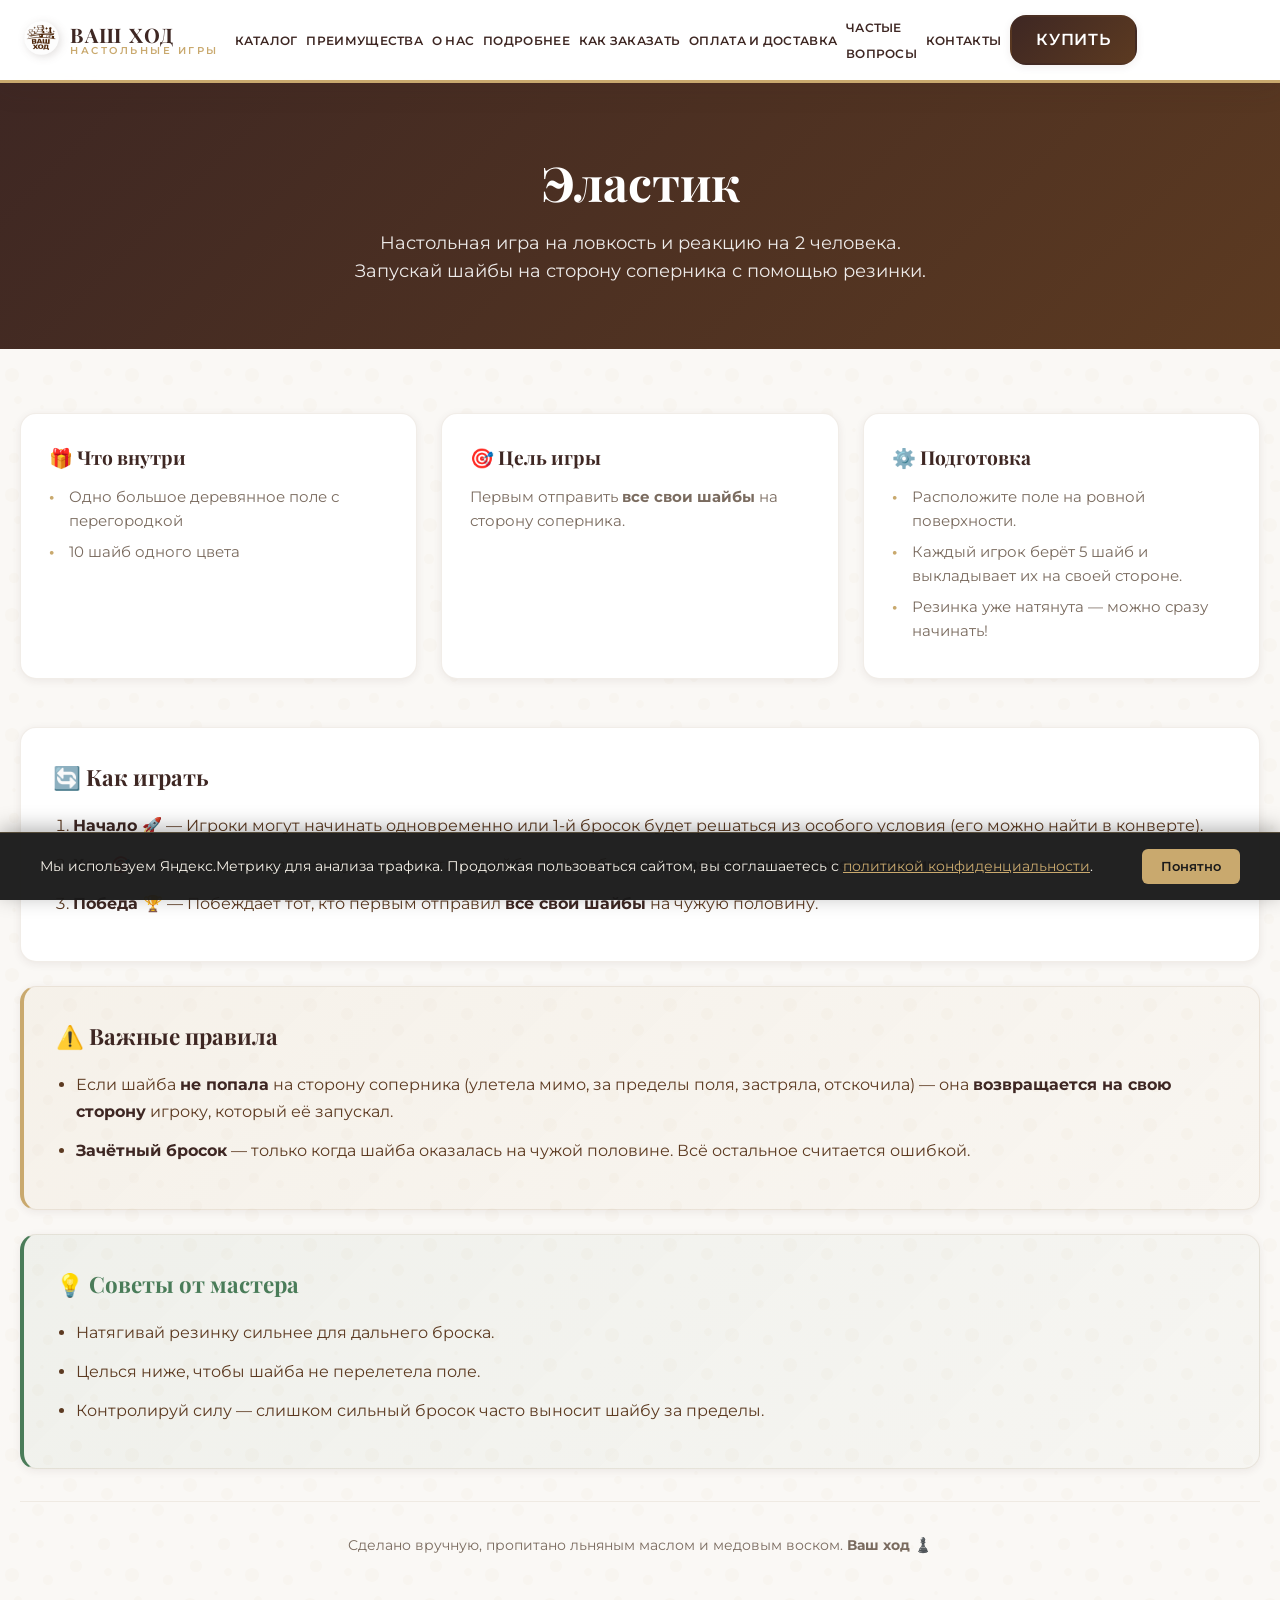
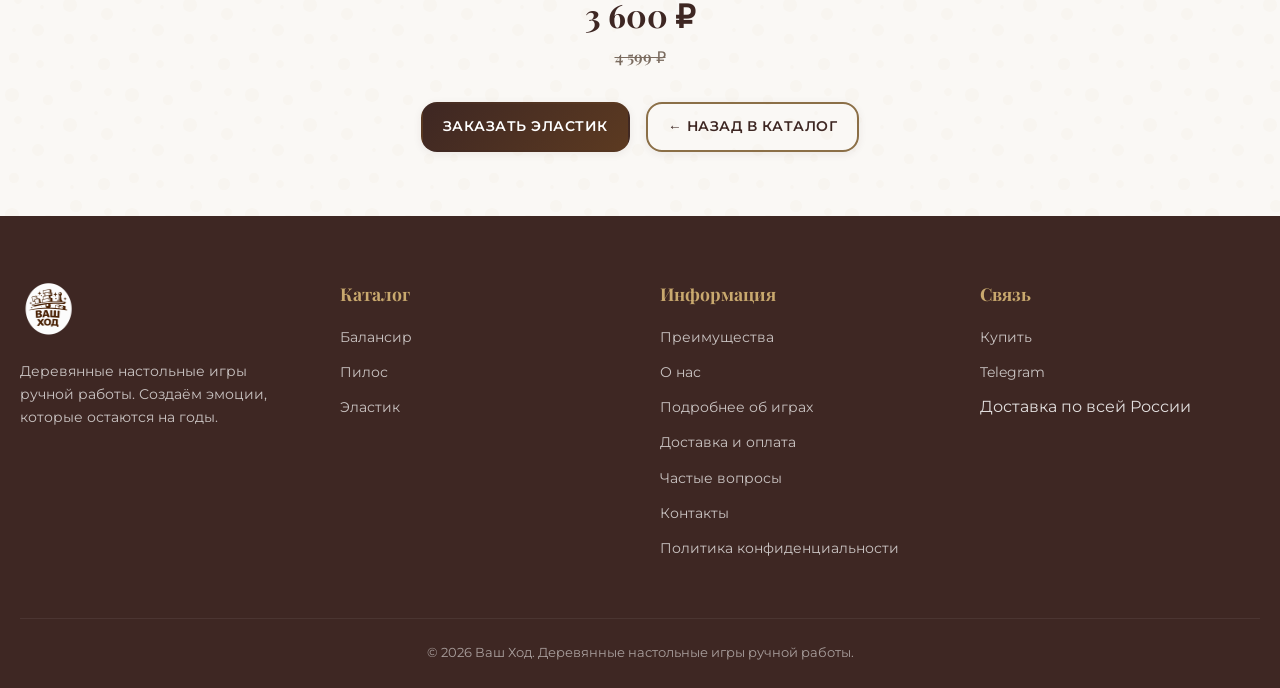
<file: elastik.html>
<!DOCTYPE html>
<html lang="ru">
<head>
  <meta charset="UTF-8">
  <meta name="viewport" content="width=device-width, initial-scale=1.0">
  <link rel="icon" type="image/x-icon" href="/favicon.ico">
  <link rel="icon" type="image/png" sizes="32x32" href="/favicon.png">
  <link rel="apple-touch-icon" sizes="180x180" href="/apple-touch-icon.png">
  <title>Эластик — Инструкция и правила | Ваш Ход</title>
  <meta name="description" content="Эластик — настольная игра на ловкость и реакцию ручной работы. Полные правила, комплектация и советы.">
  <meta property="og:title" content="Эластик — Инструкция и правила | Ваш Ход">
  <meta property="og:description" content="Эластик — настольная игра на ловкость и реакцию ручной работы. Полные правила, комплектация и советы.">
  <meta property="og:type" content="website">
  <meta property="og:url" content="https://vashhod.online/elastik.html">
  <meta property="og:image" content="https://vashhod.online/images/elastik/main.jpg">
  <link rel="stylesheet" href="fonts/fonts.css" />
<link rel="stylesheet" href="css/style.css?v=7">

<!-- Yandex.Metrika -->
<script>window.yandexMetrikaId = '109822269';</script>
<script src="js/metrika.js"></script>
<noscript><div>src="https://mc.yandex.ru/watch/109822269" style="position:absolute; left:-9999px;" alt="" /></div></noscript>
<!-- /Yandex.Metrika -->
    <link rel="canonical" href="https://vashhod.online/elastik.html" />
    <script type="application/ld+json">
    {
        "@context": "https://schema.org",
        "@type": "Product",
        "name": "Эластик",
        "image": "https://vashhod.online/images/elastik/main.jpg",
        "description": "Настольная игра на меткость из натурального дерева ручной работы",
        "brand": { "@type": "Brand", "name": "Ваш Ход" },
        "offers": {
            "@type": "Offer",
            "price": "3600",
            "priceCurrency": "RUB",
            "availability": "https://schema.org/InStock",
            "url": "https://vashhod.online/elastik.html"
        }
    }
    </script>

        <meta name="geo.region" content="RU" />
        <meta name="geo.placename" content="Russia" />
        <meta name="geo.position" content="55.755826;37.6173" />
        <meta name="ICBM" content="55.755826, 37.6173" />
    </head>
<body>

  <!-- Header -->
  <header class="header" id="header">
    <div class="container nav">
      <a href="index.html" class="logo" aria-label="Ваш Ход — на главную">
        <picture><source srcset="images/logo.webp" type="image/webp"><img src="images/logo.png" alt="Логотип Ваш Ход" width="56" height="56"></picture>
        <div class="logo-text">
          <span class="logo-main">ВАШ ХОД</span>
          <span class="logo-sub">Настольные игры</span>
        </div>
      </a>

      <nav aria-label="Главное меню">
        <ul class="nav-menu" id="navMenu">
          <li><a href="index.html#catalog" class="nav-link">Каталог</a></li>
          <li><a href="index.html#features" class="nav-link">Преимущества</a></li>
            <li><a href="about.html" class="nav-link">О нас</a></li>
          <li><a href="index.html#details" class="nav-link">Подробнее</a></li>
          <li><a href="index.html#order" class="nav-link">Как заказать</a></li>
          <li><a href="delivery.html" class="nav-link">Оплата и доставка</a></li>
          <li><a href="faq.html" class="nav-link">Частые<br>вопросы</a></li>
          <li><a href="index.html#contact" class="nav-link">Контакты</a></li>
<li class="nav-cta"><a href="checkout.html" class="btn btn-primary" style="padding:0.65rem 1.5rem;font-size:1rem;letter-spacing:0.8px;">Купить</a></li>
        </ul>
      </nav>

      <a href="checkout.html" class="btn btn-primary desktop-cta" style="padding:0.65rem 1.5rem;font-size:1rem;letter-spacing:0.8px;">Купить</a>
<button class="mobile-menu-btn" id="mobileMenuBtn" aria-label="Открыть меню" aria-expanded="false" aria-controls="navMenu">
        <span></span>
        <span></span>
        <span></span>
      </button>
    </div>
  </header>

  <main class="game-page">
    <!-- Game Hero -->
    <section class="game-hero">
      <div class="container">
        <h1>Эластик</h1>
        <p>Настольная игра на ловкость и реакцию на 2 человека. Запускай шайбы на сторону соперника с помощью резинки.</p>
      </div>
    </section>

    <!-- Instructions -->
    <section class="instructions-section">
      <div class="container">
        <div class="instructions-grid">
          <div class="instruction-card">
            <h3>🎁 Что внутри</h3>
            <ul>
              <li>Одно большое деревянное поле с перегородкой</li>
              <li>10 шайб одного цвета</li>
            </ul>
          </div>

          <div class="instruction-card">
            <h3>🎯 Цель игры</h3>
            <p>Первым отправить <strong>все свои шайбы</strong> на сторону соперника.</p>
          </div>

          <div class="instruction-card">
            <h3>⚙️ Подготовка</h3>
            <ul>
              <li>Расположите поле на ровной поверхности.</li>
              <li>Каждый игрок берёт 5 шайб и выкладывает их на своей стороне.</li>
              <li>Резинка уже натянута — можно сразу начинать!</li>
            </ul>
          </div>
        </div>

        <div class="instruction-block">
          <h3>🔄 Как играть</h3>
          <ol>
            <li><strong>Начало 🚀</strong> — Игроки могут начинать одновременно или 1-й бросок будет решаться из особого условия (его можно найти в конверте).</li>
            <li><strong>Ход 🎯</strong> — С помощью резинки нужно запустить шайбу так, чтобы она <strong>оказалась на стороне соперника</strong>.</li>
            <li><strong>Победа 🏆</strong> — Побеждает тот, кто первым отправил <strong>все свои шайбы</strong> на чужую половину.</li>
          </ol>
        </div>

        <div class="instruction-block bonus-rule">
          <h3>⚠️ Важные правила</h3>
          <ul>
            <li>Если шайба <strong>не попала</strong> на сторону соперника (улетела мимо, за пределы поля, застряла, отскочила) — она <strong>возвращается на свою сторону</strong> игроку, который её запускал.</li>
            <li><strong>Зачётный бросок</strong> — только когда шайба оказалась на чужой половине. Всё остальное считается ошибкой.</li>
          </ul>
        </div>

        <div class="instruction-block tips-rule">
          <h3>💡 Советы от мастера</h3>
          <ul>
            <li>Натягивай резинку сильнее для дальнего броска.</li>
            <li>Целься ниже, чтобы шайба не перелетела поле.</li>
            <li>Контролируй силу — слишком сильный бросок часто выносит шайбу за пределы.</li>
          </ul>
        </div>

        <div class="game-footer-note">
          <p>Сделано вручную, пропитано льняным маслом и медовым воском. <strong>Ваш ход ♟️</strong></p>
        </div>

        <div class="product-price" style="text-align:center;font-size:2rem;margin-bottom:1rem;">
          <span>3 600</span> ₽
          <span class="old">4 599 ₽</span>
        </div>
        <div class="btn-group">
          <a href="checkout.html" class="btn btn-primary" data-product="Эластик">Заказать Эластик</a>
          <a href="index.html#catalog" class="btn btn-outline">← Назад в каталог</a>
        </div>
      </div>
    </section>
  </main>

  <!-- Footer -->
  <footer class="footer">
    <div class="container">
      <div class="footer-grid">
        <div class="footer-brand">
          <picture><source srcset="images/logo.webp" type="image/webp"><img src="images/logo.png" width="56" height="56" alt="Логотип Ваш Ход" loading="lazy"></picture>
          <p>Деревянные настольные игры ручной работы. Создаём эмоции, которые остаются на годы.</p>
        </div>

        <div>
          <h4 class="footer-title">Каталог</h4>
          <ul class="footer-links">
            <li><a href="index.html#catalog">Балансир</a></li>
            <li><a href="index.html#catalog">Пилос</a></li>
            <li><a href="index.html#catalog">Эластик</a></li>
          </ul>
        </div>

        <div>
          <h4 class="footer-title">Информация</h4>
          <ul class="footer-links">
            <li><a href="index.html#features">Преимущества</a></li>
                            <li><a href="about.html">О нас</a></li>
            <li><a href="index.html#details">Подробнее об играх</a></li>
            <li><a href="delivery.html">Доставка и оплата</a></li>
            <li><a href="faq.html">Частые вопросы</a></li>
            <li><a href="index.html#contact">Контакты</a></li>
            <li><a href="privacy.html">Политика конфиденциальности</a></li>
          </ul>
        </div>

        <div>
          <h4 class="footer-title">Связь</h4>
          <ul class="footer-links">
            <li><a href="index.html#contact">Купить</a></li>
            <li><a href="https://t.me/Vash_Hod" target="_blank" rel="noopener">Telegram</a></li>
            <li><span>Доставка по всей России</span></li>
          </ul>
        </div>
      </div>

      <div class="footer-bottom">
        <p>© 2026 Ваш Ход. Деревянные настольные игры ручной работы.</p>
      </div>
    </div>
  </footer>

  <script src="js/main.js?v=7"></script></body>
</html>
</file>
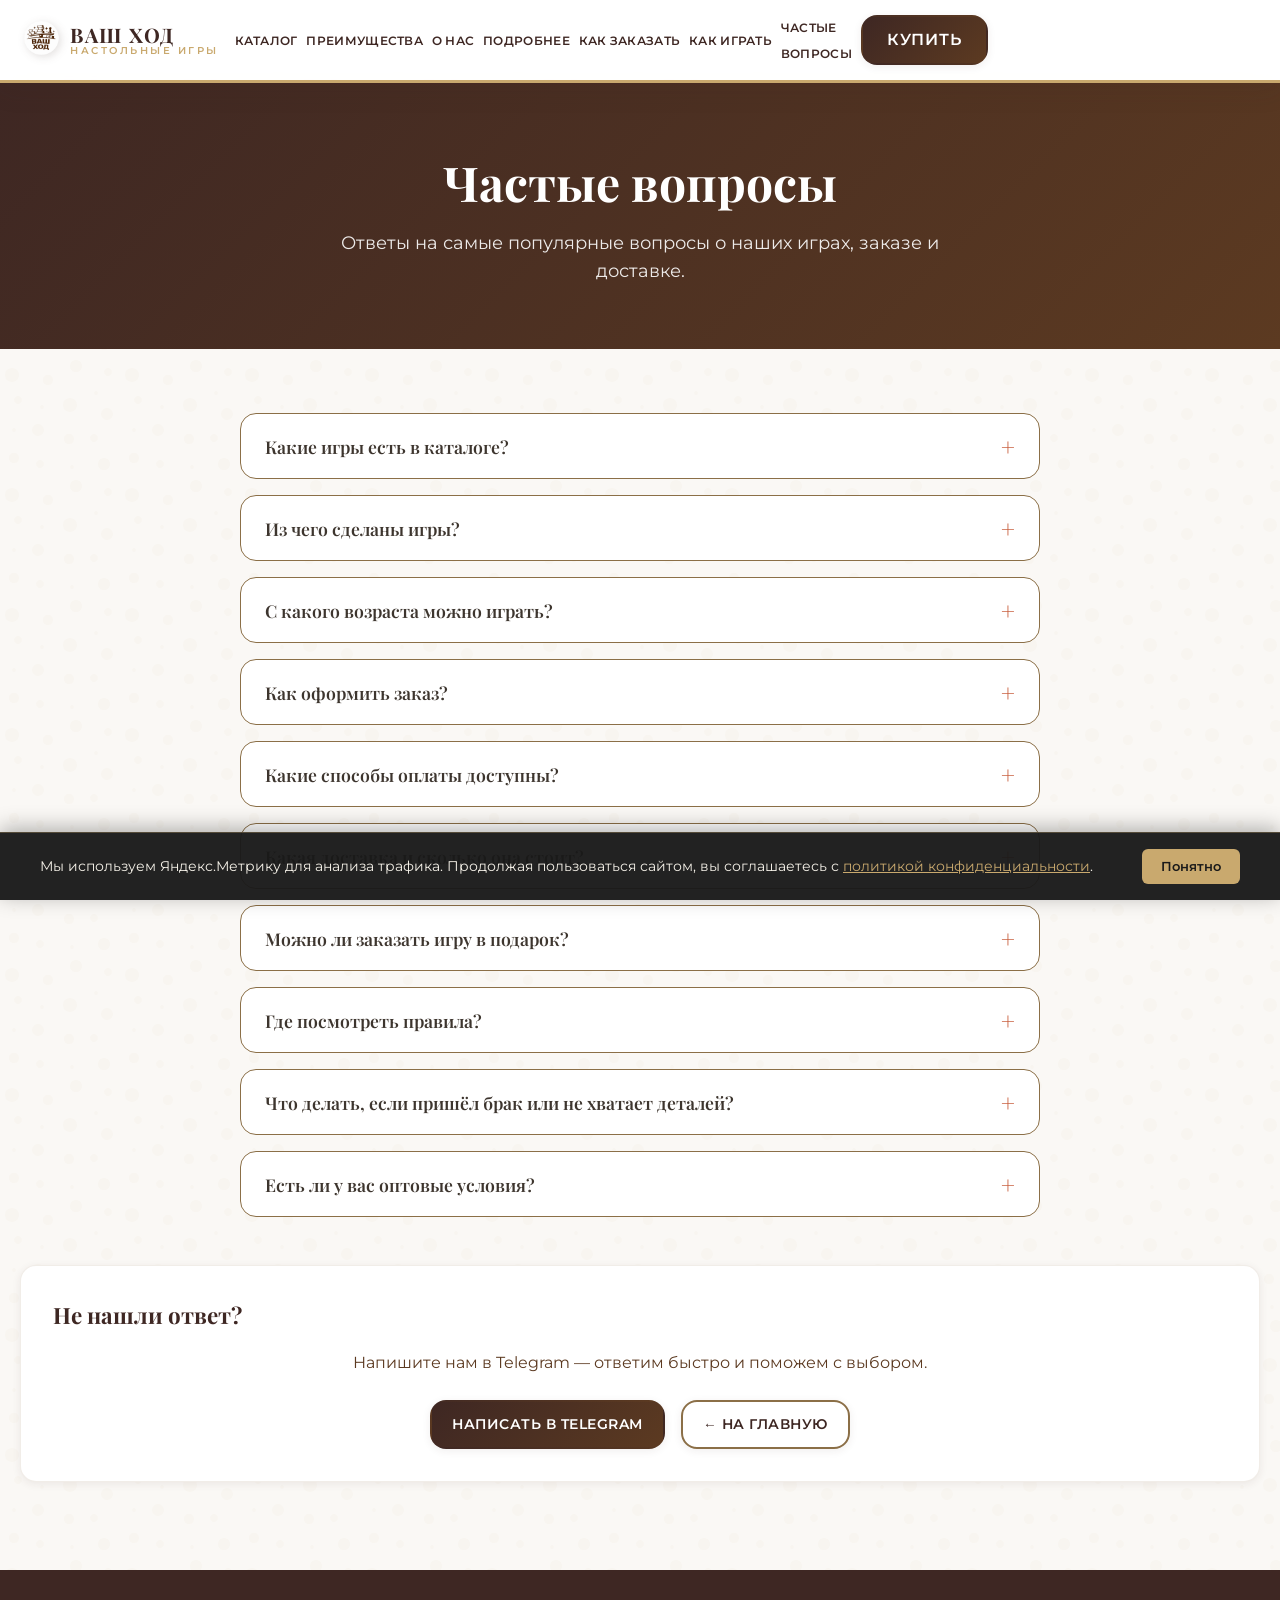
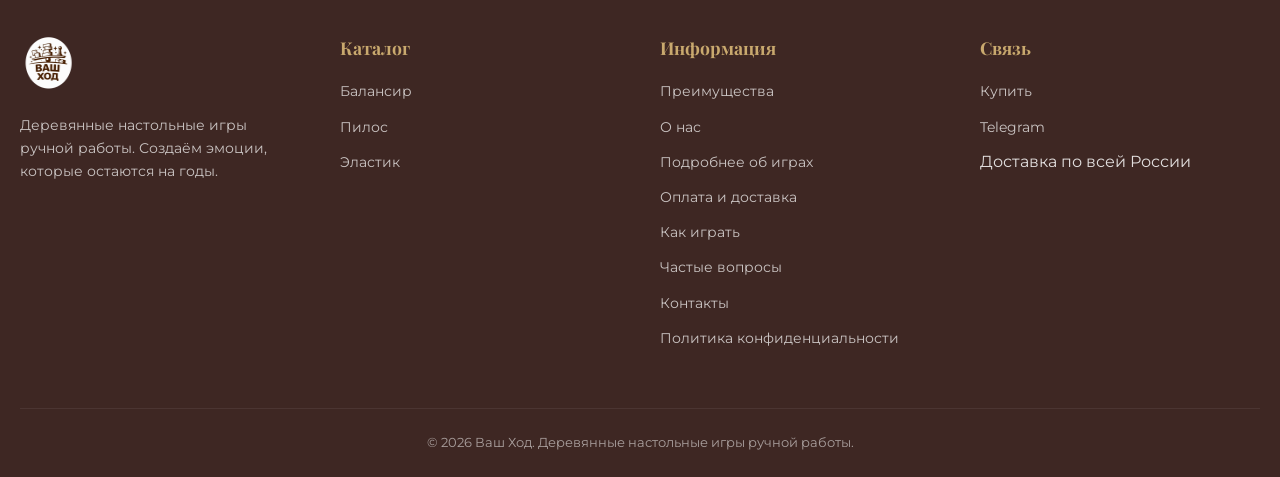
<file: faq.html>
<!DOCTYPE html>
<html lang="ru">
<head>
  <meta charset="UTF-8">
  <meta name="viewport" content="width=device-width, initial-scale=1.0">
  <link rel="icon" type="image/x-icon" href="/favicon.ico">
  <link rel="icon" type="image/png" sizes="32x32" href="/favicon.png">
  <link rel="apple-touch-icon" sizes="180x180" href="/apple-touch-icon.png">
  <title>Частые вопросы | Ваш Ход</title>
  <meta name="description" content="Ответы на частые вопросы о настольных играх Ваш Ход: заказ, оплата, доставка, комплектация и правила.">
  <meta property="og:title" content="Частые вопросы | Ваш Ход">
  <meta property="og:description" content="Ответы на частые вопросы о настольных играх Ваш Ход.">
  <meta property="og:type" content="website">
  <meta property="og:url" content="https://vashhod.online/faq.html">
  <meta property="og:image" content="https://vashhod.online/images/logo.png">
  <link rel="stylesheet" href="fonts/fonts.css" />
  <link rel="stylesheet" href="css/style.css?v=7">

<!-- Yandex.Metrika -->
<script>window.yandexMetrikaId = '109822269';</script>
<script src="js/metrika.js"></script>
<noscript><div>src="https://mc.yandex.ru/watch/109822269" style="position:absolute; left:-9999px;" alt="" /></div></noscript>
<!-- /Yandex.Metrika -->
    <link rel="canonical" href="https://vashhod.online/faq.html" />
  <style>
    .faq-list {
      max-width: 800px;
      margin: 0 auto;
      display: flex;
      flex-direction: column;
      gap: 1rem;
    }
    .faq-item {
      background: var(--color-surface, #fff);
      border: 1px solid var(--color-border, #e8e0d5);
      border-radius: var(--radius-md, 12px);
      overflow: hidden;
    }
    .faq-question {
      width: 100%;
      padding: 1.25rem 1.5rem;
      text-align: left;
      background: none;
      border: none;
      font-family: var(--font-display, inherit);
      font-size: 1.1rem;
      font-weight: 600;
      color: var(--color-text, #3d352e);
      cursor: pointer;
      display: flex;
      justify-content: space-between;
      align-items: center;
      gap: 1rem;
    }
    .faq-question::after {
      content: '+';
      font-size: 1.5rem;
      line-height: 1;
      color: var(--color-primary, #c75b39);
      flex-shrink: 0;
    }
    .faq-item.active .faq-question::after {
      content: '−';
    }
    .faq-answer {
      max-height: 0;
      overflow: hidden;
      transition: max-height 0.3s ease, padding 0.3s ease;
      padding: 0 1.5rem;
      color: var(--color-text-secondary, #5e564d);
      line-height: 1.7;
    }
    .faq-item.active .faq-answer {
      max-height: 500px;
      padding-bottom: 1.5rem;
    }
    .faq-answer p + p {
      margin-top: 0.75rem;
    }
    .faq-answer ul {
      margin: 0.75rem 0 0 1.25rem;
    }
    .faq-answer li + li {
      margin-top: 0.4rem;
    }
  </style>

        <meta name="geo.region" content="RU" />
        <meta name="geo.placename" content="Russia" />
        <meta name="geo.position" content="55.755826;37.6173" />
        <meta name="ICBM" content="55.755826, 37.6173" />
    </head>
<body>

  <!-- Header -->
  <header class="header" id="header">
    <div class="container nav">
      <a href="index.html" class="logo" aria-label="Ваш Ход — на главную">
        <picture><source srcset="images/logo.webp" type="image/webp"><img src="images/logo.png" alt="Логотип Ваш Ход" width="56" height="56"></picture>
        <div class="logo-text">
          <span class="logo-main">ВАШ ХОД</span>
          <span class="logo-sub">Настольные игры</span>
        </div>
      </a>

      <nav aria-label="Главное меню">
        <ul class="nav-menu" id="navMenu">
          <li><a href="index.html#catalog" class="nav-link">Каталог</a></li>
          <li><a href="index.html#features" class="nav-link">Преимущества</a></li>
            <li><a href="about.html" class="nav-link">О нас</a></li>
          <li><a href="index.html#details" class="nav-link">Подробнее</a></li>
          <li><a href="index.html#order" class="nav-link">Как заказать</a></li>
          <li><a href="wiki.html" class="nav-link">Как играть</a></li>
          <li><a href="faq.html" class="nav-link">Частые<br>вопросы</a></li>
<li class="nav-cta"><a href="checkout.html" class="btn btn-primary" style="padding:0.65rem 1.5rem;font-size:1rem;letter-spacing:0.8px;">Купить</a></li>
        </ul>
      </nav>

      <a href="checkout.html" class="btn btn-primary desktop-cta" style="padding:0.65rem 1.5rem;font-size:1rem;letter-spacing:0.8px;">Купить</a>
<button class="mobile-menu-btn" id="mobileMenuBtn" aria-label="Открыть меню" aria-expanded="false" aria-controls="navMenu">
        <span></span>
        <span></span>
        <span></span>
      </button>
    </div>
  </header>

  <main class="game-page">
    <section class="game-hero">
      <div class="container">
        <h1>Частые вопросы</h1>
        <p>Ответы на самые популярные вопросы о наших играх, заказе и доставке.</p>
      </div>
    </section>

    <section class="instructions-section">
      <div class="container">
        <div class="faq-list">
          <div class="faq-item">
            <button class="faq-question" type="button">Какие игры есть в каталоге?</button>
            <div class="faq-answer">
              <p>Сейчас в линейке три авторские деревянные игры ручной работы:</p>
              <ul>
                <li><strong>Балансир</strong> — игра на равновесие и тактику с качающейся платформой и камушками.</li>
                <li><strong>Пилос</strong> — стратегическая игра с шариками и пирамидой: кто последним разместит шарик наверху, тот победил.</li>
                <li><strong>Эластик</strong> — динамичная игра на ловкость и реакцию на 2 человека с резинкой и шайбами.</li>
              </ul>
            </div>
          </div>

          <div class="faq-item">
            <button class="faq-question" type="button">Из чего сделаны игры?</button>
            <div class="faq-answer">
              <p>Все игры изготовлены вручную из натурального дерева. После обработки детали пропитаны льняным маслом и медовым воском — это безопасно для детей и приятно на ощупь.</p>
            </div>
          </div>

          <div class="faq-item">
            <button class="faq-question" type="button">С какого возраста можно играть?</button>
            <div class="faq-answer">
              <p>Рекомендуемый возраст — от 6 лет. В комплекте нет мелких деталей, но для самых маленьких лучше играть вместе со взрослыми.</p>
            </div>
          </div>

          <div class="faq-item">
            <button class="faq-question" type="button">Как оформить заказ?</button>
            <div class="faq-answer">
              <p>Выберите игру на главной странице или в разделе «Каталог», нажмите «Купить», заполните контакты и адрес доставки, затем оплатите онлайн. После оплаты мы свяжемся с вами для подтверждения и отправим заказ.</p>
            </div>
          </div>

          <div class="faq-item">
            <button class="faq-question" type="button">Какие способы оплаты доступны?</button>
            <div class="faq-answer">
              <p>Оплата происходит онлайн через защищённую платёжную форму ЮMoney. Мы не храним данные ваших карт — все платежи проходят на защищённой странице Яндекса.</p>
            </div>
          </div>

          <div class="faq-item">
            <button class="faq-question" type="button">Какая доставка и сколько она стоит?</button>
            <div class="faq-answer">
              <p>Доставляем по всей России:</p>
              <ul>
                <li><strong>Почта России</strong> — от 300 ₽, 5–14 дней.</li>
                <li><strong>СДЭК</strong> — до пункта выдачи от 350 ₽, 3–7 дней.</li>
                <li><strong>Яндекс Доставка</strong> — до пункта выдачи от 250 ₽, 2–5 дней.</li>
                <li><strong>Самовывоз</strong> — по договорённости (Москва/МО).</li>
              </ul>
              <p>Точная стоимость рассчитывается при оформлении заказа.</p>
            </div>
          </div>

          <div class="faq-item">
            <button class="faq-question" type="button">Можно ли заказать игру в подарок?</button>
            <div class="faq-answer">
              <p>Да, все игры упакованы в крафтовую коробку — отлично подходят для подарка. При желании можем добавить небольшую открытку или записку — напишите об этом при оформлении заказа.</p>
            </div>
          </div>

          <div class="faq-item">
            <button class="faq-question" type="button">Где посмотреть правила?</button>
            <div class="faq-answer">
              <p>Полные правила для каждой игры собраны на странице <a href="wiki.html">Как играть</a>. Там же есть комплектация, подготовка и советы от мастера.</p>
            </div>
          </div>

          <div class="faq-item">
            <button class="faq-question" type="button">Что делать, если пришёл брак или не хватает деталей?</button>
            <div class="faq-answer">
              <p>Перед отправкой мы проверяем комплектацию и делаем фотоотчёт. Если всё же что-то пришло с дефектом или не хватает деталей — напишите нам в Telegram <a href="https://t.me/Vash_Hod" target="_blank" rel="noopener">@Vash_Hod</a>, и мы бесплатно заменим или дособерём комплект.</p>
            </div>
          </div>

          <div class="faq-item">
            <button class="faq-question" type="button">Есть ли у вас оптовые условия?</button>
            <div class="faq-answer">
              <p>Да, для магазинов, корпоративных заказов и подарков партнёрам можем предложить специальные условия. Пишите в Telegram <a href="https://t.me/Vash_Hod" target="_blank" rel="noopener">@Vash_Hod</a> — обсудим детали.</p>
            </div>
          </div>
        </div>

        <div class="instruction-block" style="margin-top:3rem;text-align:center;">
          <h3>Не нашли ответ?</h3>
          <p>Напишите нам в Telegram — ответим быстро и поможем с выбором.</p>
          <div class="btn-group" style="margin-top:1.5rem;justify-content:center;">
            <a href="https://t.me/Vash_Hod" class="btn btn-primary" target="_blank" rel="noopener">Написать в Telegram</a>
            <a href="index.html" class="btn btn-outline">← На главную</a>
          </div>
        </div>
      </div>
    </section>
  </main>

  <!-- Footer -->
  <footer class="footer">
    <div class="container">
      <div class="footer-grid">
        <div class="footer-brand">
          <picture><source srcset="images/logo.webp" type="image/webp"><img src="images/logo.png" width="56" height="56" alt="Логотип Ваш Ход" loading="lazy"></picture>
          <p>Деревянные настольные игры ручной работы. Создаём эмоции, которые остаются на годы.</p>
        </div>

        <div>
          <h4 class="footer-title">Каталог</h4>
          <ul class="footer-links">
            <li><a href="index.html#catalog">Балансир</a></li>
            <li><a href="index.html#catalog">Пилос</a></li>
            <li><a href="index.html#catalog">Эластик</a></li>
          </ul>
        </div>

        <div>
          <h4 class="footer-title">Информация</h4>
          <ul class="footer-links">
            <li><a href="index.html#features">Преимущества</a></li>
                            <li><a href="about.html">О нас</a></li>
            <li><a href="index.html#details">Подробнее об играх</a></li>
            <li><a href="delivery.html">Оплата и доставка</a></li>
            <li><a href="wiki.html">Как играть</a></li>
            <li><a href="faq.html">Частые вопросы</a></li>
            <li><a href="index.html#contact">Контакты</a></li>
            <li><a href="privacy.html">Политика конфиденциальности</a></li>
          </ul>
        </div>

        <div>
          <h4 class="footer-title">Связь</h4>
          <ul class="footer-links">
            <li><a href="index.html#contact">Купить</a></li>
            <li><a href="https://t.me/Vash_Hod" target="_blank" rel="noopener">Telegram</a></li>
            <li><span>Доставка по всей России</span></li>
          </ul>
        </div>
      </div>

      <div class="footer-bottom">
        <p>© 2026 Ваш Ход. Деревянные настольные игры ручной работы.</p>
      </div>
    </div>
  </footer>

  <script src="js/main.js?v=7"></script>
  <script>
    document.querySelectorAll('.faq-question').forEach(function(button) {
      button.addEventListener('click', function() {
        var item = this.parentElement;
        var isActive = item.classList.contains('active');
        document.querySelectorAll('.faq-item').forEach(function(el) {
          el.classList.remove('active');
        });
        if (!isActive) {
          item.classList.add('active');
        }
      });
    });
  </script></body>
</html>
</file>
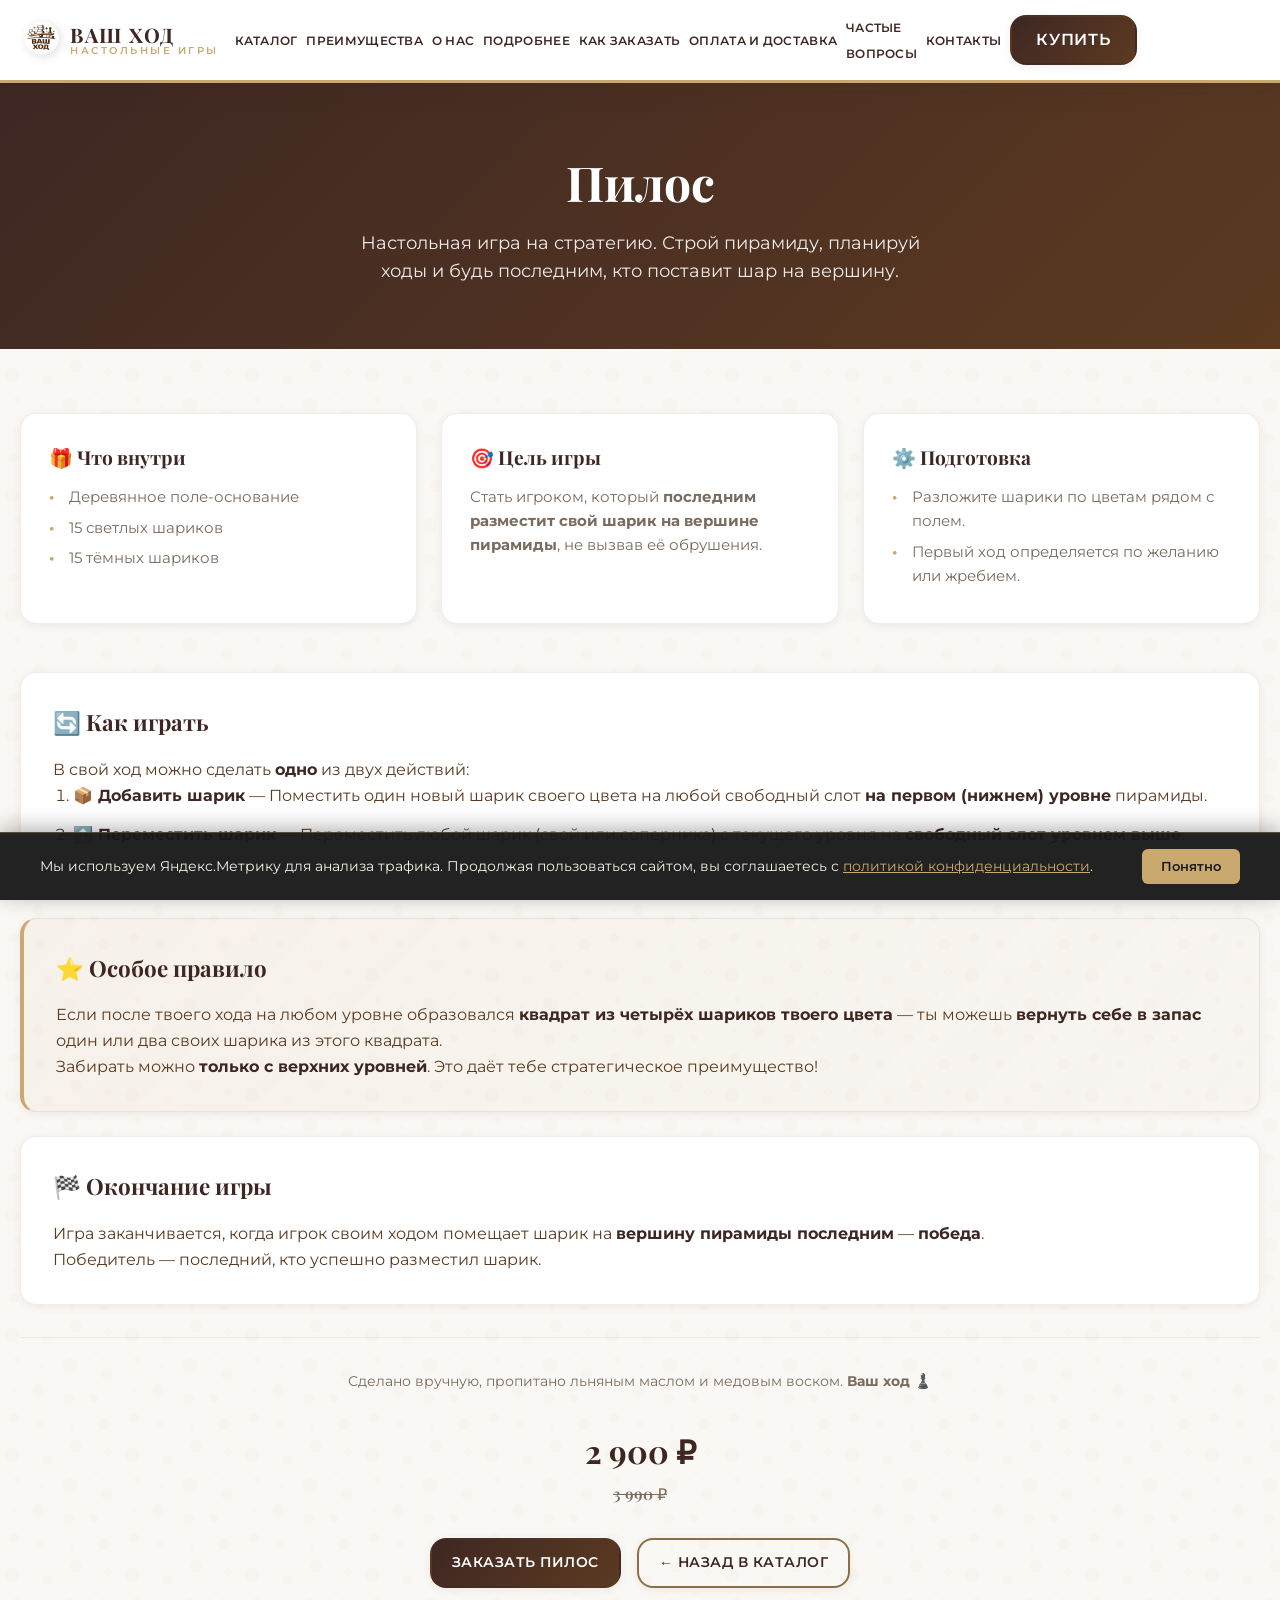
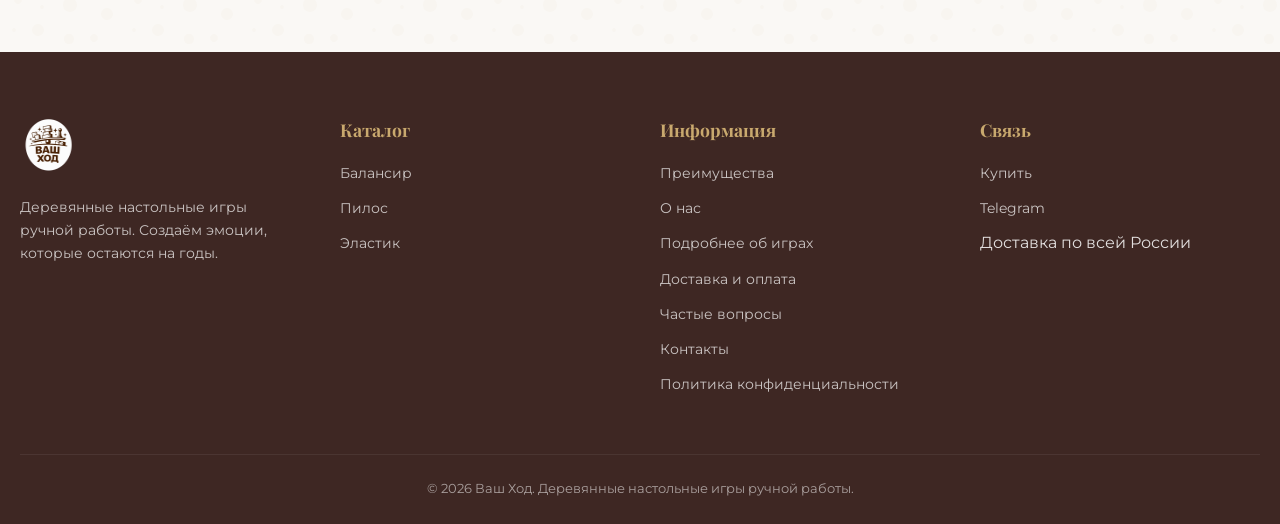
<file: pilos.html>
<!DOCTYPE html>
<html lang="ru">
<head>
  <meta charset="UTF-8">
  <meta name="viewport" content="width=device-width, initial-scale=1.0">
  <link rel="icon" type="image/x-icon" href="/favicon.ico">
  <link rel="icon" type="image/png" sizes="32x32" href="/favicon.png">
  <link rel="apple-touch-icon" sizes="180x180" href="/apple-touch-icon.png">
  <title>Пилос — Инструкция и правила | Ваш Ход</title>
  <meta name="description" content="Пилос — настольная стратегическая игра ручной работы. Полные правила, комплектация и тактика.">
  <meta property="og:title" content="Пилос — Инструкция и правила | Ваш Ход">
  <meta property="og:description" content="Пилос — настольная стратегическая игра ручной работы. Полные правила, комплектация и тактика.">
  <meta property="og:type" content="website">
  <meta property="og:url" content="https://vashhod.online/pilos.html">
  <meta property="og:image" content="https://vashhod.online/images/pilos/main.webp?v=3">
  <link rel="stylesheet" href="fonts/fonts.css" />
<link rel="stylesheet" href="css/style.css?v=7">

<!-- Yandex.Metrika -->
<script>window.yandexMetrikaId = '109822269';</script>
<script src="js/metrika.js"></script>
<noscript><div>src="https://mc.yandex.ru/watch/109822269" style="position:absolute; left:-9999px;" alt="" /></div></noscript>
<!-- /Yandex.Metrika -->
    <link rel="canonical" href="https://vashhod.online/pilos.html" />
    <script type="application/ld+json">
    {
        "@context": "https://schema.org",
        "@type": "Product",
        "name": "Пилос",
        "image": "https://vashhod.online/images/pilos/main.webp?v=3",
        "description": "Настольная игра на стратегию из натурального дерева ручной работы",
        "brand": { "@type": "Brand", "name": "Ваш Ход" },
        "offers": {
            "@type": "Offer",
            "price": "2900",
            "priceCurrency": "RUB",
            "availability": "https://schema.org/InStock",
            "url": "https://vashhod.online/pilos.html"
        }
    }
    </script>

        <meta name="geo.region" content="RU" />
        <meta name="geo.placename" content="Russia" />
        <meta name="geo.position" content="55.755826;37.6173" />
        <meta name="ICBM" content="55.755826, 37.6173" />
    </head>
<body>

  <!-- Header -->
  <header class="header" id="header">
    <div class="container nav">
      <a href="index.html" class="logo" aria-label="Ваш Ход — на главную">
        <picture><source srcset="images/logo.webp" type="image/webp"><img src="images/logo.png" alt="Логотип Ваш Ход" width="56" height="56"></picture>
        <div class="logo-text">
          <span class="logo-main">ВАШ ХОД</span>
          <span class="logo-sub">Настольные игры</span>
        </div>
      </a>

      <nav aria-label="Главное меню">
        <ul class="nav-menu" id="navMenu">
          <li><a href="index.html#catalog" class="nav-link">Каталог</a></li>
          <li><a href="index.html#features" class="nav-link">Преимущества</a></li>
            <li><a href="about.html" class="nav-link">О нас</a></li>
          <li><a href="index.html#details" class="nav-link">Подробнее</a></li>
          <li><a href="index.html#order" class="nav-link">Как заказать</a></li>
          <li><a href="delivery.html" class="nav-link">Оплата и доставка</a></li>
          <li><a href="faq.html" class="nav-link">Частые<br>вопросы</a></li>
          <li><a href="index.html#contact" class="nav-link">Контакты</a></li>
<li class="nav-cta"><a href="checkout.html" class="btn btn-primary" style="padding:0.65rem 1.5rem;font-size:1rem;letter-spacing:0.8px;">Купить</a></li>
        </ul>
      </nav>

      <a href="checkout.html" class="btn btn-primary desktop-cta" style="padding:0.65rem 1.5rem;font-size:1rem;letter-spacing:0.8px;">Купить</a>
<button class="mobile-menu-btn" id="mobileMenuBtn" aria-label="Открыть меню" aria-expanded="false" aria-controls="navMenu">
        <span></span>
        <span></span>
        <span></span>
      </button>
    </div>
  </header>

  <main class="game-page">
    <!-- Game Hero -->
    <section class="game-hero">
      <div class="container">
        <h1>Пилос</h1>
        <p>Настольная игра на стратегию. Строй пирамиду, планируй ходы и будь последним, кто поставит шар на вершину.</p>
      </div>
    </section>

    <!-- Instructions -->
    <section class="instructions-section">
      <div class="container">
        <div class="instructions-grid">
          <div class="instruction-card">
            <h3>🎁 Что внутри</h3>
            <ul>
              <li>Деревянное поле-основание</li>
              <li>15 светлых шариков</li>
              <li>15 тёмных шариков</li>
            </ul>
          </div>

          <div class="instruction-card">
            <h3>🎯 Цель игры</h3>
            <p>Стать игроком, который <strong>последним разместит свой шарик на вершине пирамиды</strong>, не вызвав её обрушения.</p>
          </div>

          <div class="instruction-card">
            <h3>⚙️ Подготовка</h3>
            <ul>
              <li>Разложите шарики по цветам рядом с полем.</li>
              <li>Первый ход определяется по желанию или жребием.</li>
            </ul>
          </div>
        </div>

        <div class="instruction-block">
          <h3>🔄 Как играть</h3>
          <p>В свой ход можно сделать <strong>одно</strong> из двух действий:</p>
          <ol>
            <li><strong>📦 Добавить шарик</strong> — Поместить один новый шарик своего цвета на любой свободный слот <strong>на первом (нижнем) уровне</strong> пирамиды.</li>
            <li><strong>⬆️ Переместить шарик</strong> — Переместить любой шарик (свой или соперника) с текущего уровня на <strong>свободный слот уровнем выше</strong>.</li>
          </ol>
        </div>

        <div class="instruction-block bonus-rule">
          <h3>⭐ Особое правило</h3>
          <p>Если после твоего хода на любом уровне образовался <strong>квадрат из четырёх шариков твоего цвета</strong> — ты можешь <strong>вернуть себе в запас</strong> один или два своих шарика из этого квадрата.</p>
          <p>Забирать можно <strong>только с верхних уровней</strong>. Это даёт тебе стратегическое преимущество!</p>
        </div>

        <div class="instruction-block">
          <h3>🏁 Окончание игры</h3>
          <p>Игра заканчивается, когда игрок своим ходом помещает шарик на <strong>вершину пирамиды последним</strong> — <strong>победа</strong>.</p>
          <p>Победитель — последний, кто успешно разместил шарик.</p>
        </div>

        <div class="game-footer-note">
          <p>Сделано вручную, пропитано льняным маслом и медовым воском. <strong>Ваш ход ♟️</strong></p>
        </div>

        <div class="product-price" style="text-align:center;font-size:2rem;margin-bottom:1rem;">
          <span>2 900</span> ₽
          <span class="old">3 990 ₽</span>
        </div>
        <div class="btn-group">
          <a href="checkout.html" class="btn btn-primary" data-product="Пилос">Заказать Пилос</a>
          <a href="index.html#catalog" class="btn btn-outline">← Назад в каталог</a>
        </div>
      </div>
    </section>
  </main>

  <!-- Footer -->
  <footer class="footer">
    <div class="container">
      <div class="footer-grid">
        <div class="footer-brand">
          <picture><source srcset="images/logo.webp" type="image/webp"><img src="images/logo.png" width="56" height="56" alt="Логотип Ваш Ход" loading="lazy"></picture>
          <p>Деревянные настольные игры ручной работы. Создаём эмоции, которые остаются на годы.</p>
        </div>

        <div>
          <h4 class="footer-title">Каталог</h4>
          <ul class="footer-links">
            <li><a href="index.html#catalog">Балансир</a></li>
            <li><a href="index.html#catalog">Пилос</a></li>
            <li><a href="index.html#catalog">Эластик</a></li>
          </ul>
        </div>

        <div>
          <h4 class="footer-title">Информация</h4>
          <ul class="footer-links">
            <li><a href="index.html#features">Преимущества</a></li>
                            <li><a href="about.html">О нас</a></li>
            <li><a href="index.html#details">Подробнее об играх</a></li>
            <li><a href="delivery.html">Доставка и оплата</a></li>
            <li><a href="faq.html">Частые вопросы</a></li>
            <li><a href="index.html#contact">Контакты</a></li>
            <li><a href="privacy.html">Политика конфиденциальности</a></li>
          </ul>
        </div>

        <div>
          <h4 class="footer-title">Связь</h4>
          <ul class="footer-links">
            <li><a href="index.html#contact">Купить</a></li>
            <li><a href="https://t.me/Vash_Hod" target="_blank" rel="noopener">Telegram</a></li>
            <li><span>Доставка по всей России</span></li>
          </ul>
        </div>
      </div>

      <div class="footer-bottom">
        <p>© 2026 Ваш Ход. Деревянные настольные игры ручной работы.</p>
      </div>
    </div>
  </footer>

  <script src="js/main.js?v=7"></script></body>
</html>
</file>
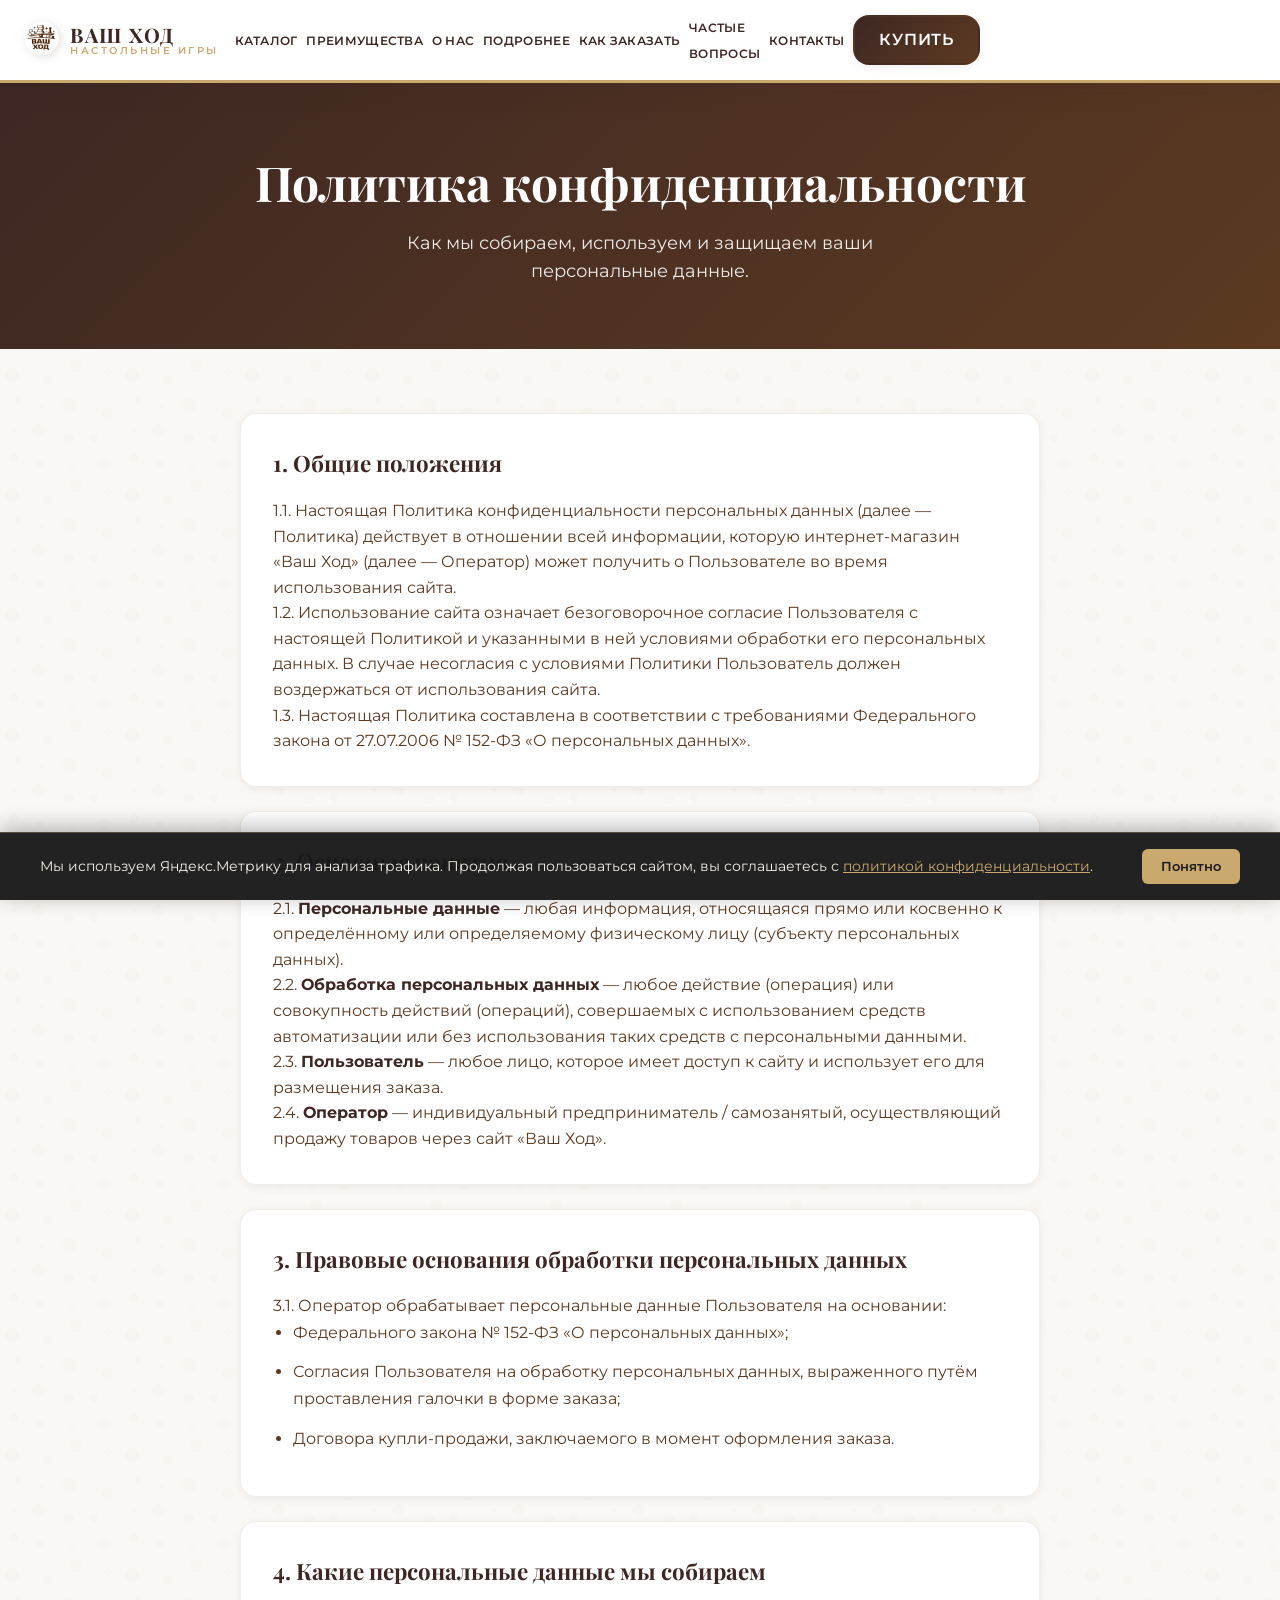
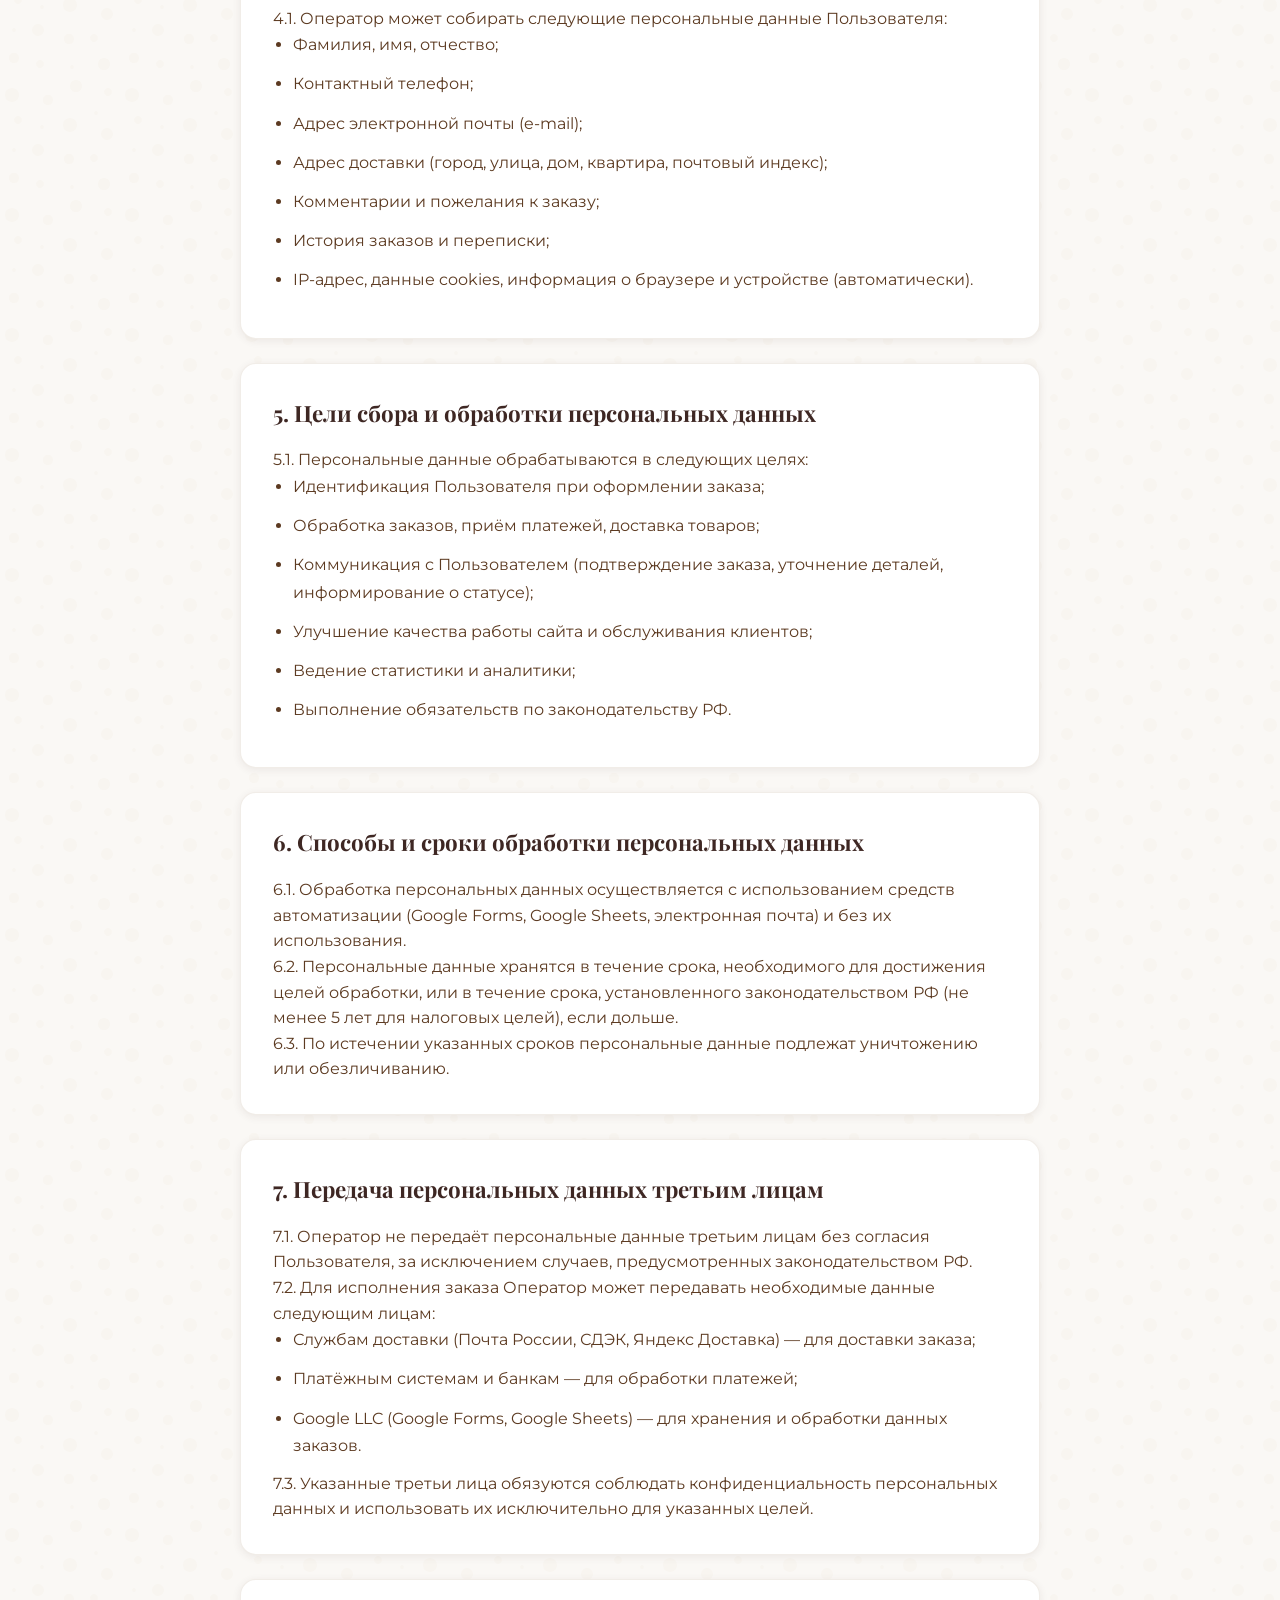
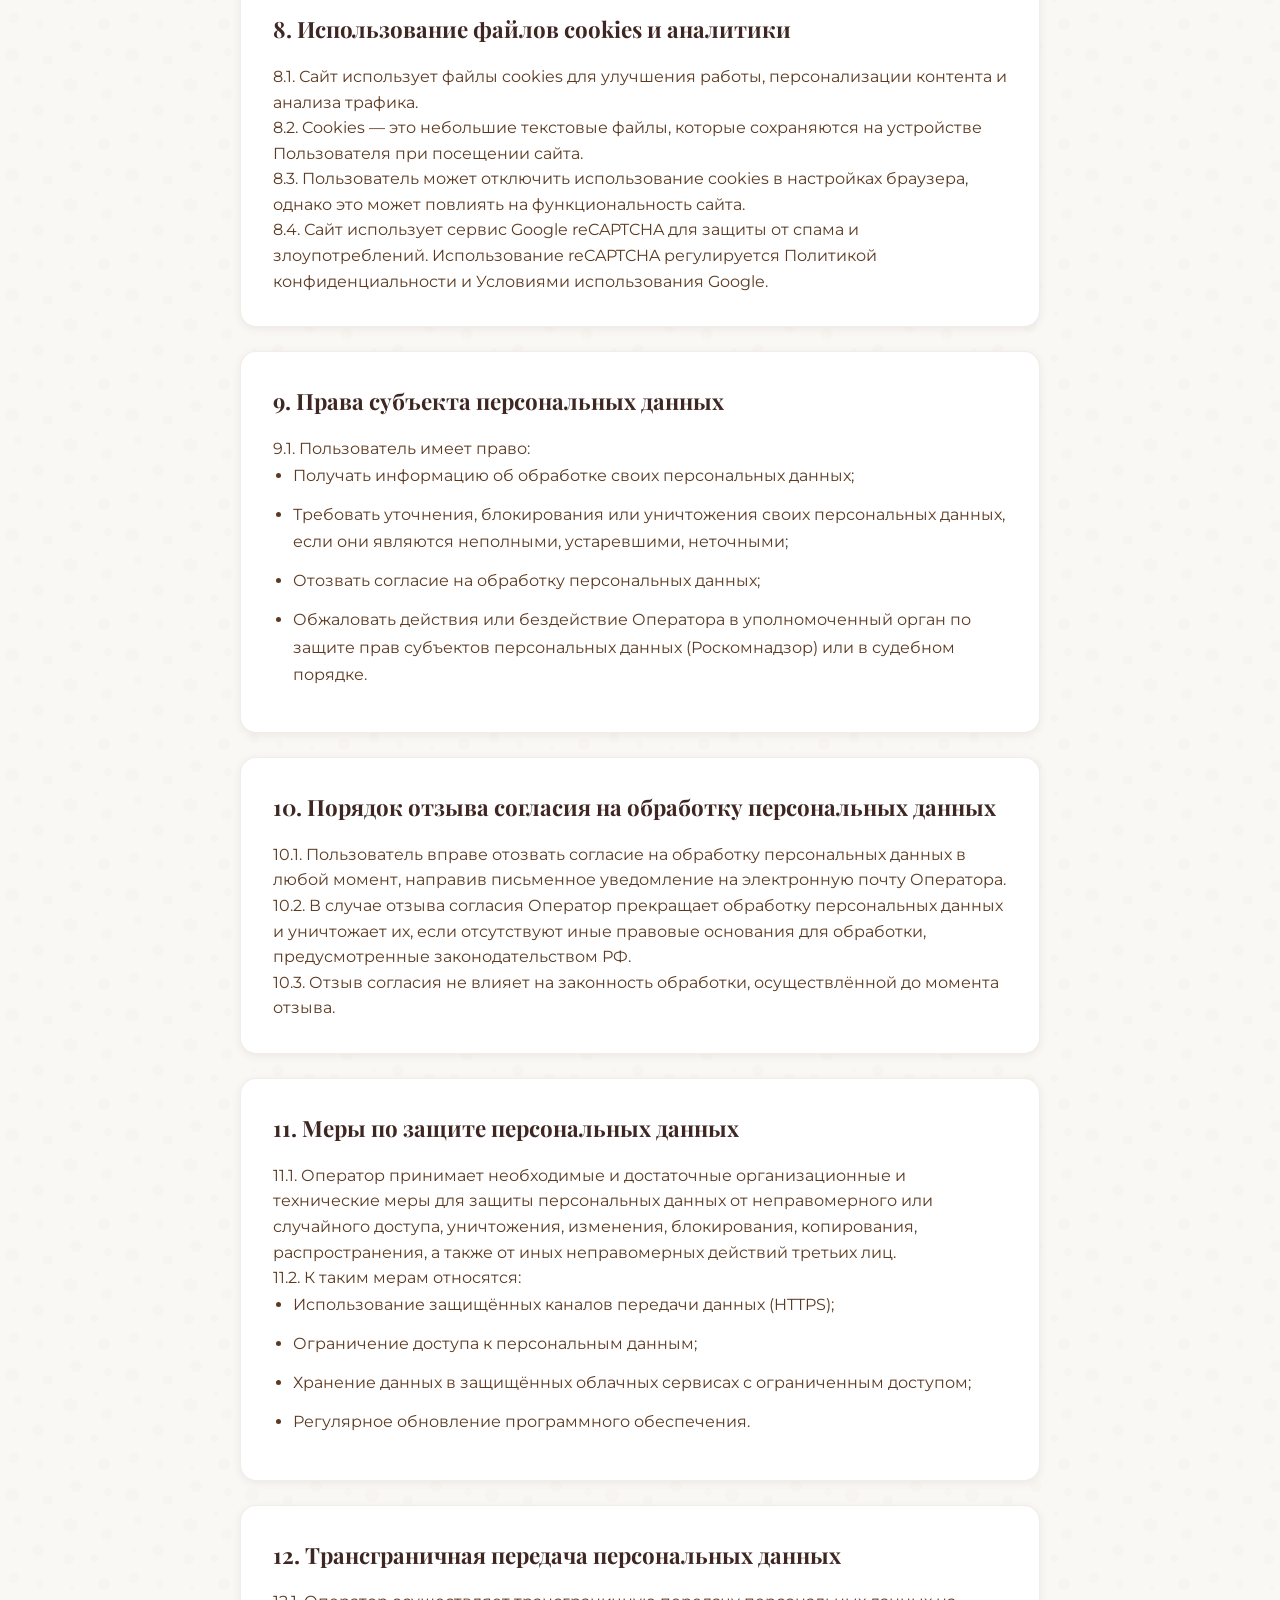
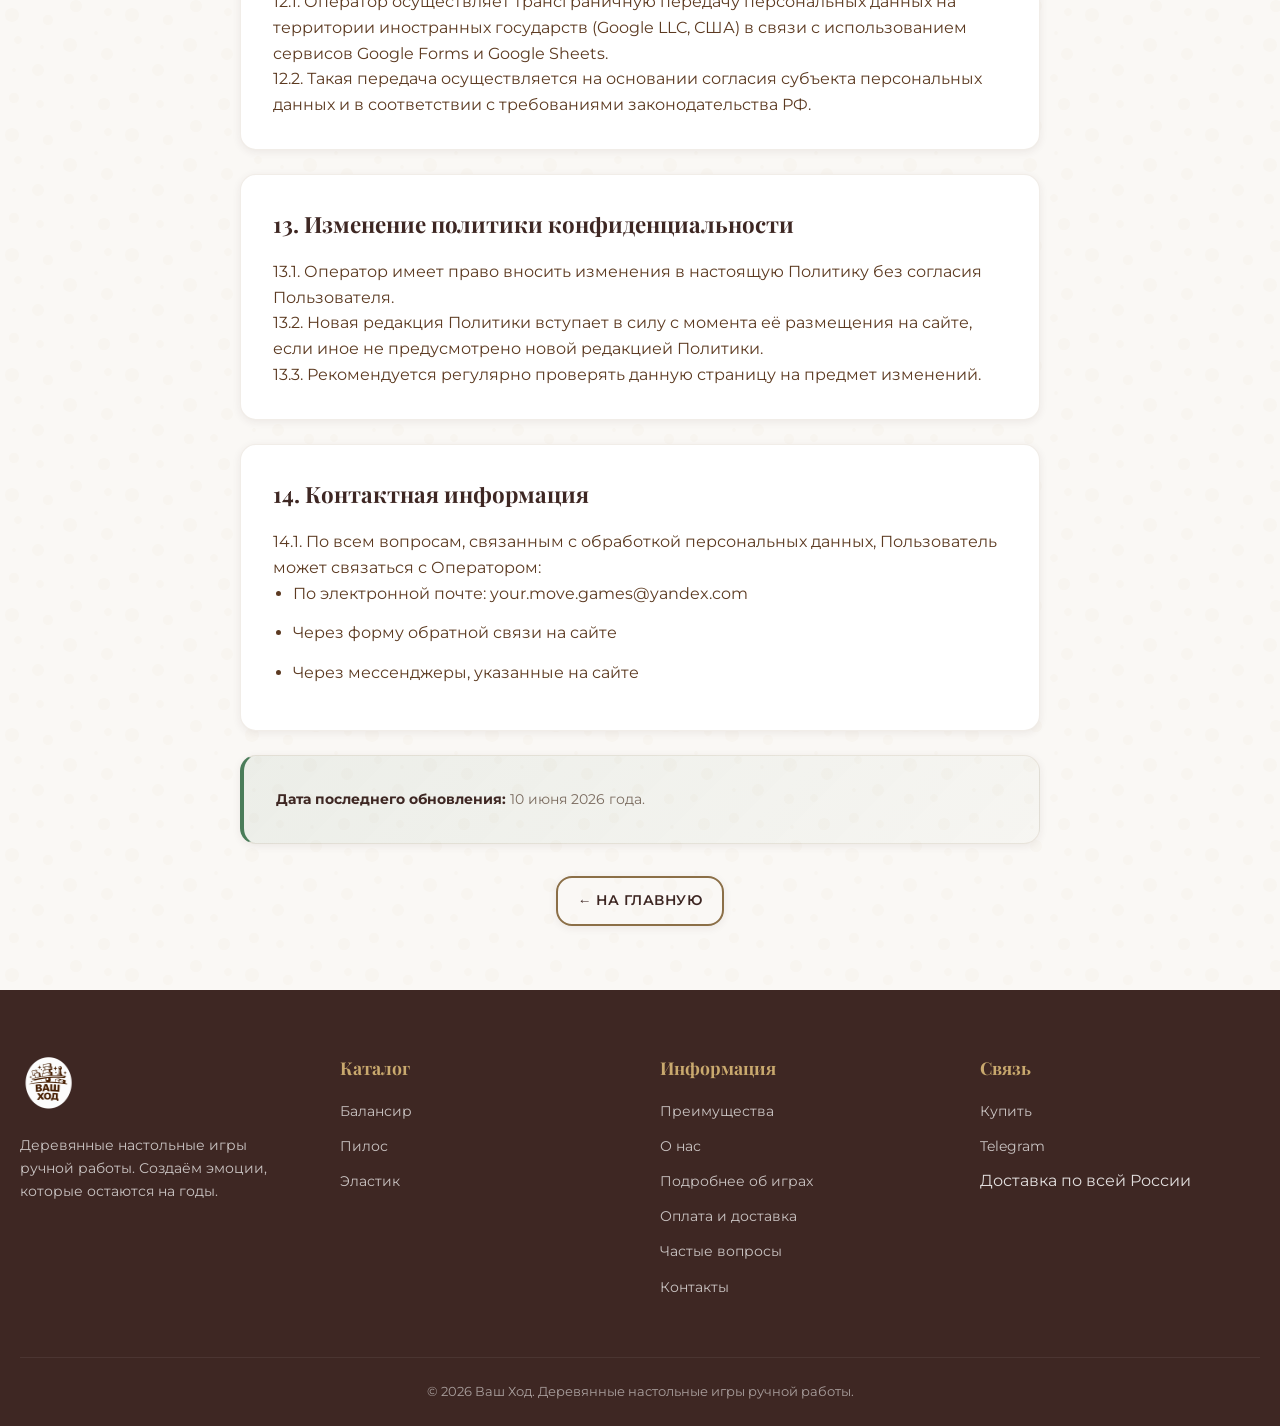
<file: privacy.html>
<!DOCTYPE html>
<html lang="ru">
<head>
  <meta charset="UTF-8">
  <meta name="viewport" content="width=device-width, initial-scale=1.0">
  <link rel="icon" type="image/x-icon" href="/favicon.ico">
  <link rel="icon" type="image/png" sizes="32x32" href="/favicon.png">
  <link rel="apple-touch-icon" sizes="180x180" href="/apple-touch-icon.png">
  <title>Политика конфиденциальности | Ваш Ход</title>
  <meta name="description" content="Политика конфиденциальности и обработки персональных данных интернет-магазина Ваш Ход.">
  <meta property="og:title" content="Политика конфиденциальности | Ваш Ход">
  <meta property="og:description" content="Политика конфиденциальности и обработки персональных данных интернет-магазина Ваш Ход.">
  <meta property="og:type" content="website">
  <meta property="og:url" content="https://vashhod.online/privacy.html">
  <meta property="og:image" content="https://vashhod.online/images/logo.png">
  <link rel="stylesheet" href="fonts/fonts.css" />
<link rel="stylesheet" href="css/style.css?v=7">

<!-- Yandex.Metrika -->
<script>window.yandexMetrikaId = '109822269';</script>
<script src="js/metrika.js"></script>
<noscript><div>src="https://mc.yandex.ru/watch/109822269" style="position:absolute; left:-9999px;" alt="" /></div></noscript>
<!-- /Yandex.Metrika -->
    <link rel="canonical" href="https://vashhod.online/privacy.html" />

        <meta name="geo.region" content="RU" />
        <meta name="geo.placename" content="Russia" />
        <meta name="geo.position" content="55.755826;37.6173" />
        <meta name="ICBM" content="55.755826, 37.6173" />
    </head>
<body>

  <!-- Header -->
  <header class="header" id="header">
    <div class="container nav">
      <a href="index.html" class="logo" aria-label="Ваш Ход — на главную">
        <picture><source srcset="images/logo.webp" type="image/webp"><img src="images/logo.png" alt="Логотип Ваш Ход" width="56" height="56"></picture>
        <div class="logo-text">
          <span class="logo-main">ВАШ ХОД</span>
          <span class="logo-sub">Настольные игры</span>
        </div>
      </a>

      <nav aria-label="Главное меню">
        <ul class="nav-menu" id="navMenu">
          <li><a href="index.html#catalog" class="nav-link">Каталог</a></li>
          <li><a href="index.html#features" class="nav-link">Преимущества</a></li>
            <li><a href="about.html" class="nav-link">О нас</a></li>
          <li><a href="index.html#details" class="nav-link">Подробнее</a></li>
          <li><a href="index.html#order" class="nav-link">Как заказать</a></li>
          <li><a href="faq.html" class="nav-link">Частые<br>вопросы</a></li>
          <li><a href="index.html#contact" class="nav-link">Контакты</a></li>
<li class="nav-cta"><a href="checkout.html" class="btn btn-primary" style="padding:0.65rem 1.5rem;font-size:1rem;letter-spacing:0.8px;">Купить</a></li>
        </ul>
      </nav>

      <a href="checkout.html" class="btn btn-primary desktop-cta" style="padding:0.65rem 1.5rem;font-size:1rem;letter-spacing:0.8px;">Купить</a>
<button class="mobile-menu-btn" id="mobileMenuBtn" aria-label="Открыть меню" aria-expanded="false" aria-controls="navMenu">
        <span></span>
        <span></span>
        <span></span>
      </button>
    </div>
  </header>

  <main class="game-page">
    <section class="game-hero">
      <div class="container">
        <h1>Политика конфиденциальности</h1>
        <p>Как мы собираем, используем и защищаем ваши персональные данные.</p>
      </div>
    </section>

    <section class="instructions-section">
      <div class="container">
        <div class="instruction-block" style="max-width: 800px; margin: 0 auto 1.5rem;">
          <h3>1. Общие положения</h3>
          <p>1.1. Настоящая Политика конфиденциальности персональных данных (далее — Политика) действует в отношении всей информации, которую интернет-магазин «Ваш Ход» (далее — Оператор) может получить о Пользователе во время использования сайта.</p>
          <p>1.2. Использование сайта означает безоговорочное согласие Пользователя с настоящей Политикой и указанными в ней условиями обработки его персональных данных. В случае несогласия с условиями Политики Пользователь должен воздержаться от использования сайта.</p>
          <p>1.3. Настоящая Политика составлена в соответствии с требованиями Федерального закона от 27.07.2006 № 152-ФЗ «О персональных данных».</p>
        </div>

        <div class="instruction-block" style="max-width: 800px; margin: 0 auto 1.5rem;">
          <h3>2. Основные понятия</h3>
          <p>2.1. <strong>Персональные данные</strong> — любая информация, относящаяся прямо или косвенно к определённому или определяемому физическому лицу (субъекту персональных данных).</p>
          <p>2.2. <strong>Обработка персональных данных</strong> — любое действие (операция) или совокупность действий (операций), совершаемых с использованием средств автоматизации или без использования таких средств с персональными данными.</p>
          <p>2.3. <strong>Пользователь</strong> — любое лицо, которое имеет доступ к сайту и использует его для размещения заказа.</p>
          <p>2.4. <strong>Оператор</strong> — индивидуальный предприниматель / самозанятый, осуществляющий продажу товаров через сайт «Ваш Ход».</p>
        </div>

        <div class="instruction-block" style="max-width: 800px; margin: 0 auto 1.5rem;">
          <h3>3. Правовые основания обработки персональных данных</h3>
          <p>3.1. Оператор обрабатывает персональные данные Пользователя на основании:</p>
          <ul style="padding-left: 1.25rem; line-height: 1.8;">
            <li>Федерального закона № 152-ФЗ «О персональных данных»;</li>
            <li>Согласия Пользователя на обработку персональных данных, выраженного путём проставления галочки в форме заказа;</li>
            <li>Договора купли-продажи, заключаемого в момент оформления заказа.</li>
          </ul>
        </div>

        <div class="instruction-block" style="max-width: 800px; margin: 0 auto 1.5rem;">
          <h3>4. Какие персональные данные мы собираем</h3>
          <p>4.1. Оператор может собирать следующие персональные данные Пользователя:</p>
          <ul style="padding-left: 1.25rem; line-height: 1.8;">
            <li>Фамилия, имя, отчество;</li>
            <li>Контактный телефон;</li>
            <li>Адрес электронной почты (e-mail);</li>
            <li>Адрес доставки (город, улица, дом, квартира, почтовый индекс);</li>
            <li>Комментарии и пожелания к заказу;</li>
            <li>История заказов и переписки;</li>
            <li>IP-адрес, данные cookies, информация о браузере и устройстве (автоматически).</li>
          </ul>
        </div>

        <div class="instruction-block" style="max-width: 800px; margin: 0 auto 1.5rem;">
          <h3>5. Цели сбора и обработки персональных данных</h3>
          <p>5.1. Персональные данные обрабатываются в следующих целях:</p>
          <ul style="padding-left: 1.25rem; line-height: 1.8;">
            <li>Идентификация Пользователя при оформлении заказа;</li>
            <li>Обработка заказов, приём платежей, доставка товаров;</li>
            <li>Коммуникация с Пользователем (подтверждение заказа, уточнение деталей, информирование о статусе);</li>
            <li>Улучшение качества работы сайта и обслуживания клиентов;</li>
            <li>Ведение статистики и аналитики;</li>
            <li>Выполнение обязательств по законодательству РФ.</li>
          </ul>
        </div>

        <div class="instruction-block" style="max-width: 800px; margin: 0 auto 1.5rem;">
          <h3>6. Способы и сроки обработки персональных данных</h3>
          <p>6.1. Обработка персональных данных осуществляется с использованием средств автоматизации (Google Forms, Google Sheets, электронная почта) и без их использования.</p>
          <p>6.2. Персональные данные хранятся в течение срока, необходимого для достижения целей обработки, или в течение срока, установленного законодательством РФ (не менее 5 лет для налоговых целей), если дольше.</p>
          <p>6.3. По истечении указанных сроков персональные данные подлежат уничтожению или обезличиванию.</p>
        </div>

        <div class="instruction-block" style="max-width: 800px; margin: 0 auto 1.5rem;">
          <h3>7. Передача персональных данных третьим лицам</h3>
          <p>7.1. Оператор не передаёт персональные данные третьим лицам без согласия Пользователя, за исключением случаев, предусмотренных законодательством РФ.</p>
          <p>7.2. Для исполнения заказа Оператор может передавать необходимые данные следующим лицам:</p>
          <ul style="padding-left: 1.25rem; line-height: 1.8;">
            <li>Службам доставки (Почта России, СДЭК, Яндекс Доставка) — для доставки заказа;</li>
            <li>Платёжным системам и банкам — для обработки платежей;</li>
            <li>Google LLC (Google Forms, Google Sheets) — для хранения и обработки данных заказов.</li>
          </ul>
          <p>7.3. Указанные третьи лица обязуются соблюдать конфиденциальность персональных данных и использовать их исключительно для указанных целей.</p>
        </div>

        <div class="instruction-block" style="max-width: 800px; margin: 0 auto 1.5rem;">
          <h3>8. Использование файлов cookies и аналитики</h3>
          <p>8.1. Сайт использует файлы cookies для улучшения работы, персонализации контента и анализа трафика.</p>
          <p>8.2. Cookies — это небольшие текстовые файлы, которые сохраняются на устройстве Пользователя при посещении сайта.</p>
          <p>8.3. Пользователь может отключить использование cookies в настройках браузера, однако это может повлиять на функциональность сайта.</p>
          <p>8.4. Сайт использует сервис Google reCAPTCHA для защиты от спама и злоупотреблений. Использование reCAPTCHA регулируется Политикой конфиденциальности и Условиями использования Google.</p>
        </div>

        <div class="instruction-block" style="max-width: 800px; margin: 0 auto 1.5rem;">
          <h3>9. Права субъекта персональных данных</h3>
          <p>9.1. Пользователь имеет право:</p>
          <ul style="padding-left: 1.25rem; line-height: 1.8;">
            <li>Получать информацию об обработке своих персональных данных;</li>
            <li>Требовать уточнения, блокирования или уничтожения своих персональных данных, если они являются неполными, устаревшими, неточными;</li>
            <li>Отозвать согласие на обработку персональных данных;</li>
            <li>Обжаловать действия или бездействие Оператора в уполномоченный орган по защите прав субъектов персональных данных (Роскомнадзор) или в судебном порядке.</li>
          </ul>
        </div>

        <div class="instruction-block" style="max-width: 800px; margin: 0 auto 1.5rem;">
          <h3>10. Порядок отзыва согласия на обработку персональных данных</h3>
          <p>10.1. Пользователь вправе отозвать согласие на обработку персональных данных в любой момент, направив письменное уведомление на электронную почту Оператора.</p>
          <p>10.2. В случае отзыва согласия Оператор прекращает обработку персональных данных и уничтожает их, если отсутствуют иные правовые основания для обработки, предусмотренные законодательством РФ.</p>
          <p>10.3. Отзыв согласия не влияет на законность обработки, осуществлённой до момента отзыва.</p>
        </div>

        <div class="instruction-block" style="max-width: 800px; margin: 0 auto 1.5rem;">
          <h3>11. Меры по защите персональных данных</h3>
          <p>11.1. Оператор принимает необходимые и достаточные организационные и технические меры для защиты персональных данных от неправомерного или случайного доступа, уничтожения, изменения, блокирования, копирования, распространения, а также от иных неправомерных действий третьих лиц.</p>
          <p>11.2. К таким мерам относятся:</p>
          <ul style="padding-left: 1.25rem; line-height: 1.8;">
            <li>Использование защищённых каналов передачи данных (HTTPS);</li>
            <li>Ограничение доступа к персональным данным;</li>
            <li>Хранение данных в защищённых облачных сервисах с ограниченным доступом;</li>
            <li>Регулярное обновление программного обеспечения.</li>
          </ul>
        </div>

        <div class="instruction-block" style="max-width: 800px; margin: 0 auto 1.5rem;">
          <h3>12. Трансграничная передача персональных данных</h3>
          <p>12.1. Оператор осуществляет трансграничную передачу персональных данных на территории иностранных государств (Google LLC, США) в связи с использованием сервисов Google Forms и Google Sheets.</p>
          <p>12.2. Такая передача осуществляется на основании согласия субъекта персональных данных и в соответствии с требованиями законодательства РФ.</p>
        </div>

        <div class="instruction-block" style="max-width: 800px; margin: 0 auto 1.5rem;">
          <h3>13. Изменение политики конфиденциальности</h3>
          <p>13.1. Оператор имеет право вносить изменения в настоящую Политику без согласия Пользователя.</p>
          <p>13.2. Новая редакция Политики вступает в силу с момента её размещения на сайте, если иное не предусмотрено новой редакцией Политики.</p>
          <p>13.3. Рекомендуется регулярно проверять данную страницу на предмет изменений.</p>
        </div>

        <div class="instruction-block" style="max-width: 800px; margin: 0 auto 1.5rem;">
          <h3>14. Контактная информация</h3>
          <p>14.1. По всем вопросам, связанным с обработкой персональных данных, Пользователь может связаться с Оператором:</p>
          <ul style="padding-left: 1.25rem; line-height: 1.8;">
            <li>По электронной почте: your.move.games@yandex.com</li>
            <li>Через форму обратной связи на сайте</li>
            <li>Через мессенджеры, указанные на сайте</li>
          </ul>
        </div>

        <div class="instruction-block" style="max-width: 800px; margin: 0 auto 1.5rem; background: linear-gradient(135deg, rgba(74, 124, 89, 0.08), rgba(74, 124, 89, 0.02)); border-left: 4px solid var(--color-success);">
          <p style="font-size: 0.9rem; color: var(--color-text-muted);"><strong>Дата последнего обновления:</strong> 10 июня 2026 года.</p>
        </div>

        <div class="btn-group" style="margin-top: 2rem;">
          <a href="index.html" class="btn btn-outline">← На главную</a>
        </div>
      </div>
    </section>
  </main>

  <!-- Footer -->
  <footer class="footer">
    <div class="container">
      <div class="footer-grid">
        <div class="footer-brand">
          <picture><source srcset="images/logo.webp" type="image/webp"><img src="images/logo.png" width="56" height="56" alt="Логотип Ваш Ход" loading="lazy"></picture>
          <p>Деревянные настольные игры ручной работы. Создаём эмоции, которые остаются на годы.</p>
        </div>

        <div>
          <h4 class="footer-title">Каталог</h4>
          <ul class="footer-links">
            <li><a href="index.html#catalog">Балансир</a></li>
            <li><a href="index.html#catalog">Пилос</a></li>
            <li><a href="index.html#catalog">Эластик</a></li>
          </ul>
        </div>

        <div>
          <h4 class="footer-title">Информация</h4>
          <ul class="footer-links">
            <li><a href="index.html#features">Преимущества</a></li>
                            <li><a href="about.html">О нас</a></li>
            <li><a href="index.html#details">Подробнее об играх</a></li>
            <li><a href="delivery.html">Оплата и доставка</a></li>
            <li><a href="faq.html">Частые вопросы</a></li>
            <li><a href="index.html#contact">Контакты</a></li>
          </ul>
        </div>

        <div>
          <h4 class="footer-title">Связь</h4>
          <ul class="footer-links">
            <li><a href="index.html#contact">Купить</a></li>
            <li><a href="https://t.me/Vash_Hod" target="_blank" rel="noopener">Telegram</a></li>
            <li><span>Доставка по всей России</span></li>
          </ul>
        </div>
      </div>

      <div class="footer-bottom">
        <p>© 2026 Ваш Ход. Деревянные настольные игры ручной работы.</p>
      </div>
    </div>
  </footer>

  <script src="js/main.js?v=7"></script></body>
</html>
</file>
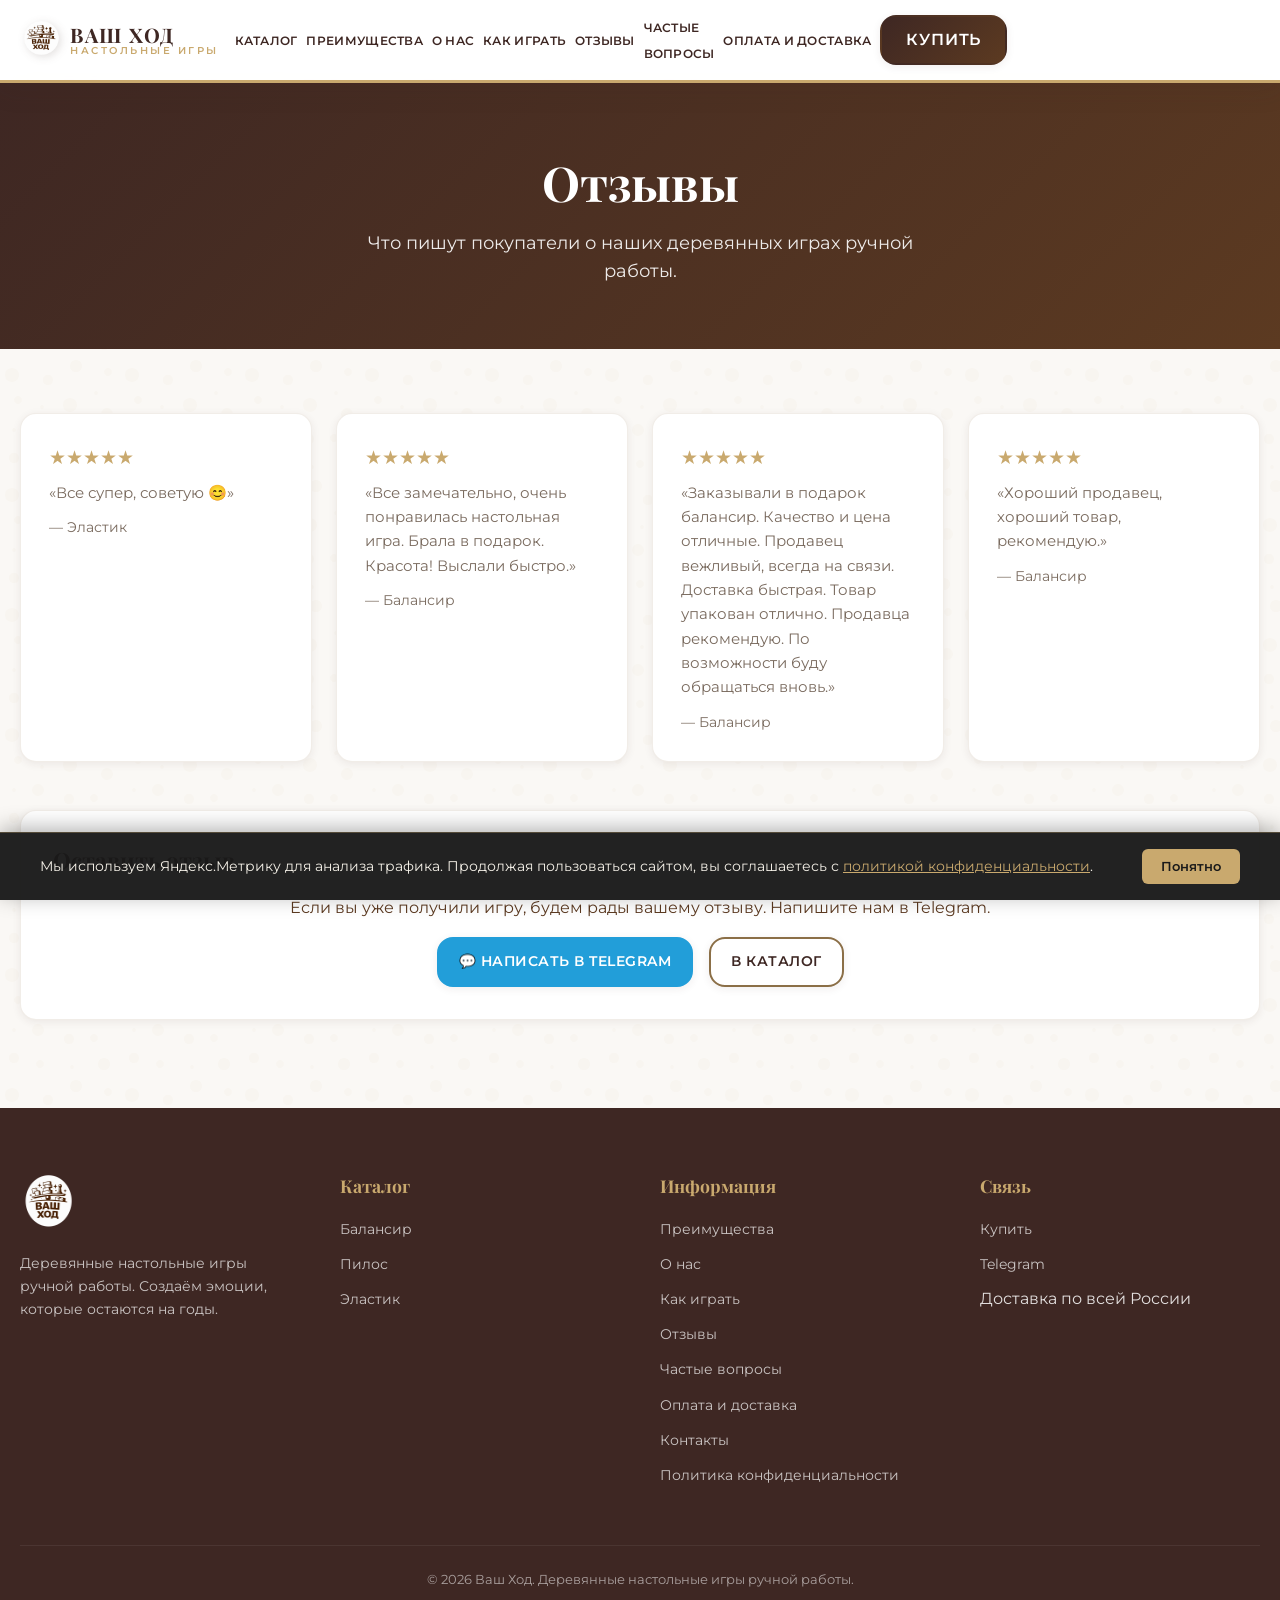
<file: reviews.html>
<!DOCTYPE html>
<html lang="ru">
<head>
  <meta charset="UTF-8">
  <meta name="viewport" content="width=device-width, initial-scale=1.0">
  <link rel="icon" type="image/x-icon" href="/favicon.ico">
  <link rel="icon" type="image/png" sizes="32x32" href="/favicon.png">
  <link rel="apple-touch-icon" sizes="180x180" href="/apple-touch-icon.png">
  <title>Отзывы | Ваш Ход</title>
  <meta name="description" content="Отзывы покупателей на деревянные настольные игры ручной работы «Ваш Ход»: Балансир, Пилос и Эластик.">
  <meta property="og:title" content="Отзывы | Ваш Ход">
  <meta property="og:description" content="Что говорят покупатели об играх «Ваш Ход».">
  <meta property="og:type" content="website">
  <meta property="og:url" content="https://vashhod.online/reviews.html">
  <meta property="og:image" content="https://vashhod.online/images/logo.png">
  <link rel="canonical" href="https://vashhod.online/reviews.html" />
  <link rel="stylesheet" href="fonts/fonts.css" />
  <link rel="stylesheet" href="css/style.css?v=7">
  <!-- Yandex.Metrika -->
  <script>window.yandexMetrikaId = '109822269';</script>
  <script src="js/metrika.js"></script>
  <noscript><div>src="https://mc.yandex.ru/watch/109822269" style="position:absolute; left:-9999px;" alt="" /></div></noscript>
  <!-- /Yandex.Metrika -->

        <meta name="geo.region" content="RU" />
        <meta name="geo.placename" content="Russia" />
        <meta name="geo.position" content="55.755826;37.6173" />
        <meta name="ICBM" content="55.755826, 37.6173" />
    </head>
<body>

  <!-- Header -->
  <header class="header" id="header">
    <div class="container nav">
      <a href="index.html" class="logo" aria-label="Ваш Ход — на главную">
        <picture><source srcset="images/logo.webp" type="image/webp"><img src="images/logo.png" alt="Логотип Ваш Ход" width="56" height="56"></picture>
        <div class="logo-text">
          <span class="logo-main">ВАШ ХОД</span>
          <span class="logo-sub">Настольные игры</span>
        </div>
      </a>

      <nav aria-label="Главное меню">
        <ul class="nav-menu" id="navMenu">
          <li><a href="index.html#catalog" class="nav-link">Каталог</a></li>
          <li><a href="index.html#features" class="nav-link">Преимущества</a></li>
          <li><a href="about.html" class="nav-link">О нас</a></li>
          <li><a href="wiki.html" class="nav-link">Как играть</a></li>
          <li><a href="reviews.html" class="nav-link">Отзывы</a></li>
          <li><a href="faq.html" class="nav-link">Частые<br>вопросы</a></li>
          <li><a href="delivery.html" class="nav-link">Оплата и доставка</a></li>
<li class="nav-cta"><a href="checkout.html" class="btn btn-primary" style="padding:0.65rem 1.5rem;font-size:1rem;letter-spacing:0.8px;">Купить</a></li>
        </ul>
      </nav>

      <a href="checkout.html" class="btn btn-primary desktop-cta" style="padding:0.65rem 1.5rem;font-size:1rem;letter-spacing:0.8px;">Купить</a>
<button class="mobile-menu-btn" id="mobileMenuBtn" aria-label="Открыть меню" aria-expanded="false" aria-controls="navMenu">
        <span></span>
        <span></span>
        <span></span>
      </button>
    </div>
  </header>

  <main class="game-page">
    <section class="game-hero">
      <div class="container">
        <h1>Отзывы</h1>
        <p>Что пишут покупатели о наших деревянных играх ручной работы.</p>
      </div>
    </section>

    <section class="instructions-section">
      <div class="container">
        <div class="instructions-grid">
          <div class="instruction-card" style="text-align:left;">
            <div style="color:var(--color-gold);font-size:1.2rem;margin-bottom:0.5rem;">★★★★★</div>
            <p>«Все супер, советую 😊»</p>
            <p style="margin-top:0.75rem;font-size:0.85rem;color:var(--color-text-muted);">— Эластик</p>
          </div>

          <div class="instruction-card" style="text-align:left;">
            <div style="color:var(--color-gold);font-size:1.2rem;margin-bottom:0.5rem;">★★★★★</div>
            <p>«Все замечательно, очень понравилась настольная игра. Брала в подарок. Красота! Выслали быстро.»</p>
            <p style="margin-top:0.75rem;font-size:0.85rem;color:var(--color-text-muted);">— Балансир</p>
          </div>

          <div class="instruction-card" style="text-align:left;">
            <div style="color:var(--color-gold);font-size:1.2rem;margin-bottom:0.5rem;">★★★★★</div>
            <p>«Заказывали в подарок балансир. Качество и цена отличные. Продавец вежливый, всегда на связи. Доставка быстрая. Товар упакован отлично. Продавца рекомендую. По возможности буду обращаться вновь.»</p>
            <p style="margin-top:0.75rem;font-size:0.85rem;color:var(--color-text-muted);">— Балансир</p>
          </div>

          <div class="instruction-card" style="text-align:left;">
            <div style="color:var(--color-gold);font-size:1.2rem;margin-bottom:0.5rem;">★★★★★</div>
            <p>«Хороший продавец, хороший товар, рекомендую.»</p>
            <p style="margin-top:0.75rem;font-size:0.85rem;color:var(--color-text-muted);">— Балансир</p>
          </div>
        </div>

        <div class="instruction-block" style="text-align:center;margin-top:2rem;">
          <h3>Оставить отзыв</h3>
          <p>Если вы уже получили игру, будем рады вашему отзыву. Напишите нам в Telegram.</p>
          <div class="btn-group" style="justify-content:center;margin-top:1rem;">
            <a href="https://t.me/Vash_Hod" target="_blank" rel="noopener" class="btn btn-primary" style="background:#229ED9;border-color:#229ED9;">💬 Написать в Telegram</a>
            <a href="index.html#catalog" class="btn btn-outline">В каталог</a>
          </div>
        </div>
      </div>
    </section>
  </main>

  <!-- Footer -->
  <footer class="footer">
    <div class="container">
      <div class="footer-grid">
        <div class="footer-brand">
          <picture><source srcset="images/logo.webp" type="image/webp"><img src="images/logo.png" width="56" height="56" alt="Логотип Ваш Ход" loading="lazy"></picture>
          <p>Деревянные настольные игры ручной работы. Создаём эмоции, которые остаются на годы.</p>
        </div>

        <div>
          <h4 class="footer-title">Каталог</h4>
          <ul class="footer-links">
            <li><a href="index.html#catalog">Балансир</a></li>
            <li><a href="index.html#catalog">Пилос</a></li>
            <li><a href="index.html#catalog">Эластик</a></li>
          </ul>
        </div>

        <div>
          <h4 class="footer-title">Информация</h4>
          <ul class="footer-links">
            <li><a href="index.html#features">Преимущества</a></li>
            <li><a href="about.html">О нас</a></li>
            <li><a href="wiki.html">Как играть</a></li>
            <li><a href="reviews.html">Отзывы</a></li>
            <li><a href="faq.html">Частые вопросы</a></li>
            <li><a href="delivery.html">Оплата и доставка</a></li>
            <li><a href="index.html#contact">Контакты</a></li>
            <li><a href="privacy.html">Политика конфиденциальности</a></li>
          </ul>
        </div>

        <div>
          <h4 class="footer-title">Связь</h4>
          <ul class="footer-links">
            <li><a href="index.html#contact">Купить</a></li>
            <li><a href="https://t.me/Vash_Hod" target="_blank" rel="noopener">Telegram</a></li>
            <li><span>Доставка по всей России</span></li>
          </ul>
        </div>
      </div>

      <div class="footer-bottom">
        <p>© 2026 Ваш Ход. Деревянные настольные игры ручной работы.</p>
      </div>
    </div>
  </footer>

  <script src="js/main.js?v=7"></script></body>
</html>
</file>
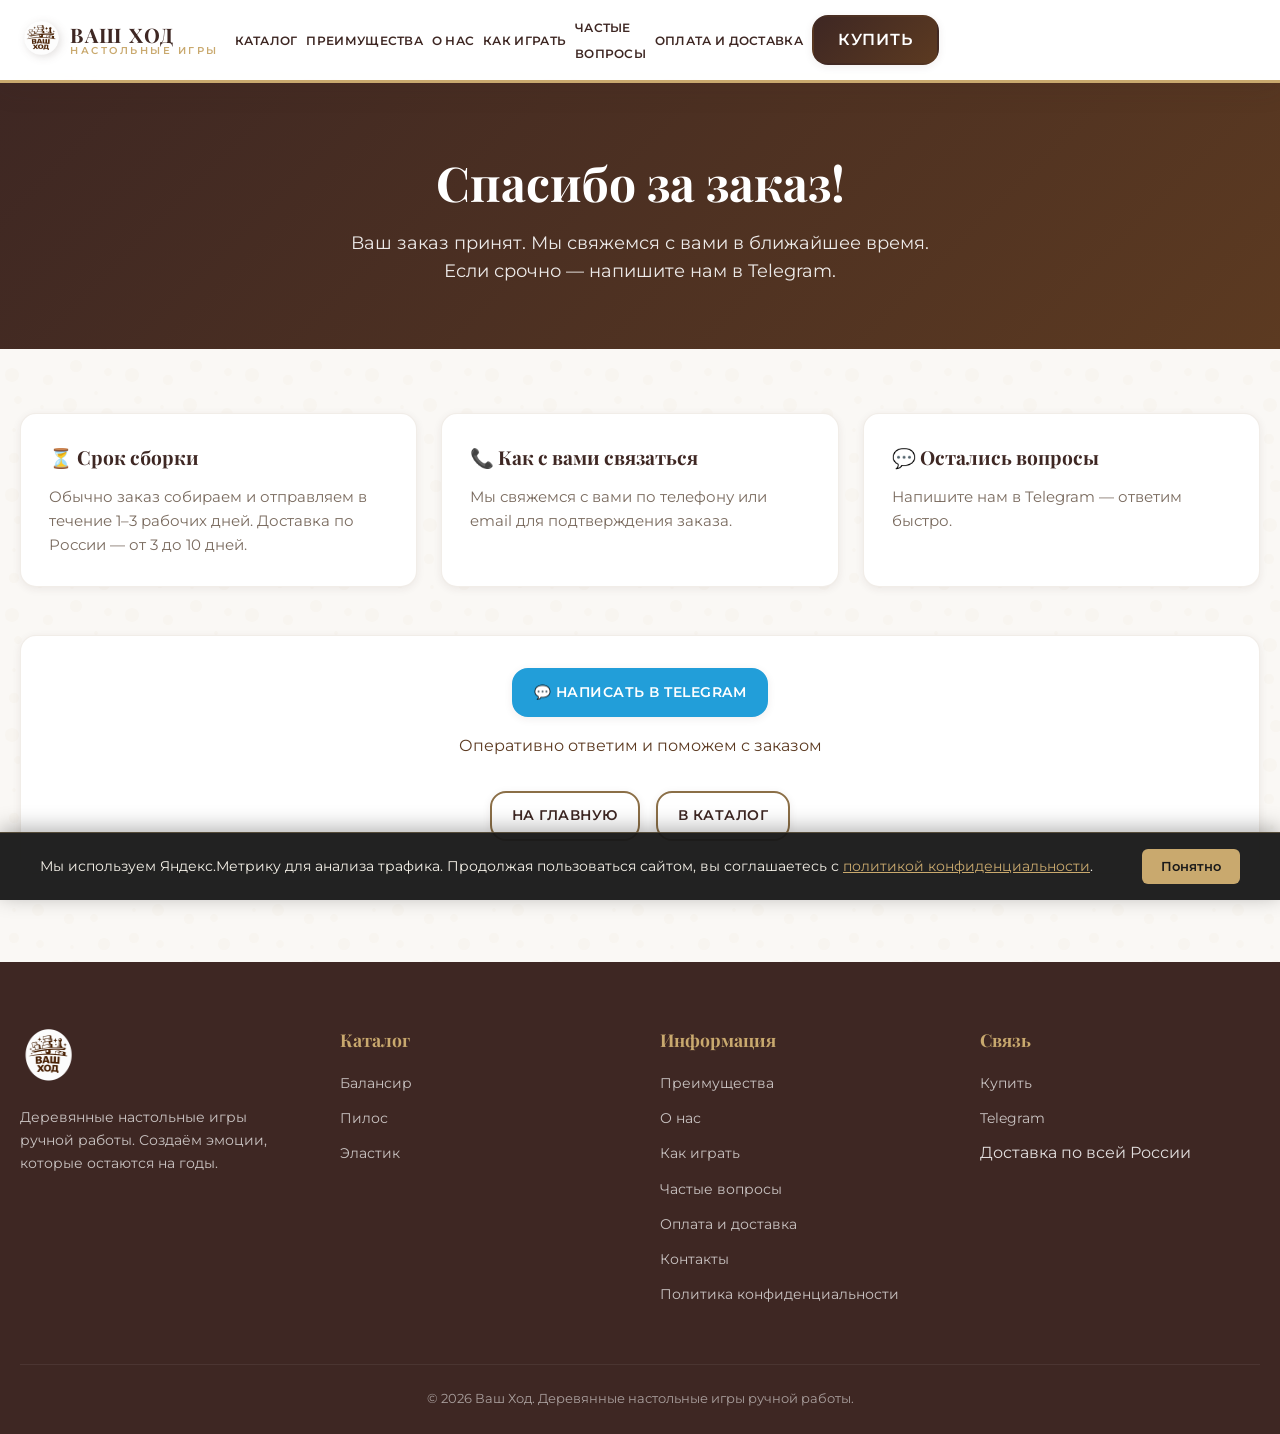
<file: thanks.html>
<!DOCTYPE html>
<html lang="ru">
<head>
  <meta charset="UTF-8">
  <meta name="viewport" content="width=device-width, initial-scale=1.0">
  <link rel="icon" type="image/x-icon" href="/favicon.ico">
  <link rel="icon" type="image/png" sizes="32x32" href="/favicon.png">
  <link rel="apple-touch-icon" sizes="180x180" href="/apple-touch-icon.png">
  <title>Спасибо за заказ | Ваш Ход</title>
  <meta name="description" content="Спасибо за заказ в мастерской Ваш Ход. Мы свяжемся с вами для подтверждения.">
  <meta property="og:title" content="Спасибо за заказ | Ваш Ход">
  <meta property="og:description" content="Ваш заказ принят. Мастерская Ваш Ход.">
  <meta property="og:type" content="website">
  <meta property="og:url" content="https://vashhod.online/thanks.html">
  <meta property="og:image" content="https://vashhod.online/images/logo.png">
  <link rel="canonical" href="https://vashhod.online/thanks.html" />
  <link rel="stylesheet" href="fonts/fonts.css" />
  <link rel="stylesheet" href="css/style.css?v=7">
  <!-- Yandex.Metrika -->
  <script>window.yandexMetrikaId = '109822269';</script>
  <script src="js/metrika.js"></script>
  <noscript><div>src="https://mc.yandex.ru/watch/109822269" style="position:absolute; left:-9999px;" alt="" /></div></noscript>
  <!-- /Yandex.Metrika -->

        <meta name="geo.region" content="RU" />
        <meta name="geo.placename" content="Russia" />
        <meta name="geo.position" content="55.755826;37.6173" />
        <meta name="ICBM" content="55.755826, 37.6173" />
    </head>
<body>

  <!-- Header -->
  <header class="header" id="header">
    <div class="container nav">
      <a href="index.html" class="logo" aria-label="Ваш Ход — на главную">
        <picture><source srcset="images/logo.webp" type="image/webp"><img src="images/logo.png" alt="Логотип Ваш Ход" width="56" height="56"></picture>
        <div class="logo-text">
          <span class="logo-main">ВАШ ХОД</span>
          <span class="logo-sub">Настольные игры</span>
        </div>
      </a>

      <nav aria-label="Главное меню">
        <ul class="nav-menu" id="navMenu">
          <li><a href="index.html#catalog" class="nav-link">Каталог</a></li>
          <li><a href="index.html#features" class="nav-link">Преимущества</a></li>
          <li><a href="about.html" class="nav-link">О нас</a></li>
          <li><a href="wiki.html" class="nav-link">Как играть</a></li>
          <li><a href="faq.html" class="nav-link">Частые<br>вопросы</a></li>
          <li><a href="delivery.html" class="nav-link">Оплата и доставка</a></li>
<li class="nav-cta"><a href="checkout.html" class="btn btn-primary" style="padding:0.65rem 1.5rem;font-size:1rem;letter-spacing:0.8px;">Купить</a></li>
        </ul>
      </nav>

      <a href="checkout.html" class="btn btn-primary desktop-cta" style="padding:0.65rem 1.5rem;font-size:1rem;letter-spacing:0.8px;">Купить</a>
<button class="mobile-menu-btn" id="mobileMenuBtn" aria-label="Открыть меню" aria-expanded="false" aria-controls="navMenu">
        <span></span>
        <span></span>
        <span></span>
      </button>
    </div>
  </header>

  <main class="game-page">
    <section class="game-hero">
      <div class="container">
        <h1>Спасибо за заказ!</h1>
        <p>Ваш заказ принят. Мы свяжемся с вами в ближайшее время. Если срочно — напишите нам в Telegram.</p>
      </div>
    </section>

    <section class="instructions-section">
      <div class="container">
        <!-- Order info card -->
        <div class="instruction-block" id="orderInfoBlock" style="display:none;background:linear-gradient(135deg, var(--color-beige), #EDE8E0);">
          <h3>📋 Ваш заказ</h3>
          <div id="orderInfoText" style="font-family:monospace;background:#fff;padding:1rem;border-radius:var(--radius-md);margin:1rem 0;white-space:pre-wrap;word-break:break-word;"></div>
          <button type="button" class="btn btn-primary" id="copyOrderBtn" style="margin-right:0.5rem;">📋 Скопировать данные заказа</button>
          <span id="copyOrderMsg" style="color:var(--color-success);font-weight:600;opacity:0;transition:opacity 0.3s;">Скопировано!</span>
        </div>

        <div class="instructions-grid">
          <div class="instruction-card">
            <h3>⏳ Срок сборки</h3>
            <p>Обычно заказ собираем и отправляем в течение 1–3 рабочих дней. Доставка по России — от 3 до 10 дней.</p>
          </div>

          <div class="instruction-card">
            <h3>📞 Как с вами связаться</h3>
            <p>Мы свяжемся с вами по телефону или email для подтверждения заказа.</p>
          </div>

          <div class="instruction-card">
            <h3>💬 Остались вопросы</h3>
            <p>Напишите нам в Telegram — ответим быстро.</p>
          </div>
        </div>

        <div class="instruction-block" style="text-align:center;margin-top:2rem;">
          <a href="https://t.me/Vash_Hod" target="_blank" rel="noopener" class="btn btn-primary" style="background:#229ED9;border-color:#229ED9;margin-bottom:1rem;">💬 Написать в Telegram</a>
          <p style="margin-bottom:1.5rem;">Оперативно ответим и поможем с заказом</p>
          <div class="btn-group" style="justify-content:center;">
            <a href="index.html" class="btn btn-outline">На главную</a>
            <a href="index.html#catalog" class="btn btn-outline">В каталог</a>
          </div>
        </div>
      </div>
    </section>
  </main>

  <!-- Footer -->
  <footer class="footer">
    <div class="container">
      <div class="footer-grid">
        <div class="footer-brand">
          <picture><source srcset="images/logo.webp" type="image/webp"><img src="images/logo.png" width="56" height="56" alt="Логотип Ваш Ход" loading="lazy"></picture>
          <p>Деревянные настольные игры ручной работы. Создаём эмоции, которые остаются на годы.</p>
        </div>

        <div>
          <h4 class="footer-title">Каталог</h4>
          <ul class="footer-links">
            <li><a href="index.html#catalog">Балансир</a></li>
            <li><a href="index.html#catalog">Пилос</a></li>
            <li><a href="index.html#catalog">Эластик</a></li>
          </ul>
        </div>

        <div>
          <h4 class="footer-title">Информация</h4>
          <ul class="footer-links">
            <li><a href="index.html#features">Преимущества</a></li>
            <li><a href="about.html">О нас</a></li>
            <li><a href="wiki.html">Как играть</a></li>
            <li><a href="faq.html">Частые вопросы</a></li>
            <li><a href="delivery.html">Оплата и доставка</a></li>
            <li><a href="index.html#contact">Контакты</a></li>
            <li><a href="privacy.html">Политика конфиденциальности</a></li>
          </ul>
        </div>

        <div>
          <h4 class="footer-title">Связь</h4>
          <ul class="footer-links">
            <li><a href="index.html#contact">Купить</a></li>
            <li><a href="https://t.me/Vash_Hod" target="_blank" rel="noopener">Telegram</a></li>
            <li><span>Доставка по всей России</span></li>
          </ul>
        </div>
      </div>

      <div class="footer-bottom">
        <p>© 2026 Ваш Ход. Деревянные настольные игры ручной работы.</p>
      </div>
    </div>
  </footer>

  <script src="js/main.js?v=7"></script>
  <script>
    (function () {
      var orderInfoBlock = document.getElementById('orderInfoBlock');
      var orderInfoText = document.getElementById('orderInfoText');
      var copyOrderBtn = document.getElementById('copyOrderBtn');
      var copyOrderMsg = document.getElementById('copyOrderMsg');

      var order = null;
      try {
        order = JSON.parse(localStorage.getItem('vashhod_order'));
      } catch (e) {
        order = null;
      }

      if (order && order.id) {
        var text =
          'Заказ: ' + order.id + '\n' +
          'Сумма: ' + order.amount.toLocaleString('ru-RU') + ' ₽\n' +
          'Игры: ' + order.games + '\n' +
          'Дата: ' + order.date + '\n' +
          'Магазин: https://vashhod.online';
        orderInfoText.textContent = text;
        orderInfoBlock.style.display = 'block';

        if (copyOrderBtn) {
          copyOrderBtn.addEventListener('click', function () {
            var copied = false;
            if (navigator.clipboard && navigator.clipboard.writeText) {
              navigator.clipboard.writeText(text).then(function () {
                copied = true;
              }).catch(function () {
                copied = false;
              });
            }
            if (!copied) {
              var textarea = document.createElement('textarea');
              textarea.value = text;
              textarea.style.position = 'fixed';
              textarea.style.opacity = '0';
              document.body.appendChild(textarea);
              textarea.select();
              try {
                document.execCommand('copy');
                copied = true;
              } catch (e) {
                copied = false;
              }
              document.body.removeChild(textarea);
            }
            if (copied) {
              copyOrderMsg.style.opacity = '1';
              setTimeout(function () {
                copyOrderMsg.style.opacity = '0';
              }, 2000);
            }
          });
        }
      }
    })();
  </script></body>
</html>
</file>
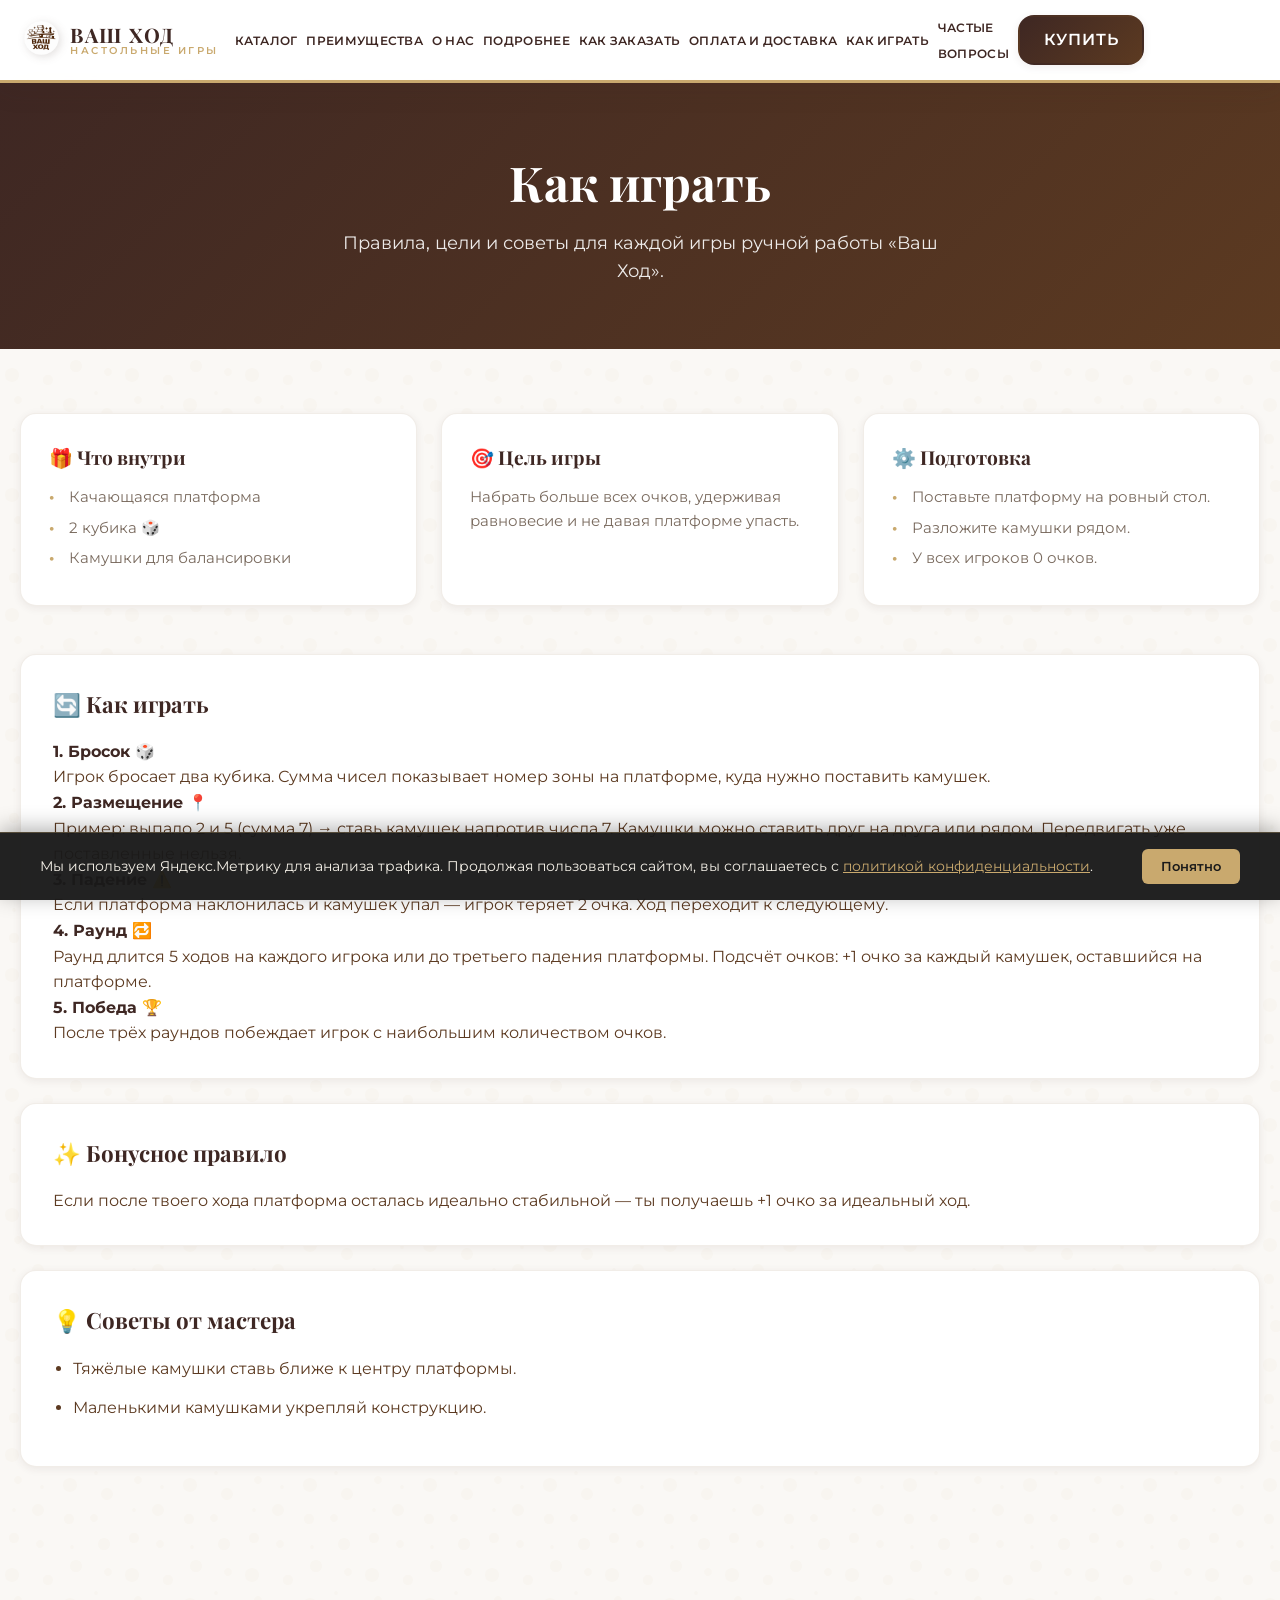
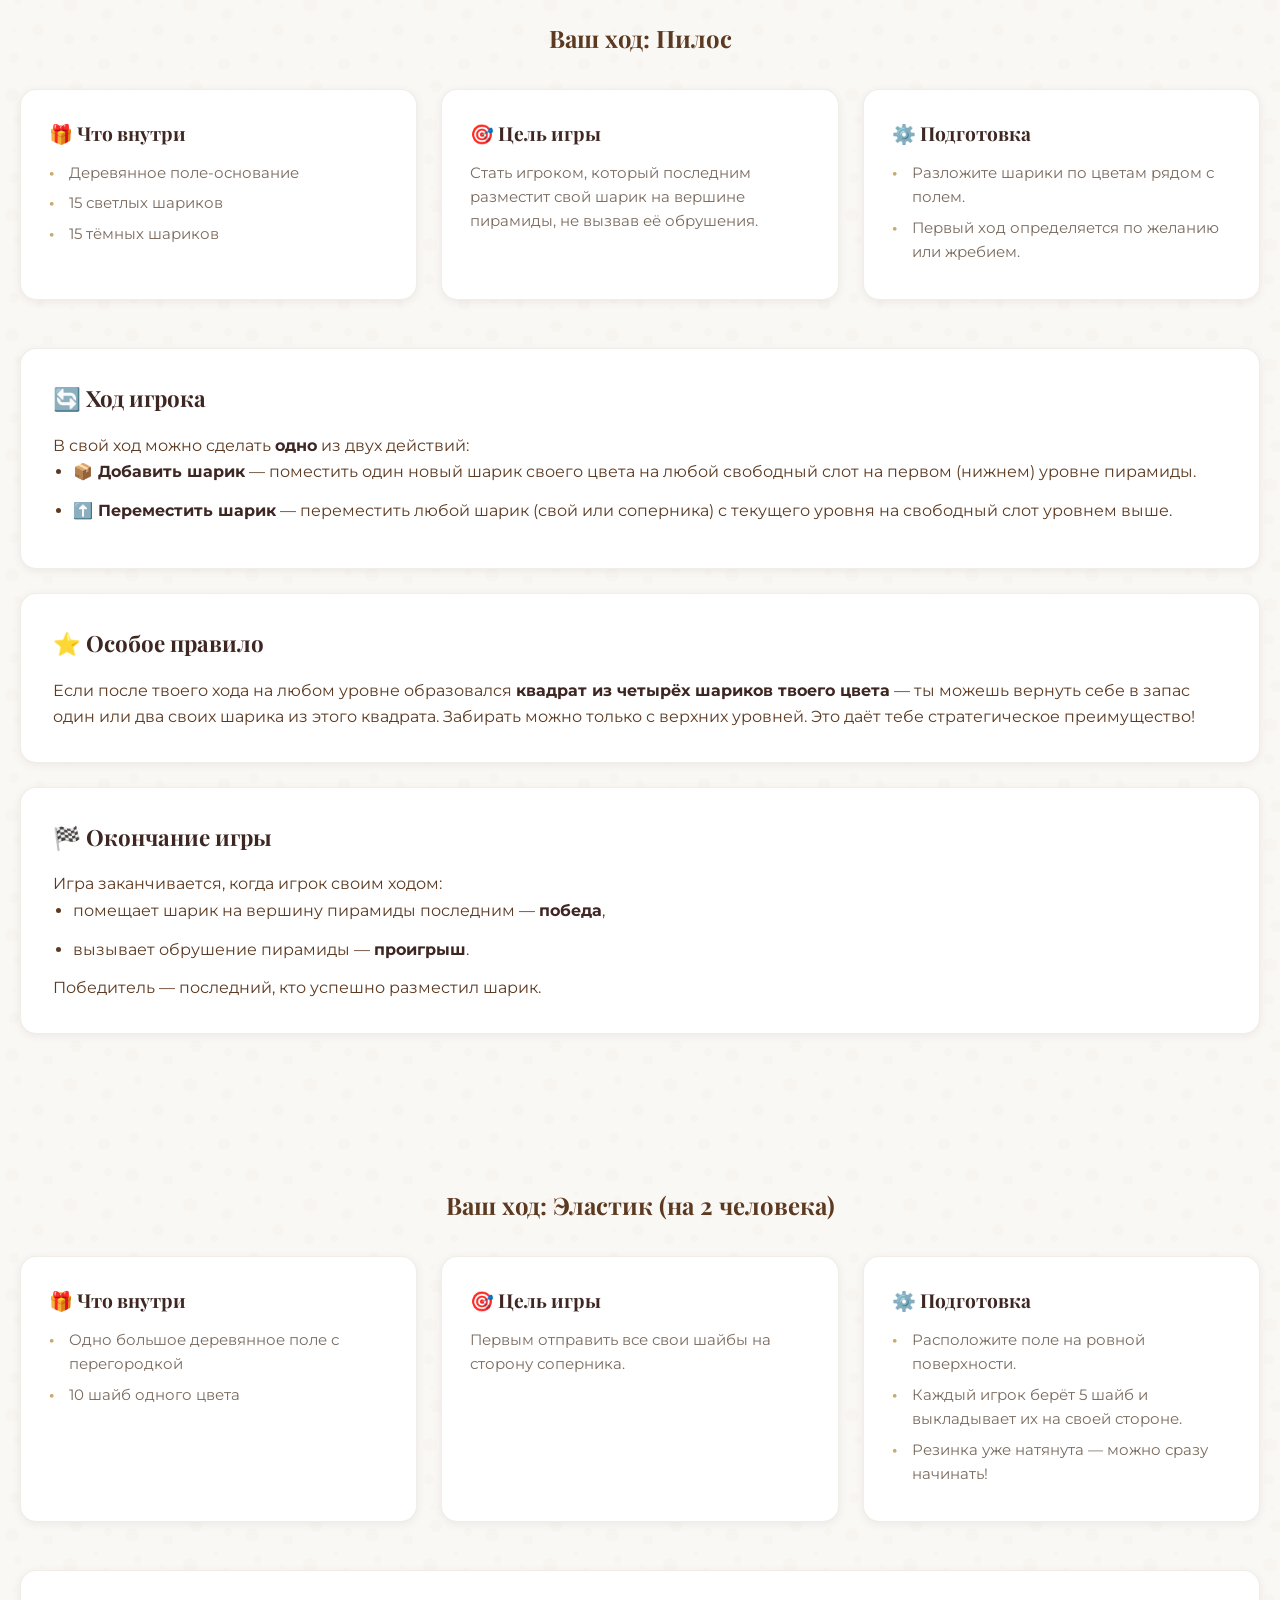
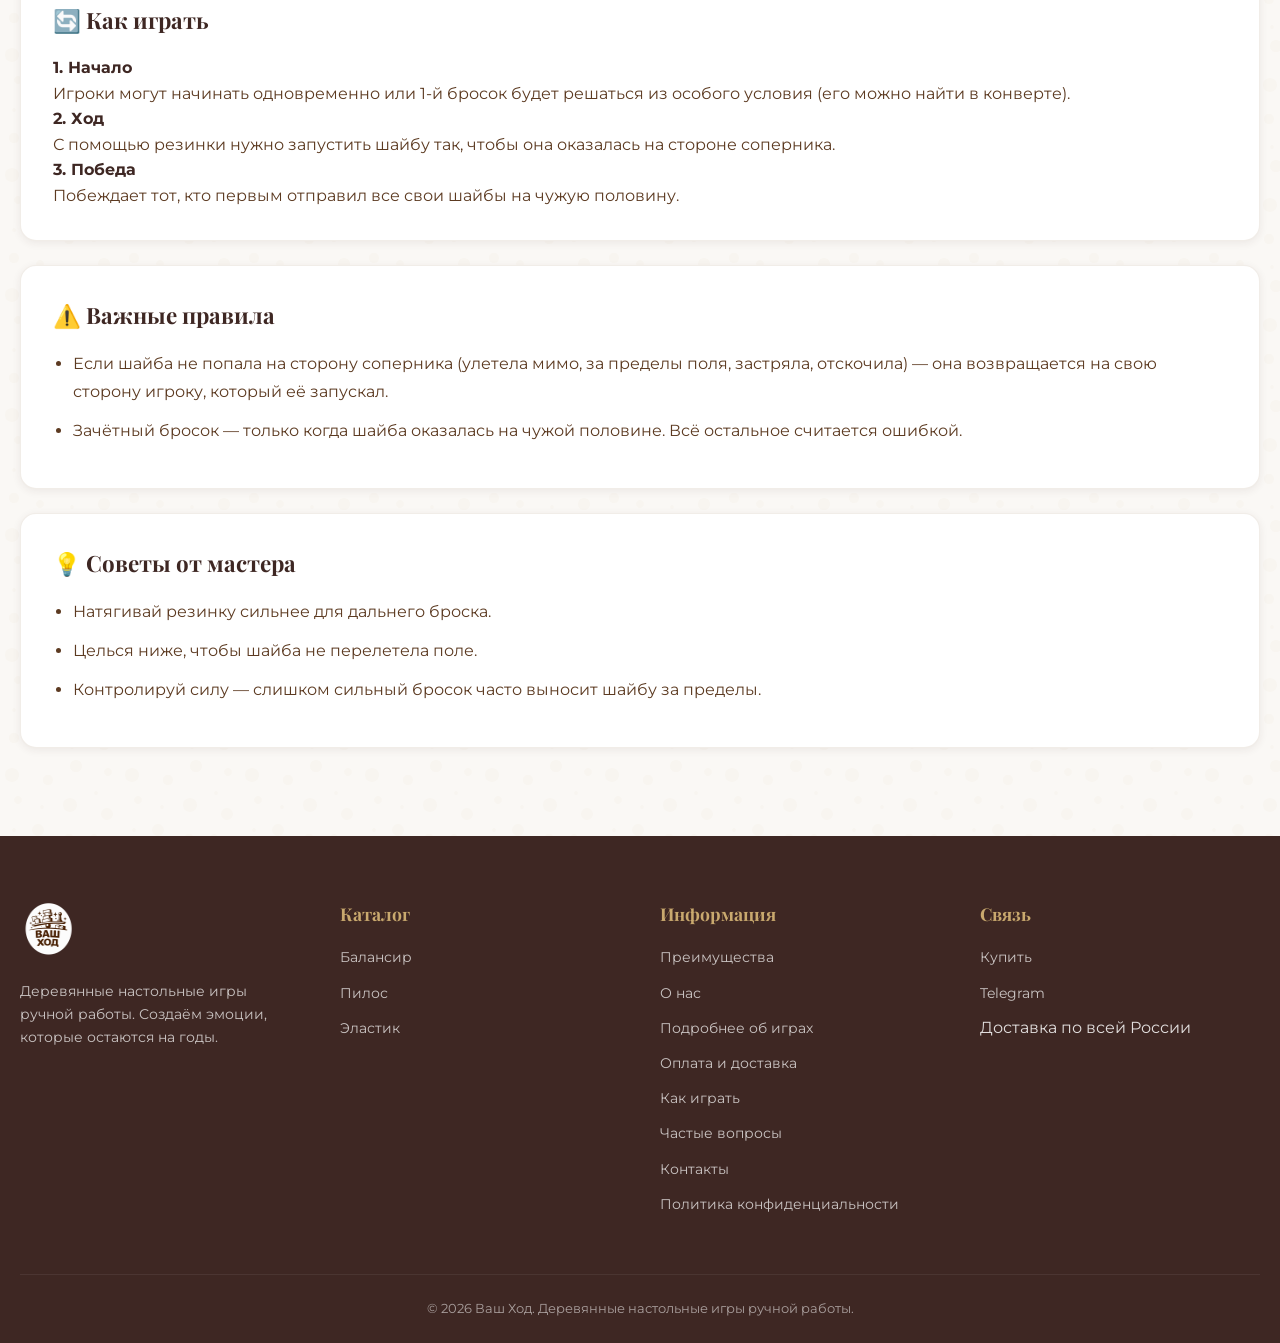
<file: wiki.html>
<!DOCTYPE html>
<html lang="ru">
<head>
  <meta charset="UTF-8">
  <meta name="viewport" content="width=device-width, initial-scale=1.0">
  <link rel="icon" type="image/x-icon" href="/favicon.ico">
  <link rel="icon" type="image/png" sizes="32x32" href="/favicon.png">
  <link rel="apple-touch-icon" sizes="180x180" href="/apple-touch-icon.png">
  <title>Как играть | Ваш Ход</title>
  <meta name="description" content="Правила и инструкции к настольным играм Ваш Ход: Балансир, Пилос и Эластик.">
  <meta property="og:title" content="Как играть | Ваш Ход">
  <meta property="og:description" content="Правила и инструкции к настольным играм Ваш Ход.">
  <meta property="og:type" content="website">
  <meta property="og:url" content="https://vashhod.online/wiki.html">
  <meta property="og:image" content="https://vashhod.online/images/logo.png">
  <link rel="stylesheet" href="fonts/fonts.css" />
  <link rel="stylesheet" href="css/style.css?v=7">

<!-- Yandex.Metrika -->
<script>window.yandexMetrikaId = '109822269';</script>
<script src="js/metrika.js"></script>
<noscript><div>src="https://mc.yandex.ru/watch/109822269" style="position:absolute; left:-9999px;" alt="" /></div></noscript>
<!-- /Yandex.Metrika -->
    <link rel="canonical" href="https://vashhod.online/wiki.html" />

        <meta name="geo.region" content="RU" />
        <meta name="geo.placename" content="Russia" />
        <meta name="geo.position" content="55.755826;37.6173" />
        <meta name="ICBM" content="55.755826, 37.6173" />
    </head>
<body>

  <!-- Header -->
  <header class="header" id="header">
    <div class="container nav">
      <a href="index.html" class="logo" aria-label="Ваш Ход — на главную">
        <picture><source srcset="images/logo.webp" type="image/webp"><img src="images/logo.png" alt="Логотип Ваш Ход" width="56" height="56"></picture>
        <div class="logo-text">
          <span class="logo-main">ВАШ ХОД</span>
          <span class="logo-sub">Настольные игры</span>
        </div>
      </a>

      <nav aria-label="Главное меню">
        <ul class="nav-menu" id="navMenu">
          <li><a href="index.html#catalog" class="nav-link">Каталог</a></li>
          <li><a href="index.html#features" class="nav-link">Преимущества</a></li>
            <li><a href="about.html" class="nav-link">О нас</a></li>
          <li><a href="index.html#details" class="nav-link">Подробнее</a></li>
          <li><a href="index.html#order" class="nav-link">Как заказать</a></li>
          <li><a href="delivery.html" class="nav-link">Оплата и доставка</a></li>
          <li><a href="wiki.html" class="nav-link">Как играть</a></li>
          <li><a href="faq.html" class="nav-link">Частые<br>вопросы</a></li>
<li class="nav-cta"><a href="checkout.html" class="btn btn-primary" style="padding:0.65rem 1.5rem;font-size:1rem;letter-spacing:0.8px;">Купить</a></li>
        </ul>
      </nav>

      <a href="checkout.html" class="btn btn-primary desktop-cta" style="padding:0.65rem 1.5rem;font-size:1rem;letter-spacing:0.8px;">Купить</a>
<button class="mobile-menu-btn" id="mobileMenuBtn" aria-label="Открыть меню" aria-expanded="false" aria-controls="navMenu">
        <span></span>
        <span></span>
        <span></span>
      </button>
    </div>
  </header>

  <main class="game-page">
    <section class="game-hero">
      <div class="container">
        <h1>Как играть</h1>
        <p>Правила, цели и советы для каждой игры ручной работы «Ваш Ход».</p>
      </div>
    </section>

    <section class="instructions-section">
      <div class="container">
        <div class="instructions-grid">
          <div class="instruction-card">
            <h3>🎁 Что внутри</h3>
            <ul>
              <li>Качающаяся платформа</li>
              <li>2 кубика 🎲</li>
              <li>Камушки для балансировки</li>
            </ul>
          </div>

          <div class="instruction-card">
            <h3>🎯 Цель игры</h3>
            <p>Набрать больше всех очков, удерживая равновесие и не давая платформе упасть.</p>
          </div>

          <div class="instruction-card">
            <h3>⚙️ Подготовка</h3>
            <ul>
              <li>Поставьте платформу на ровный стол.</li>
              <li>Разложите камушки рядом.</li>
              <li>У всех игроков 0 очков.</li>
            </ul>
          </div>
        </div>

        <div class="instruction-block">
          <h3>🔄 Как играть</h3>
          <p><strong>1. Бросок 🎲</strong><br>Игрок бросает два кубика. Сумма чисел показывает номер зоны на платформе, куда нужно поставить камушек.</p>
          <p><strong>2. Размещение 📍</strong><br>Пример: выпало 2 и 5 (сумма 7) → ставь камушек напротив числа 7. Камушки можно ставить друг на друга или рядом. Передвигать уже поставленные нельзя.</p>
          <p><strong>3. Падение ⚠️</strong><br>Если платформа наклонилась и камушек упал — игрок теряет 2 очка. Ход переходит к следующему.</p>
          <p><strong>4. Раунд 🔁</strong><br>Раунд длится 5 ходов на каждого игрока или до третьего падения платформы. Подсчёт очков: +1 очко за каждый камушек, оставшийся на платформе.</p>
          <p><strong>5. Победа 🏆</strong><br>После трёх раундов побеждает игрок с наибольшим количеством очков.</p>
        </div>

        <div class="instruction-block">
          <h3>✨ Бонусное правило</h3>
          <p>Если после твоего хода платформа осталась идеально стабильной — ты получаешь +1 очко за идеальный ход.</p>
        </div>

        <div class="instruction-block">
          <h3>💡 Советы от мастера</h3>
          <ul>
            <li>Тяжёлые камушки ставь ближе к центру платформы.</li>
            <li>Маленькими камушками укрепляй конструкцию.</li>
          </ul>
        </div>
      </div>
    </section>

    <section class="instructions-section" style="background:var(--color-bg-secondary);">
      <div class="container">
        <h2 style="text-align:center;margin-bottom:2rem;font-family:var(--font-display);">Ваш ход: Пилос</h2>

        <div class="instructions-grid">
          <div class="instruction-card">
            <h3>🎁 Что внутри</h3>
            <ul>
              <li>Деревянное поле-основание</li>
              <li>15 светлых шариков</li>
              <li>15 тёмных шариков</li>
            </ul>
          </div>

          <div class="instruction-card">
            <h3>🎯 Цель игры</h3>
            <p>Стать игроком, который последним разместит свой шарик на вершине пирамиды, не вызвав её обрушения.</p>
          </div>

          <div class="instruction-card">
            <h3>⚙️ Подготовка</h3>
            <ul>
              <li>Разложите шарики по цветам рядом с полем.</li>
              <li>Первый ход определяется по желанию или жребием.</li>
            </ul>
          </div>
        </div>

        <div class="instruction-block">
          <h3>🔄 Ход игрока</h3>
          <p>В свой ход можно сделать <strong>одно</strong> из двух действий:</p>
          <ul>
            <li><strong>📦 Добавить шарик</strong> — поместить один новый шарик своего цвета на любой свободный слот на первом (нижнем) уровне пирамиды.</li>
            <li><strong>⬆️ Переместить шарик</strong> — переместить любой шарик (свой или соперника) с текущего уровня на свободный слот уровнем выше.</li>
          </ul>
        </div>

        <div class="instruction-block">
          <h3>⭐ Особое правило</h3>
          <p>Если после твоего хода на любом уровне образовался <strong>квадрат из четырёх шариков твоего цвета</strong> — ты можешь вернуть себе в запас один или два своих шарика из этого квадрата. Забирать можно только с верхних уровней. Это даёт тебе стратегическое преимущество!</p>
        </div>

        <div class="instruction-block">
          <h3>🏁 Окончание игры</h3>
          <p>Игра заканчивается, когда игрок своим ходом:</p>
          <ul>
            <li>помещает шарик на вершину пирамиды последним — <strong>победа</strong>,</li>
            <li>вызывает обрушение пирамиды — <strong>проигрыш</strong>.</li>
          </ul>
          <p>Победитель — последний, кто успешно разместил шарик.</p>
        </div>
      </div>
    </section>

    <section class="instructions-section">
      <div class="container">
        <h2 style="text-align:center;margin-bottom:2rem;font-family:var(--font-display);">Ваш ход: Эластик (на 2 человека)</h2>

        <div class="instructions-grid">
          <div class="instruction-card">
            <h3>🎁 Что внутри</h3>
            <ul>
              <li>Одно большое деревянное поле с перегородкой</li>
              <li>10 шайб одного цвета</li>
            </ul>
          </div>

          <div class="instruction-card">
            <h3>🎯 Цель игры</h3>
            <p>Первым отправить все свои шайбы на сторону соперника.</p>
          </div>

          <div class="instruction-card">
            <h3>⚙️ Подготовка</h3>
            <ul>
              <li>Расположите поле на ровной поверхности.</li>
              <li>Каждый игрок берёт 5 шайб и выкладывает их на своей стороне.</li>
              <li>Резинка уже натянута — можно сразу начинать!</li>
            </ul>
          </div>
        </div>

        <div class="instruction-block">
          <h3>🔄 Как играть</h3>
          <p><strong>1. Начало</strong><br>Игроки могут начинать одновременно или 1-й бросок будет решаться из особого условия (его можно найти в конверте).</p>
          <p><strong>2. Ход</strong><br>С помощью резинки нужно запустить шайбу так, чтобы она оказалась на стороне соперника.</p>
          <p><strong>3. Победа</strong><br>Побеждает тот, кто первым отправил все свои шайбы на чужую половину.</p>
        </div>

        <div class="instruction-block">
          <h3>⚠️ Важные правила</h3>
          <ul>
            <li>Если шайба не попала на сторону соперника (улетела мимо, за пределы поля, застряла, отскочила) — она возвращается на свою сторону игроку, который её запускал.</li>
            <li>Зачётный бросок — только когда шайба оказалась на чужой половине. Всё остальное считается ошибкой.</li>
          </ul>
        </div>

        <div class="instruction-block">
          <h3>💡 Советы от мастера</h3>
          <ul>
            <li>Натягивай резинку сильнее для дальнего броска.</li>
            <li>Целься ниже, чтобы шайба не перелетела поле.</li>
            <li>Контролируй силу — слишком сильный бросок часто выносит шайбу за пределы.</li>
          </ul>
        </div>
      </div>
    </section>

  </main>

  <!-- Footer -->
  <footer class="footer">
    <div class="container">
      <div class="footer-grid">
        <div class="footer-brand">
          <picture><source srcset="images/logo.webp" type="image/webp"><img src="images/logo.png" width="56" height="56" alt="Логотип Ваш Ход" loading="lazy"></picture>
          <p>Деревянные настольные игры ручной работы. Создаём эмоции, которые остаются на годы.</p>
        </div>

        <div>
          <h4 class="footer-title">Каталог</h4>
          <ul class="footer-links">
            <li><a href="index.html#catalog">Балансир</a></li>
            <li><a href="index.html#catalog">Пилос</a></li>
            <li><a href="index.html#catalog">Эластик</a></li>
          </ul>
        </div>

        <div>
          <h4 class="footer-title">Информация</h4>
          <ul class="footer-links">
            <li><a href="index.html#features">Преимущества</a></li>
                            <li><a href="about.html">О нас</a></li>
            <li><a href="index.html#details">Подробнее об играх</a></li>
            <li><a href="delivery.html">Оплата и доставка</a></li>
            <li><a href="wiki.html">Как играть</a></li>
            <li><a href="faq.html">Частые вопросы</a></li>
            <li><a href="index.html#contact">Контакты</a></li>
            <li><a href="privacy.html">Политика конфиденциальности</a></li>
          </ul>
        </div>

        <div>
          <h4 class="footer-title">Связь</h4>
          <ul class="footer-links">
            <li><a href="index.html#contact">Купить</a></li>
            <li><a href="https://t.me/Vash_Hod" target="_blank" rel="noopener">Telegram</a></li>
            <li><span>Доставка по всей России</span></li>
          </ul>
        </div>
      </div>

      <div class="footer-bottom">
        <p>© 2026 Ваш Ход. Деревянные настольные игры ручной работы.</p>
      </div>
    </div>
  </footer>

  <script src="js/main.js?v=7"></script></body>
</html>
</file>
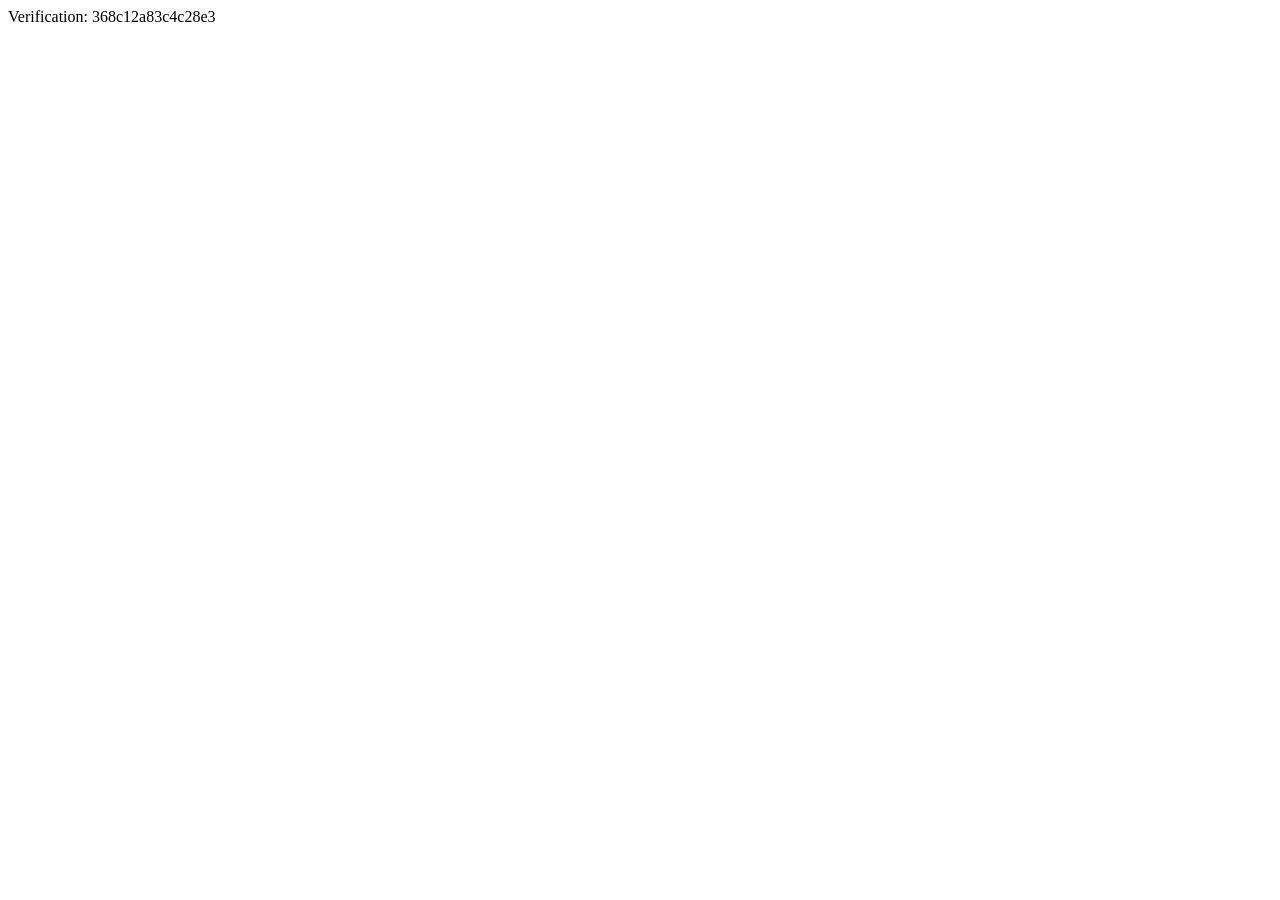
<file: yandex_368c12a83c4c28e3.html>
<html>
    <head>
        <meta http-equiv="Content-Type" content="text/html; charset=UTF-8">
    
        <meta name="geo.region" content="RU" />
        <meta name="geo.placename" content="Russia" />
        <meta name="geo.position" content="55.755826;37.6173" />
        <meta name="ICBM" content="55.755826, 37.6173" />
    </head>
    <body>Verification: 368c12a83c4c28e3
</body>
</html>
</file>
<file: fonts/fonts.css>
/* cyrillic-ext */
@font-face {
  font-family: 'Montserrat';
  font-style: normal;
  font-weight: 400;
  font-display: swap;
  src: url(font_1.woff2) format('woff2');
  unicode-range: U+0460-052F, U+1C80-1C8A, U+20B4, U+2DE0-2DFF, U+A640-A69F, U+FE2E-FE2F;
}
/* cyrillic */
@font-face {
  font-family: 'Montserrat';
  font-style: normal;
  font-weight: 400;
  font-display: swap;
  src: url(font_2.woff2) format('woff2');
  unicode-range: U+0301, U+0400-045F, U+0490-0491, U+04B0-04B1, U+2116;
}
/* vietnamese */
@font-face {
  font-family: 'Montserrat';
  font-style: normal;
  font-weight: 400;
  font-display: swap;
  src: url(font_3.woff2) format('woff2');
  unicode-range: U+0102-0103, U+0110-0111, U+0128-0129, U+0168-0169, U+01A0-01A1, U+01AF-01B0, U+0300-0301, U+0303-0304, U+0308-0309, U+0323, U+0329, U+1EA0-1EF9, U+20AB;
}
/* latin-ext */
@font-face {
  font-family: 'Montserrat';
  font-style: normal;
  font-weight: 400;
  font-display: swap;
  src: url(font_4.woff2) format('woff2');
  unicode-range: U+0100-02BA, U+02BD-02C5, U+02C7-02CC, U+02CE-02D7, U+02DD-02FF, U+0304, U+0308, U+0329, U+1D00-1DBF, U+1E00-1E9F, U+1EF2-1EFF, U+2020, U+20A0-20AB, U+20AD-20C0, U+2113, U+2C60-2C7F, U+A720-A7FF;
}
/* latin */
@font-face {
  font-family: 'Montserrat';
  font-style: normal;
  font-weight: 400;
  font-display: swap;
  src: url(font_5.woff2) format('woff2');
  unicode-range: U+0000-00FF, U+0131, U+0152-0153, U+02BB-02BC, U+02C6, U+02DA, U+02DC, U+0304, U+0308, U+0329, U+2000-206F, U+20AC, U+2122, U+2191, U+2193, U+2212, U+2215, U+FEFF, U+FFFD;
}
/* cyrillic-ext */
@font-face {
  font-family: 'Montserrat';
  font-style: normal;
  font-weight: 500;
  font-display: swap;
  src: url(font_1.woff2) format('woff2');
  unicode-range: U+0460-052F, U+1C80-1C8A, U+20B4, U+2DE0-2DFF, U+A640-A69F, U+FE2E-FE2F;
}
/* cyrillic */
@font-face {
  font-family: 'Montserrat';
  font-style: normal;
  font-weight: 500;
  font-display: swap;
  src: url(font_2.woff2) format('woff2');
  unicode-range: U+0301, U+0400-045F, U+0490-0491, U+04B0-04B1, U+2116;
}
/* vietnamese */
@font-face {
  font-family: 'Montserrat';
  font-style: normal;
  font-weight: 500;
  font-display: swap;
  src: url(font_3.woff2) format('woff2');
  unicode-range: U+0102-0103, U+0110-0111, U+0128-0129, U+0168-0169, U+01A0-01A1, U+01AF-01B0, U+0300-0301, U+0303-0304, U+0308-0309, U+0323, U+0329, U+1EA0-1EF9, U+20AB;
}
/* latin-ext */
@font-face {
  font-family: 'Montserrat';
  font-style: normal;
  font-weight: 500;
  font-display: swap;
  src: url(font_4.woff2) format('woff2');
  unicode-range: U+0100-02BA, U+02BD-02C5, U+02C7-02CC, U+02CE-02D7, U+02DD-02FF, U+0304, U+0308, U+0329, U+1D00-1DBF, U+1E00-1E9F, U+1EF2-1EFF, U+2020, U+20A0-20AB, U+20AD-20C0, U+2113, U+2C60-2C7F, U+A720-A7FF;
}
/* latin */
@font-face {
  font-family: 'Montserrat';
  font-style: normal;
  font-weight: 500;
  font-display: swap;
  src: url(font_5.woff2) format('woff2');
  unicode-range: U+0000-00FF, U+0131, U+0152-0153, U+02BB-02BC, U+02C6, U+02DA, U+02DC, U+0304, U+0308, U+0329, U+2000-206F, U+20AC, U+2122, U+2191, U+2193, U+2212, U+2215, U+FEFF, U+FFFD;
}
/* cyrillic-ext */
@font-face {
  font-family: 'Montserrat';
  font-style: normal;
  font-weight: 600;
  font-display: swap;
  src: url(font_1.woff2) format('woff2');
  unicode-range: U+0460-052F, U+1C80-1C8A, U+20B4, U+2DE0-2DFF, U+A640-A69F, U+FE2E-FE2F;
}
/* cyrillic */
@font-face {
  font-family: 'Montserrat';
  font-style: normal;
  font-weight: 600;
  font-display: swap;
  src: url(font_2.woff2) format('woff2');
  unicode-range: U+0301, U+0400-045F, U+0490-0491, U+04B0-04B1, U+2116;
}
/* vietnamese */
@font-face {
  font-family: 'Montserrat';
  font-style: normal;
  font-weight: 600;
  font-display: swap;
  src: url(font_3.woff2) format('woff2');
  unicode-range: U+0102-0103, U+0110-0111, U+0128-0129, U+0168-0169, U+01A0-01A1, U+01AF-01B0, U+0300-0301, U+0303-0304, U+0308-0309, U+0323, U+0329, U+1EA0-1EF9, U+20AB;
}
/* latin-ext */
@font-face {
  font-family: 'Montserrat';
  font-style: normal;
  font-weight: 600;
  font-display: swap;
  src: url(font_4.woff2) format('woff2');
  unicode-range: U+0100-02BA, U+02BD-02C5, U+02C7-02CC, U+02CE-02D7, U+02DD-02FF, U+0304, U+0308, U+0329, U+1D00-1DBF, U+1E00-1E9F, U+1EF2-1EFF, U+2020, U+20A0-20AB, U+20AD-20C0, U+2113, U+2C60-2C7F, U+A720-A7FF;
}
/* latin */
@font-face {
  font-family: 'Montserrat';
  font-style: normal;
  font-weight: 600;
  font-display: swap;
  src: url(font_5.woff2) format('woff2');
  unicode-range: U+0000-00FF, U+0131, U+0152-0153, U+02BB-02BC, U+02C6, U+02DA, U+02DC, U+0304, U+0308, U+0329, U+2000-206F, U+20AC, U+2122, U+2191, U+2193, U+2212, U+2215, U+FEFF, U+FFFD;
}
/* cyrillic-ext */
@font-face {
  font-family: 'Montserrat';
  font-style: normal;
  font-weight: 700;
  font-display: swap;
  src: url(font_1.woff2) format('woff2');
  unicode-range: U+0460-052F, U+1C80-1C8A, U+20B4, U+2DE0-2DFF, U+A640-A69F, U+FE2E-FE2F;
}
/* cyrillic */
@font-face {
  font-family: 'Montserrat';
  font-style: normal;
  font-weight: 700;
  font-display: swap;
  src: url(font_2.woff2) format('woff2');
  unicode-range: U+0301, U+0400-045F, U+0490-0491, U+04B0-04B1, U+2116;
}
/* vietnamese */
@font-face {
  font-family: 'Montserrat';
  font-style: normal;
  font-weight: 700;
  font-display: swap;
  src: url(font_3.woff2) format('woff2');
  unicode-range: U+0102-0103, U+0110-0111, U+0128-0129, U+0168-0169, U+01A0-01A1, U+01AF-01B0, U+0300-0301, U+0303-0304, U+0308-0309, U+0323, U+0329, U+1EA0-1EF9, U+20AB;
}
/* latin-ext */
@font-face {
  font-family: 'Montserrat';
  font-style: normal;
  font-weight: 700;
  font-display: swap;
  src: url(font_4.woff2) format('woff2');
  unicode-range: U+0100-02BA, U+02BD-02C5, U+02C7-02CC, U+02CE-02D7, U+02DD-02FF, U+0304, U+0308, U+0329, U+1D00-1DBF, U+1E00-1E9F, U+1EF2-1EFF, U+2020, U+20A0-20AB, U+20AD-20C0, U+2113, U+2C60-2C7F, U+A720-A7FF;
}
/* latin */
@font-face {
  font-family: 'Montserrat';
  font-style: normal;
  font-weight: 700;
  font-display: swap;
  src: url(font_5.woff2) format('woff2');
  unicode-range: U+0000-00FF, U+0131, U+0152-0153, U+02BB-02BC, U+02C6, U+02DA, U+02DC, U+0304, U+0308, U+0329, U+2000-206F, U+20AC, U+2122, U+2191, U+2193, U+2212, U+2215, U+FEFF, U+FFFD;
}
/* cyrillic */
@font-face {
  font-family: 'Playfair Display';
  font-style: normal;
  font-weight: 600;
  font-display: swap;
  src: url(font_21.woff2) format('woff2');
  unicode-range: U+0301, U+0400-045F, U+0490-0491, U+04B0-04B1, U+2116;
}
/* vietnamese */
@font-face {
  font-family: 'Playfair Display';
  font-style: normal;
  font-weight: 600;
  font-display: swap;
  src: url(font_22.woff2) format('woff2');
  unicode-range: U+0102-0103, U+0110-0111, U+0128-0129, U+0168-0169, U+01A0-01A1, U+01AF-01B0, U+0300-0301, U+0303-0304, U+0308-0309, U+0323, U+0329, U+1EA0-1EF9, U+20AB;
}
/* latin-ext */
@font-face {
  font-family: 'Playfair Display';
  font-style: normal;
  font-weight: 600;
  font-display: swap;
  src: url(font_23.woff2) format('woff2');
  unicode-range: U+0100-02BA, U+02BD-02C5, U+02C7-02CC, U+02CE-02D7, U+02DD-02FF, U+0304, U+0308, U+0329, U+1D00-1DBF, U+1E00-1E9F, U+1EF2-1EFF, U+2020, U+20A0-20AB, U+20AD-20C0, U+2113, U+2C60-2C7F, U+A720-A7FF;
}
/* latin */
@font-face {
  font-family: 'Playfair Display';
  font-style: normal;
  font-weight: 600;
  font-display: swap;
  src: url(font_24.woff2) format('woff2');
  unicode-range: U+0000-00FF, U+0131, U+0152-0153, U+02BB-02BC, U+02C6, U+02DA, U+02DC, U+0304, U+0308, U+0329, U+2000-206F, U+20AC, U+2122, U+2191, U+2193, U+2212, U+2215, U+FEFF, U+FFFD;
}
/* cyrillic */
@font-face {
  font-family: 'Playfair Display';
  font-style: normal;
  font-weight: 700;
  font-display: swap;
  src: url(font_21.woff2) format('woff2');
  unicode-range: U+0301, U+0400-045F, U+0490-0491, U+04B0-04B1, U+2116;
}
/* vietnamese */
@font-face {
  font-family: 'Playfair Display';
  font-style: normal;
  font-weight: 700;
  font-display: swap;
  src: url(font_22.woff2) format('woff2');
  unicode-range: U+0102-0103, U+0110-0111, U+0128-0129, U+0168-0169, U+01A0-01A1, U+01AF-01B0, U+0300-0301, U+0303-0304, U+0308-0309, U+0323, U+0329, U+1EA0-1EF9, U+20AB;
}
/* latin-ext */
@font-face {
  font-family: 'Playfair Display';
  font-style: normal;
  font-weight: 700;
  font-display: swap;
  src: url(font_23.woff2) format('woff2');
  unicode-range: U+0100-02BA, U+02BD-02C5, U+02C7-02CC, U+02CE-02D7, U+02DD-02FF, U+0304, U+0308, U+0329, U+1D00-1DBF, U+1E00-1E9F, U+1EF2-1EFF, U+2020, U+20A0-20AB, U+20AD-20C0, U+2113, U+2C60-2C7F, U+A720-A7FF;
}
/* latin */
@font-face {
  font-family: 'Playfair Display';
  font-style: normal;
  font-weight: 700;
  font-display: swap;
  src: url(font_24.woff2) format('woff2');
  unicode-range: U+0000-00FF, U+0131, U+0152-0153, U+02BB-02BC, U+02C6, U+02DA, U+02DC, U+0304, U+0308, U+0329, U+2000-206F, U+20AC, U+2122, U+2191, U+2193, U+2212, U+2215, U+FEFF, U+FFFD;
}
</file>
<file: css/style.css>
/* ============================================
   ВАШ ХОД — Landing Page Styles
   Деревянные настольные игры ручной работы
   ============================================ */

/* CSS Variables */
:root {
  --color-dark: #3E2723;
  --color-main: #5C3A21;
  --color-beige: #F5F0E8;
  --color-gold: #C9A96E;
  --color-gold-dark: #A88B4A;
  --color-border: #8B6F47;
  --color-light: #FAF8F5;
  --color-white: #FFFFFF;
  --color-text-muted: #7A6B5F;
  --color-success: #4A7C59;
  --font-display: 'Playfair Display', Georgia, serif;
  --font-body: 'Montserrat', -apple-system, BlinkMacSystemFont, sans-serif;
  --shadow-sm: 0 2px 8px rgba(62, 39, 35, 0.08);
  --shadow-md: 0 8px 24px rgba(62, 39, 35, 0.10);
  --shadow-lg: 0 24px 48px rgba(62, 39, 35, 0.15);
  --radius-sm: 10px;
  --radius-md: 16px;
  --radius-lg: 24px;
  --transition-fast: 0.2s ease;
  --transition-base: 0.3s ease;
  --transition-bounce: 0.4s cubic-bezier(0.175, 0.885, 0.32, 1.275);
}

/* Reset & Base */
*, *::before, *::after {
  box-sizing: border-box;
  margin: 0;
  padding: 0;
}

html {
  scroll-behavior: smooth;
  font-size: 16px;
}

body {
  font-family: var(--font-body);
  background-color: var(--color-light);
  color: var(--color-main);
  line-height: 1.6;
  overflow-x: hidden;
  background-image: url("data:image/svg+xml,%3Csvg width='120' height='120' viewBox='0 0 120 120' xmlns='http://www.w3.org/2000/svg'%3E%3Cpath d='M12 22c4 0 7-3 7-7s-3-7-7-7-7 3-7 7 3 7 7 7zm58 30c4 0 7-3 7-7s-3-7-7-7-7 3-7 7 3 7 7 7zm-52-8c2 0 4-2 4-4s-2-4-4-4-4 2-4 4 2 4 4 4zm76 38c2 0 4-2 4-4s-2-4-4-4-4 2-4 4 2 4 4 4zM40 108c2 0 4-2 4-4s-2-4-4-4-4 2-4 4 2 4 4 4zm68-92c2 0 4-2 4-4s-2-4-4-4-4 2-4 4 2 4 4 4zM14 103c3 0 5-2 5-5s-2-5-5-5-5 2-5 5 2 5 5 5zm34-78c3 0 5-2 5-5s-2-5-5-5-5 2-5 5 2 5 5 5zm28-13c3 0 6-2 6-6s-3-6-6-6-6 2-6 6 3 6 6 6zm-7 72c3 0 5-2 5-5s-2-5-5-5-5 2-5 5 2 5 5 5zm35 26c3 0 6-2 6-6s-3-6-6-6-6 2-6 6 3 6 6 6zM38 76c3 0 6-3 6-6s-3-6-6-6-6 3-6 6 3 6 6 6zm69-16c3 0 6-3 6-6s-3-6-6-6-6 3-6 6 3 6 6 6zm-11-25c1 0 2-1 2-2s-1-2-2-2-2 1-2 2 1 2 2 2zM72 109c1 0 2-1 2-2s-1-2-2-2-2 1-2 2 1 2 2 2zM42 49c1 0 2-1 2-2s-1-2-2-2-2 1-2 2 1 2 2 2zM14 72c1 0 2-1 2-2s-1-2-2-2-2 1-2 2 1 2 2 2z' fill='%23c9a96e' fill-opacity='0.035' fill-rule='evenodd'/%3E%3C/svg%3E");
}

img {
  max-width: 100%;
  height: auto;
  display: block;
}

a {
  color: inherit;
  text-decoration: none;
}

button {
  font-family: inherit;
  cursor: pointer;
  border: none;
  background: none;
}

/* Utility classes */
.container {
  width: 100%;
  max-width: 1400px;
  margin: 0 auto;
  padding: 0 1.25rem;
}

.section {
  padding: 5rem 0;
}

.section-title {
  font-family: var(--font-display);
  font-size: clamp(2rem, 5vw, 2.8rem);
  font-weight: 700;
  color: var(--color-dark);
  text-align: center;
  letter-spacing: 1px;
  margin-bottom: 0.75rem;
}

.section-subtitle {
  text-align: center;
  color: var(--color-text-muted);
  font-size: 1.1rem;
  max-width: 600px;
  margin: 0 auto 3rem;
}

.gold-line {
  display: flex;
  align-items: center;
  justify-content: center;
  gap: 16px;
  margin: 1.25rem 0;
}

.gold-line::before,
.gold-line::after {
  content: '';
  flex: 1;
  max-width: 120px;
  height: 2px;
  background: linear-gradient(90deg, transparent, var(--color-gold), transparent);
}

.gold-line .diamond {
  width: 10px;
  height: 10px;
  background: linear-gradient(135deg, var(--color-gold), var(--color-gold-dark));
  transform: rotate(45deg);
  flex-shrink: 0;
  box-shadow: 0 2px 8px rgba(201, 169, 110, 0.4);
}

/* Animations */
@keyframes fadeInUp {
  from {
    opacity: 0;
    transform: translateY(30px);
  }
  to {
    opacity: 1;
    transform: translateY(0);
  }
}

@keyframes pulse {
  0%, 100% { transform: scale(1); }
  50% { transform: scale(1.05); }
}

.animate-on-scroll {
  opacity: 0;
  transform: translateY(30px);
  transition: opacity 0.7s ease, transform 0.7s ease;
}

.animate-on-scroll.is-visible {
  opacity: 1;
  transform: translateY(0);
}

/* Buttons */
.btn {
  display: inline-flex;
  align-items: center;
  justify-content: center;
  gap: 0.5rem;
  padding: 0.75rem 1.25rem;
  font-size: 0.85rem;
  font-weight: 600;
  letter-spacing: 0.5px;
  text-transform: uppercase;
  border-radius: var(--radius-md);
  transition: all var(--transition-base);
  box-shadow: var(--shadow-sm);
}

.btn-primary {
  background: linear-gradient(135deg, var(--color-dark), var(--color-main));
  color: var(--color-white);
  border: 2px solid transparent;
}

.btn-primary:hover {
  background: linear-gradient(135deg, var(--color-main), var(--color-dark));
  transform: translateY(-3px);
  box-shadow: var(--shadow-lg);
}

.btn-outline {
  background: transparent;
  color: var(--color-dark);
  border: 2px solid var(--color-border);
}

.btn-outline:hover {
  background: var(--color-beige);
  border-color: var(--color-gold);
  color: var(--color-dark);
}

.btn-gold {
  background: linear-gradient(135deg, var(--color-gold), var(--color-gold-dark));
  color: var(--color-white);
}

.btn-gold:hover {
  filter: brightness(1.08);
  transform: translateY(-3px);
  box-shadow: 0 12px 32px rgba(201, 169, 110, 0.4);
}

/* Header / Navbar */
.header {
  position: fixed;
  top: 0;
  left: 0;
  right: 0;
  z-index: 1000;
  background: rgba(255, 255, 255, 0.97);
  backdrop-filter: blur(12px);
  border-bottom: 3px solid var(--color-gold);
  box-shadow: var(--shadow-md);
  transition: all var(--transition-base);
}

.header.scrolled {
  padding: 0.5rem 0;
  box-shadow: var(--shadow-lg);
}

.nav {
  display: flex;
  align-items: center;
  justify-content: flex-start;
  gap: 1rem;
  min-height: 80px;
  height: auto;
  padding-top: 0.75rem;
  padding-bottom: 0.75rem;
}

.logo {
  display: flex;
  align-items: center;
  gap: 0.5rem;
  flex-shrink: 0;
}

.logo img {
  height: 42px;
  width: auto;
  filter: drop-shadow(2px 2px 4px rgba(62, 39, 35, 0.15));
}

.logo-text {
  display: flex;
  flex-direction: column;
  line-height: 1.1;
  width: max-content;
}

.logo-main {
  font-family: var(--font-display);
  font-size: 1.25rem;
  font-weight: 700;
  color: var(--color-dark);
  letter-spacing: 1.5px;
  white-space: nowrap;
}

.logo-sub {
  font-size: 0.6rem;
  font-weight: 600;
  letter-spacing: 2.5px;
  color: var(--color-gold);
  text-transform: uppercase;
}

.nav-menu {
  display: flex;
  align-items: center;
  gap: 0.55rem;
  list-style: none;
  flex-shrink: 1;
  min-width: 0;
}

.nav-link {
  font-weight: 600;
  font-size: 0.75rem;
  letter-spacing: 0.3px;
  text-transform: uppercase;
  color: var(--color-dark);
  position: relative;
  padding: 0.25rem 0;
  transition: color var(--transition-fast);
  white-space: nowrap;
  flex-shrink: 0;
}

.nav-link::after {
  content: '';
  position: absolute;
  bottom: -2px;
  left: 0;
  width: 0;
  height: 2px;
  background: var(--color-gold);
  transition: width var(--transition-base);
}

.nav-link:hover {
  color: var(--color-gold);
}

.nav-link:hover::after {
  width: 100%;
}

.nav-cta {
  display: none;
}

.desktop-cta {
  flex-shrink: 0;
}

.mobile-menu-btn {
  display: none;
  flex-direction: column;
  gap: 5px;
  padding: 0.5rem;
  z-index: 1001;
}

.mobile-menu-btn span {
  display: block;
  width: 26px;
  height: 2px;
  background: var(--color-dark);
  transition: all var(--transition-base);
}

/* Hero Section */
.hero {
  position: relative;
  min-height: 100vh;
  display: flex;
  align-items: center;
  justify-content: center;
  padding-top: 80px;
  overflow: hidden;
}

.hero-bg {
  position: absolute;
  inset: 0;
  background: linear-gradient(135deg, rgba(62, 39, 35, 0.85), rgba(92, 58, 33, 0.80)),
              url('../images/balansir/gameplay.webp?v=3') center/cover no-repeat;
  z-index: -2;
}

.hero-pattern {
  position: absolute;
  inset: 0;
  background-image: url("data:image/svg+xml,%3Csvg width='60' height='60' viewBox='0 0 60 60' xmlns='http://www.w3.org/2000/svg'%3E%3Cg fill='none' fill-rule='evenodd'%3E%3Cg fill='%23ffffff' fill-opacity='0.04'%3E%3Cpath d='M36 34v-4h-2v4h-4v2h4v4h2v-4h4v-2h-4zm0-30V0h-2v4h-4v2h4v4h2V6h4V4h-4zM6 34v-4H4v4H0v2h4v4h2v-4h4v-2H6zM6 4V0H4v4H0v2h4v4h2V6h4V4H6z'/%3E%3C/g%3E%3C/g%3E%3C/svg%3E");
  z-index: -1;
}

.hero-content {
  text-align: center;
  color: var(--color-white);
  max-width: 800px;
  padding: 2rem;
  animation: fadeInUp 1s ease both;
}

.hero-badge {
  display: inline-block;
  padding: 0.5rem 1.25rem;
  background: rgba(201, 169, 110, 0.2);
  border: 1px solid var(--color-gold);
  border-radius: 100px;
  font-size: 0.75rem;
  font-weight: 600;
  letter-spacing: 2px;
  text-transform: uppercase;
  color: var(--color-gold);
  margin-bottom: 1.5rem;
  backdrop-filter: blur(4px);
}

.hero-title {
  font-family: var(--font-display);
  font-size: clamp(2.4rem, 7vw, 4.2rem);
  font-weight: 700;
  line-height: 1.15;
  margin-bottom: 1.25rem;
  text-shadow: 0 4px 20px rgba(0, 0, 0, 0.3);
}

.hero-title span {
  color: var(--color-gold);
}

.hero-desc {
  font-size: clamp(1rem, 2.5vw, 1.25rem);
  opacity: 0.92;
  max-width: 560px;
  margin: 0 auto 2.5rem;
  font-weight: 400;
  line-height: 1.7;
}

.hero-actions {
  display: flex;
  flex-wrap: wrap;
  gap: 1rem;
  justify-content: center;
}

.hero-actions .btn-primary {
  background: var(--color-gold);
  color: var(--color-dark);
  font-weight: 700;
}

.hero-actions .btn-primary:hover {
  background: var(--color-white);
  color: var(--color-dark);
}

.hero-actions .btn-outline {
  border-color: rgba(255, 255, 255, 0.5);
  color: var(--color-white);
}

.hero-actions .btn-outline:hover {
  background: rgba(255, 255, 255, 0.12);
  border-color: var(--color-white);
}

.hero-scroll {
  position: absolute;
  bottom: 2rem;
  left: 50%;
  transform: translateX(-50%);
  display: flex;
  flex-direction: column;
  align-items: center;
  gap: 0.5rem;
  color: var(--color-white);
  opacity: 0.7;
  font-size: 0.75rem;
  letter-spacing: 1px;
  text-transform: uppercase;
  animation: fadeInUp 1s 0.5s both;
}

.hero-scroll::after {
  content: '';
  width: 1px;
  height: 40px;
  background: linear-gradient(to bottom, var(--color-gold), transparent);
}

/* Features Section */
.features {
  background: var(--color-white);
  border-bottom: 1px solid rgba(201, 169, 110, 0.2);
}

.features-grid {
  display: grid;
  grid-template-columns: repeat(auto-fit, minmax(220px, 1fr));
  gap: 2rem;
}

.feature-card {
  text-align: center;
  padding: 2rem 1.25rem;
  border-radius: var(--radius-md);
  background: linear-gradient(135deg, var(--color-beige), var(--color-white));
  border: 1px solid rgba(139, 111, 71, 0.12);
  transition: all var(--transition-bounce);
}

.feature-card:hover {
  transform: translateY(-8px);
  box-shadow: var(--shadow-lg);
  border-color: var(--color-gold);
}

.feature-icon {
  width: 64px;
  height: 64px;
  margin: 0 auto 1.25rem;
  display: flex;
  align-items: center;
  justify-content: center;
  background: var(--color-white);
  border: 2px solid var(--color-gold);
  border-radius: 50%;
  color: var(--color-gold-dark);
}

.feature-icon svg {
  width: 30px;
  height: 30px;
  stroke-width: 1.6;
}

.feature-title {
  font-family: var(--font-display);
  font-size: 1.15rem;
  color: var(--color-dark);
  margin-bottom: 0.5rem;
}

.feature-text {
  font-size: 0.9rem;
  color: var(--color-text-muted);
  line-height: 1.5;
}

/* Catalog Section */
.catalog-grid {
  display: grid;
  grid-template-columns: repeat(auto-fit, minmax(300px, 1fr));
  gap: 2rem;
}

.product-card {
  background: var(--color-white);
  border-radius: var(--radius-lg);
  overflow: hidden;
  border: 1px solid rgba(139, 111, 71, 0.1);
  box-shadow: var(--shadow-md);
  transition: all var(--transition-bounce);
  display: flex;
  flex-direction: column;
}

.product-card:hover {
  transform: translateY(-10px) scale(1.01);
  box-shadow: var(--shadow-lg);
  border-color: var(--color-gold);
}

.product-image {
  position: relative;
  overflow: hidden;
  background: var(--color-beige);
}

.product-image img {
  width: 100%;
  height: auto;
  display: block;
  transition: transform 0.6s ease;
}

.product-card:hover .product-image img {
  transform: scale(1.06);
}

.product-badge {
  position: absolute;
  top: 1rem;
  right: 1rem;
  padding: 0.35rem 0.85rem;
  background: var(--color-gold);
  color: var(--color-white);
  font-size: 0.7rem;
  font-weight: 700;
  letter-spacing: 1px;
  text-transform: uppercase;
  border-radius: 100px;
  box-shadow: var(--shadow-sm);
}

.product-badge.soon {
  background: var(--color-text-muted);
}

.product-info {
  padding: 1.75rem;
  flex: 1;
  display: flex;
  flex-direction: column;
}

.product-name {
  font-family: var(--font-display);
  font-size: 1.6rem;
  color: var(--color-dark);
  margin-bottom: 0.35rem;
}

.product-tagline {
  font-size: 0.9rem;
  color: var(--color-gold-dark);
  font-weight: 600;
  margin-bottom: 0.75rem;
}

.product-desc {
  font-size: 0.95rem;
  color: var(--color-text-muted);
  margin-bottom: 1.25rem;
  flex: 1;
  line-height: 1.6;
}

.product-meta {
  display: flex;
  flex-wrap: wrap;
  gap: 0.75rem;
  margin-bottom: 1.25rem;
}

.product-meta span {
  font-size: 0.75rem;
  padding: 0.35rem 0.75rem;
  background: var(--color-beige);
  color: var(--color-main);
  border-radius: 100px;
  font-weight: 500;
}

.product-footer {
  display: flex;
  align-items: center;
  justify-content: space-between;
  gap: 1rem;
  margin-top: auto;
}

.product-price {
  font-family: var(--font-display);
  font-size: 1.6rem;
  font-weight: 700;
  color: var(--color-dark);
  white-space: nowrap;
  flex-shrink: 0;
}

.product-price .old {
  font-size: 1rem;
  color: var(--color-text-muted);
  text-decoration: line-through;
  font-weight: 500;
  display: block;
  margin-top: 0.25rem;
}

.product-card.soon {
  opacity: 0.92;
}

.product-card.soon .product-image {
  background: linear-gradient(135deg, var(--color-beige), #EDE8E0);
  display: flex;
  align-items: center;
  justify-content: center;
}

.product-soon-icon {
  width: 80px;
  height: 80px;
  color: var(--color-border);
}

/* Product Details */
.details-section {
  background: var(--color-white);
  border-top: 1px solid rgba(201, 169, 110, 0.15);
  border-bottom: 1px solid rgba(201, 169, 110, 0.15);
}

.details-tabs {
  display: flex;
  flex-wrap: wrap;
  gap: 0.5rem;
  justify-content: center;
  margin-bottom: 2.5rem;
}

.details-tab {
  padding: 0.75rem 1.5rem;
  font-size: 0.85rem;
  font-weight: 600;
  text-transform: uppercase;
  letter-spacing: 0.8px;
  color: var(--color-text-muted);
  background: var(--color-beige);
  border-radius: 100px;
  border: 2px solid transparent;
  transition: all var(--transition-fast);
}

.details-tab:hover,
.details-tab.active {
  background: var(--color-white);
  color: var(--color-dark);
  border-color: var(--color-gold);
}

.details-panel {
  display: none;
  animation: fadeInUp 0.5s ease;
}

.details-panel.active {
  display: block;
}

.details-grid {
  display: grid;
  grid-template-columns: 1fr 1fr;
  gap: 3rem;
  align-items: center;
}

.details-media {
  text-align: center;
}

.details-media img {
  max-width: 100%;
  width: auto;
  height: auto;
  max-height: 80vh;
  display: inline-block;
  vertical-align: top;
  border-radius: var(--radius-lg);
  box-shadow: var(--shadow-lg);
}

.details-content h3 {
  font-family: var(--font-display);
  font-size: 1.8rem;
  color: var(--color-dark);
  margin-bottom: 1rem;
}

.details-content p {
  color: var(--color-text-muted);
  margin-bottom: 1rem;
  line-height: 1.7;
}

.details-list {
  list-style: none;
}

.details-list li {
  position: relative;
  padding-left: 1.75rem;
  margin-bottom: 0.75rem;
  color: var(--color-main);
}

.details-list li::before {
  content: '';
  position: absolute;
  left: 0;
  top: 0.55rem;
  width: 8px;
  height: 8px;
  background: var(--color-gold);
  border-radius: 50%;
}

/* Steps Section */
.steps-grid {
  display: grid;
  grid-template-columns: repeat(auto-fit, minmax(220px, 1fr));
  gap: 2rem;
  counter-reset: step;
}

.step-card {
  position: relative;
  text-align: center;
  padding: 2.5rem 1.5rem;
  background: var(--color-white);
  border-radius: var(--radius-lg);
  border: 1px solid rgba(139, 111, 71, 0.1);
  box-shadow: var(--shadow-sm);
  transition: all var(--transition-bounce);
}

.step-card:hover {
  transform: translateY(-6px);
  box-shadow: var(--shadow-md);
}

.step-number {
  width: 56px;
  height: 56px;
  margin: 0 auto 1.25rem;
  display: flex;
  align-items: center;
  justify-content: center;
  background: linear-gradient(135deg, var(--color-gold), var(--color-gold-dark));
  color: var(--color-white);
  font-family: var(--font-display);
  font-size: 1.4rem;
  font-weight: 700;
  border-radius: 50%;
  box-shadow: 0 6px 16px rgba(201, 169, 110, 0.35);
}

.step-title {
  font-family: var(--font-display);
  font-size: 1.2rem;
  color: var(--color-dark);
  margin-bottom: 0.5rem;
}

.step-text {
  font-size: 0.9rem;
  color: var(--color-text-muted);
  line-height: 1.5;
}

/* Contact / Form Section */
.contact {
  background: linear-gradient(135deg, var(--color-beige), var(--color-light));
}

.contact-grid {
  display: grid;
  grid-template-columns: 1fr 1.2fr;
  gap: 3rem;
  align-items: start;
}

.contact-info h3 {
  font-family: var(--font-display);
  font-size: 1.6rem;
  color: var(--color-dark);
  margin-bottom: 1rem;
}

.contact-info p {
  color: var(--color-text-muted);
  margin-bottom: 1.5rem;
  line-height: 1.7;
}

.contact-list {
  list-style: none;
}

.contact-list li {
  display: flex;
  align-items: flex-start;
  gap: 1rem;
  margin-bottom: 1.25rem;
  color: var(--color-main);
}

.contact-list svg {
  width: 22px;
  height: 22px;
  color: var(--color-gold-dark);
  flex-shrink: 0;
  margin-top: 2px;
}

.contact-form {
  background: var(--color-white);
  padding: 2.5rem;
  border-radius: var(--radius-lg);
  box-shadow: var(--shadow-lg);
  border: 1px solid rgba(139, 111, 71, 0.1);
}

.form-group {
  margin-bottom: 1.25rem;
}

.form-label {
  display: block;
  font-size: 0.85rem;
  font-weight: 600;
  color: var(--color-dark);
  margin-bottom: 0.4rem;
}

.form-label .required {
  color: #C94B4B;
  margin-left: 2px;
}

.form-control,
.form-select,
.form-textarea {
  width: 100%;
  padding: 0.85rem 1rem;
  font-size: 0.95rem;
  font-family: inherit;
  color: var(--color-dark);
  background: var(--color-light);
  border: 2px solid transparent;
  border-radius: var(--radius-sm);
  transition: all var(--transition-fast);
}

.form-control:focus,
.form-select:focus,
.form-textarea:focus {
  outline: none;
  background: var(--color-white);
  border-color: var(--color-gold);
  box-shadow: 0 0 0 4px rgba(201, 169, 110, 0.15);
}

.form-textarea {
  min-height: 100px;
  resize: vertical;
}

.form-row {
  display: grid;
  grid-template-columns: 1fr 1fr;
  gap: 1rem;
}

.form-check {
  display: flex;
  align-items: flex-start;
  gap: 0.6rem;
  font-size: 0.8rem;
  color: var(--color-text-muted);
  line-height: 1.5;
}

.form-check input {
  width: 18px;
  height: 18px;
  accent-color: var(--color-gold);
  flex-shrink: 0;
  margin-top: 2px;
}

.form-check a {
  color: var(--color-gold-dark);
  text-decoration: underline;
}

.form-success {
  display: none;
  padding: 1rem;
  background: #E8F5E9;
  color: var(--color-success);
  border-radius: var(--radius-sm);
  margin-bottom: 1rem;
  font-weight: 500;
}

.form-success.visible {
  display: block;
}

/* Footer */
.footer {
  background: var(--color-dark);
  color: rgba(255, 255, 255, 0.85);
  padding: 4rem 0 1.5rem;
}

.footer-grid {
  display: grid;
  grid-template-columns: repeat(auto-fit, minmax(200px, 1fr));
  gap: 2.5rem;
  margin-bottom: 3rem;
}

.footer-brand img {
  height: 64px;
  margin-bottom: 1rem;
}

.footer-brand p {
  font-size: 0.9rem;
  line-height: 1.6;
  opacity: 0.85;
}

.footer-title {
  font-family: var(--font-display);
  font-size: 1.1rem;
  color: var(--color-gold);
  margin-bottom: 1rem;
}

.footer-links {
  list-style: none;
}

.footer-links li {
  margin-bottom: 0.6rem;
}

.footer-links a {
  font-size: 0.9rem;
  opacity: 0.85;
  transition: opacity var(--transition-fast), color var(--transition-fast);
}

.footer-links a:hover {
  opacity: 1;
  color: var(--color-gold);
}

.footer-bottom {
  border-top: 1px solid rgba(255, 255, 255, 0.1);
  padding-top: 1.5rem;
  text-align: center;
  font-size: 0.8rem;
  opacity: 0.65;
}

/* Tablet adjustments */
@media (max-width: 1400px) {
  .desktop-cta {
    display: none;
  }
  .nav-cta {
    display: inline-flex;
  }
}

@media (max-width: 1200px) {
  .nav-menu {
    gap: 0.75rem;
  }
}

/* Mobile Menu */
@media (max-width: 768px) {
  .mobile-menu-btn {
    display: flex;
  }

  .nav-menu {
    position: fixed;
    top: 0;
    right: -100%;
    width: 80%;
    max-width: 320px;
    height: 100vh;
    background: var(--color-white);
    flex-direction: column;
    align-items: flex-start;
    padding: 6rem 2rem 2rem;
    gap: 1.5rem;
    box-shadow: -10px 0 40px rgba(62, 39, 35, 0.2);
    transition: right var(--transition-base);
    z-index: 999;
  }

  .nav-menu.open {
    right: 0;
  }

  .nav-link {
    font-size: 1rem;
  }

  .nav-cta {
    display: inline-flex;
    margin-top: 1rem;
  }

  .desktop-cta {
    display: none;
  }

  .hero-title {
    font-size: 2.2rem;
  }

  .section {
    padding: 3.5rem 0;
  }

  .details-grid,
  .contact-grid {
    grid-template-columns: 1fr;
    gap: 2rem;
  }

  .details-media img {
    max-height: 60vh;
  }

  .form-row {
    grid-template-columns: 1fr;
  }

  .product-footer {
    flex-direction: column;
    align-items: stretch;
    gap: 1rem;
  }

  .catalog-grid {
    grid-template-columns: 1fr;
  }
}

@media (max-width: 480px) {
  .hero-actions {
    flex-direction: column;
    width: 100%;
  }

  .hero-actions .btn {
    width: 100%;
  }

  .contact-form {
    padding: 1.75rem;
  }

  .logo-main {
    font-size: 1.2rem;
  }

  .logo img {
    height: 44px;
  }
}

/* Utility */
.sr-only {
  position: absolute;
  width: 1px;
  height: 1px;
  padding: 0;
  margin: -1px;
  overflow: hidden;
  clip: rect(0, 0, 0, 0);
  white-space: nowrap;
  border: 0;
}

.text-center {
  text-align: center;
}

.mt-1 { margin-top: 0.5rem; }
.mt-2 { margin-top: 1rem; }
.mt-3 { margin-top: 1.5rem; }

/* ============================================
   Game Instruction Pages
   ============================================ */

.game-page {
  padding-top: 80px;
}

.game-hero {
  background: linear-gradient(135deg, var(--color-dark), var(--color-main));
  color: var(--color-white);
  padding: 4rem 0;
  text-align: center;
}

.game-hero h1 {
  font-family: var(--font-display);
  font-size: clamp(2rem, 5vw, 3rem);
  margin-bottom: 0.5rem;
}

.game-hero p {
  font-size: 1.1rem;
  opacity: 0.9;
  max-width: 600px;
  margin: 0 auto;
}

.instructions-section {
  padding: 4rem 0;
}

.instructions-grid {
  display: grid;
  grid-template-columns: repeat(auto-fit, minmax(260px, 1fr));
  gap: 1.5rem;
  margin-bottom: 3rem;
}

.instruction-card {
  background: var(--color-white);
  border-radius: var(--radius-md);
  padding: 1.75rem;
  border: 1px solid rgba(139, 111, 71, 0.12);
  box-shadow: var(--shadow-sm);
  transition: all var(--transition-base);
}

.instruction-card:hover {
  transform: translateY(-4px);
  box-shadow: var(--shadow-md);
  border-color: var(--color-gold);
}

.instruction-card h3 {
  font-family: var(--font-display);
  font-size: 1.2rem;
  color: var(--color-dark);
  margin-bottom: 0.75rem;
  display: flex;
  align-items: center;
  gap: 0.5rem;
}

.instruction-card p,
.instruction-card li {
  font-size: 0.95rem;
  color: var(--color-text-muted);
  line-height: 1.6;
}

.instruction-card ul {
  list-style: none;
  padding: 0;
}

.instruction-card ul li {
  position: relative;
  padding-left: 1.25rem;
  margin-bottom: 0.4rem;
}

.instruction-card ul li::before {
  content: '•';
  position: absolute;
  left: 0;
  color: var(--color-gold);
  font-weight: 700;
}

.instruction-block {
  background: var(--color-white);
  border-radius: var(--radius-md);
  padding: 2rem;
  border: 1px solid rgba(139, 111, 71, 0.12);
  box-shadow: var(--shadow-sm);
  margin-bottom: 1.5rem;
}

.instruction-block h3 {
  font-family: var(--font-display);
  font-size: 1.4rem;
  color: var(--color-dark);
  margin-bottom: 1rem;
  display: flex;
  align-items: center;
  gap: 0.5rem;
}

.instruction-block ol,
.instruction-block ul {
  padding-left: 1.25rem;
}

.instruction-block li {
  margin-bottom: 0.75rem;
  color: var(--color-main);
  line-height: 1.7;
}

.instruction-block strong {
  color: var(--color-dark);
}

.bonus-rule {
  background: linear-gradient(135deg, rgba(201, 169, 110, 0.08), rgba(201, 169, 110, 0.03));
  border-left: 4px solid var(--color-gold);
}

.tips-rule {
  background: linear-gradient(135deg, rgba(74, 124, 89, 0.06), rgba(74, 124, 89, 0.02));
  border-left: 4px solid var(--color-success);
}

.tips-rule h3 {
  color: var(--color-success);
}

.game-footer-note {
  text-align: center;
  padding: 2rem;
  font-size: 0.9rem;
  color: var(--color-text-muted);
  border-top: 1px solid rgba(139, 111, 71, 0.1);
  margin-top: 2rem;
}

.btn-group {
  display: flex;
  flex-wrap: wrap;
  gap: 1rem;
  justify-content: center;
  margin-top: 2rem;
}

.product-image a {
  display: block;
  width: 100%;
  height: 100%;
}

.product-image a img {
  transition: transform 0.6s ease;
}

.product-image a:hover img {
  transform: scale(1.06);
}

/* ============================================
   Photo Gallery (Lightbox)
   ============================================ */

.gallery-overlay {
  position: fixed;
  inset: 0;
  z-index: 9999;
  background: rgba(14, 10, 8, 0.94);
  backdrop-filter: blur(8px);
  display: flex;
  align-items: center;
  justify-content: center;
  opacity: 0;
  visibility: hidden;
  transition: opacity 0.35s ease, visibility 0.35s ease;
}

.gallery-overlay.active {
  opacity: 1;
  visibility: visible;
}

.gallery-container {
  position: relative;
  width: 100%;
  height: 100%;
  display: flex;
  align-items: center;
  justify-content: center;
  padding: 4rem 5rem;
}

.gallery-image {
  max-width: 100%;
  max-height: 100%;
  object-fit: contain;
  border-radius: var(--radius-md);
  box-shadow: 0 24px 64px rgba(0, 0, 0, 0.5);
  opacity: 0;
  transform: scale(0.96);
  transition: opacity 0.3s ease, transform 0.3s ease;
}

.gallery-image.loaded {
  opacity: 1;
  transform: scale(1);
}

.gallery-close {
  position: absolute;
  top: 1.25rem;
  right: 1.25rem;
  display: flex;
  align-items: center;
  gap: 0.5rem;
  padding: 0.6rem 1.1rem;
  background: rgba(255, 255, 255, 0.1);
  border: 1px solid rgba(255, 255, 255, 0.2);
  border-radius: var(--radius-sm);
  color: var(--color-white);
  font-family: var(--font-body);
  font-size: 0.85rem;
  font-weight: 600;
  letter-spacing: 0.5px;
  cursor: pointer;
  transition: all 0.2s ease;
  z-index: 10;
}

.gallery-close:hover {
  background: rgba(255, 255, 255, 0.2);
  border-color: var(--color-gold);
}

.gallery-close svg {
  width: 18px;
  height: 18px;
  stroke-width: 2.5;
}

.gallery-nav {
  position: absolute;
  top: 50%;
  transform: translateY(-50%);
  width: 52px;
  height: 52px;
  display: flex;
  align-items: center;
  justify-content: center;
  background: rgba(255, 255, 255, 0.08);
  border: 1px solid rgba(255, 255, 255, 0.18);
  border-radius: 50%;
  color: var(--color-white);
  cursor: pointer;
  transition: all 0.25s ease;
  z-index: 10;
}

.gallery-nav:hover {
  background: var(--color-gold);
  border-color: var(--color-gold);
  color: var(--color-dark);
}

.gallery-nav svg {
  width: 24px;
  height: 24px;
  stroke-width: 2.5;
}

.gallery-prev { left: 1.25rem; }
.gallery-next { right: 1.25rem; }

.gallery-counter {
  position: absolute;
  bottom: 1.25rem;
  left: 50%;
  transform: translateX(-50%);
  padding: 0.45rem 1rem;
  background: rgba(255, 255, 255, 0.08);
  border: 1px solid rgba(255, 255, 255, 0.15);
  border-radius: 100px;
  color: var(--color-white);
  font-size: 0.8rem;
  font-weight: 600;
  letter-spacing: 0.5px;
  z-index: 10;
}

.gallery-spinner {
  position: absolute;
  width: 40px;
  height: 40px;
  border: 3px solid rgba(255, 255, 255, 0.15);
  border-top-color: var(--color-gold);
  border-radius: 50%;
  animation: gallerySpin 0.8s linear infinite;
}

@keyframes gallerySpin {
  to { transform: rotate(360deg); }
}

@media (max-width: 768px) {
  .gallery-container {
    padding: 3.5rem 1rem;
  }

  .gallery-nav {
    width: 42px;
    height: 42px;
  }

  .gallery-nav svg {
    width: 20px;
    height: 20px;
  }

  .gallery-prev { left: 0.5rem; }
  .gallery-next { right: 0.5rem; }

  .gallery-close {
    top: 0.75rem;
    right: 0.75rem;
    padding: 0.5rem 0.85rem;
    font-size: 0.8rem;
  }
}

/* ============================================
   Checkout — Product Options & Payment Flow
   ============================================ */

.product-options {
  display: flex;
  flex-direction: column;
  gap: 0.75rem;
}

.product-option {
  display: flex;
  align-items: center;
  gap: 0.85rem;
  padding: 1rem 1.25rem;
  background: var(--color-light);
  border: 2px solid transparent;
  border-radius: var(--radius-sm);
  cursor: pointer;
  transition: all var(--transition-fast);
}

.product-option:hover {
  background: var(--color-white);
  border-color: rgba(201, 169, 110, 0.35);
}

.product-option input {
  position: absolute;
  opacity: 0;
  width: 0;
  height: 0;
}

.product-option-check {
  width: 22px;
  height: 22px;
  flex-shrink: 0;
  border: 2px solid var(--color-border);
  border-radius: 6px;
  display: flex;
  align-items: center;
  justify-content: center;
  transition: all var(--transition-fast);
  background: var(--color-white);
}

.product-option-check::after {
  content: '';
  width: 10px;
  height: 10px;
  background: var(--color-gold);
  border-radius: 3px;
  transform: scale(0);
  transition: transform 0.2s cubic-bezier(0.175, 0.885, 0.32, 1.275);
}

.product-option input:checked + .product-option-check {
  border-color: var(--color-gold);
}

.product-option input:checked + .product-option-check::after {
  transform: scale(1);
}

.product-option input:focus + .product-option-check {
  box-shadow: 0 0 0 4px rgba(201, 169, 110, 0.2);
}

.product-option-info {
  display: flex;
  align-items: center;
  justify-content: space-between;
  flex: 1;
  gap: 1rem;
}

.product-option-name {
  font-weight: 600;
  color: var(--color-dark);
  font-size: 0.95rem;
}

.product-option-price {
  font-weight: 700;
  color: var(--color-gold-dark);
  font-size: 0.95rem;
  white-space: nowrap;
}

.product-option input:checked ~ .product-option-info .product-option-name {
  color: var(--color-main);
}

/* Form validation */
.form-error {
  display: none;
  color: #C94B4B;
  font-size: 0.8rem;
  margin-top: 0.35rem;
  font-weight: 500;
}

.form-control.is-invalid,
.form-textarea.is-invalid {
  border-color: #C94B4B;
  background: #FDF2F2;
}

.form-control.is-invalid:focus,
.form-textarea.is-invalid:focus {
  box-shadow: 0 0 0 4px rgba(201, 75, 75, 0.12);
}

/* Payment block visibility */
.payment-block-hidden {
  display: none;
  opacity: 0;
}

.payment-block-visible {
  display: block;
  animation: fadeInUp 0.5s ease both;
}

/* Order summary in payment block */
.order-total {
  font-family: var(--font-display);
  font-size: 1.3rem;
  color: var(--color-dark);
}

/* Checkout form centering */
.checkout-grid-single {
  grid-template-columns: 1fr !important;
  justify-items: center;
}

.checkout-grid-single .contact-form,
.checkout-grid-single #paymentBlock {
  width: 100%;
  max-width: 600px;
}

/* Button loader */
.btn-primary:disabled {
  opacity: 0.75;
  cursor: not-allowed;
  transform: none !important;
}

/* Stock counter */
.stock-counter {
  position: absolute;
  top: 1rem;
  left: 1rem;
  padding: 0.35rem 0.75rem;
  background: linear-gradient(135deg, var(--color-dark), var(--color-main));
  color: var(--color-white);
  font-size: 0.7rem;
  font-weight: 700;
  letter-spacing: 0.5px;
  text-transform: uppercase;
  border-radius: 100px;
  box-shadow: var(--shadow-sm);
  z-index: 2;
  animation: pulse 2s ease-in-out infinite;
}

/* Reviews section */
.reviews-grid {
  display: grid;
  grid-template-columns: repeat(auto-fit, minmax(300px, 1fr));
  gap: 1.5rem;
  margin-bottom: 2rem;
}

.review-card {
  background: var(--color-white);
  border-radius: var(--radius-md);
  padding: 1.75rem;
  border: 1px solid rgba(139, 111, 71, 0.1);
  box-shadow: var(--shadow-sm);
  transition: all var(--transition-base);
}

.review-card:hover {
  transform: translateY(-4px);
  box-shadow: var(--shadow-md);
  border-color: var(--color-gold);
}

.review-header {
  display: flex;
  align-items: center;
  gap: 0.85rem;
  margin-bottom: 1rem;
}

.review-avatar {
  width: 48px;
  height: 48px;
  border-radius: 50%;
  background: linear-gradient(135deg, var(--color-gold), var(--color-gold-dark));
  display: flex;
  align-items: center;
  justify-content: center;
  color: var(--color-white);
  font-weight: 700;
  font-size: 1.1rem;
  flex-shrink: 0;
}

.review-meta {
  flex: 1;
}

.review-name {
  font-weight: 700;
  color: var(--color-dark);
  font-size: 0.95rem;
}

.review-date {
  font-size: 0.8rem;
  color: var(--color-text-muted);
}

.review-stars {
  color: var(--color-gold);
  font-size: 1rem;
  margin-bottom: 0.75rem;
  letter-spacing: 2px;
}

.review-text {
  font-size: 0.95rem;
  color: var(--color-main);
  line-height: 1.7;
  font-style: italic;
}

.review-product {
  margin-top: 1rem;
  padding-top: 0.75rem;
  border-top: 1px solid rgba(139, 111, 71, 0.1);
  font-size: 0.8rem;
  color: var(--color-text-muted);
  font-weight: 600;
}

@media (max-width: 768px) {
  .product-option {
    padding: 0.85rem 1rem;
  }

  .product-option-info {
    flex-direction: column;
    align-items: flex-start;
    gap: 0.25rem;
  }
}
</file>
